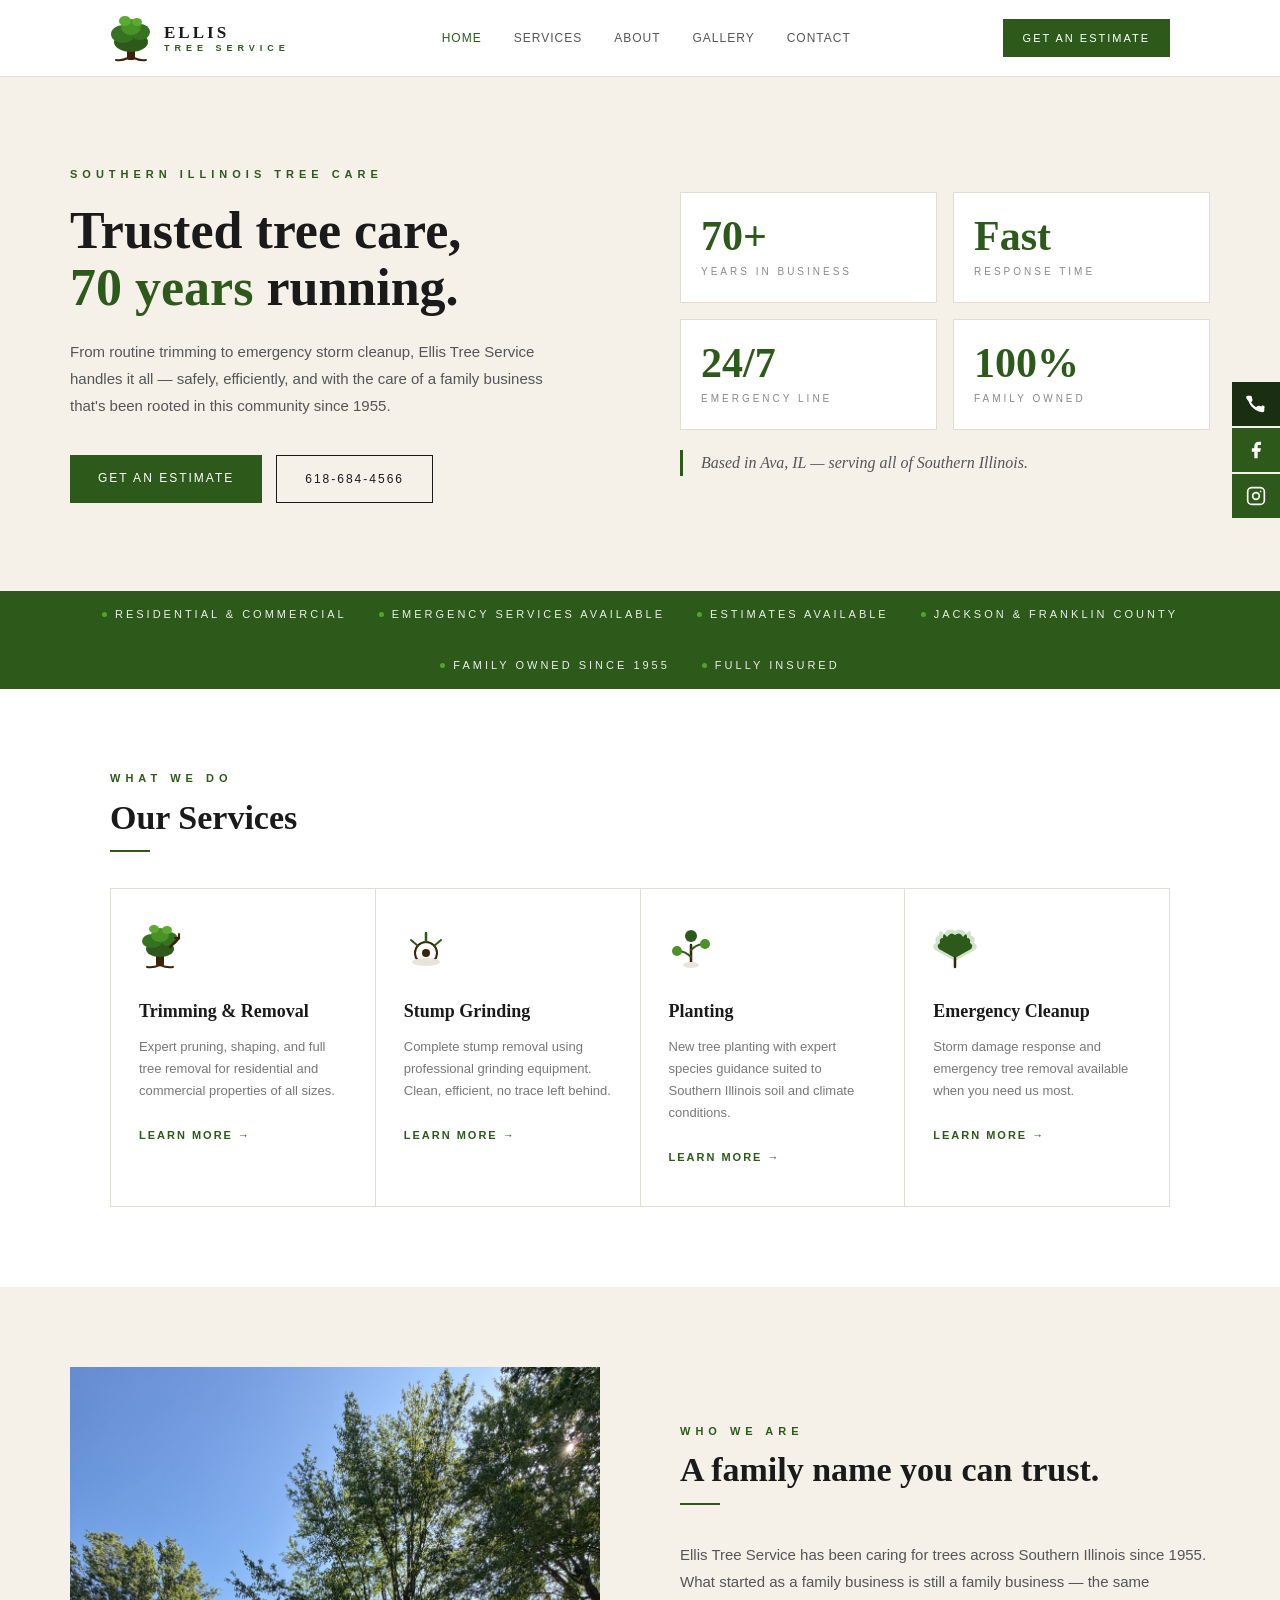
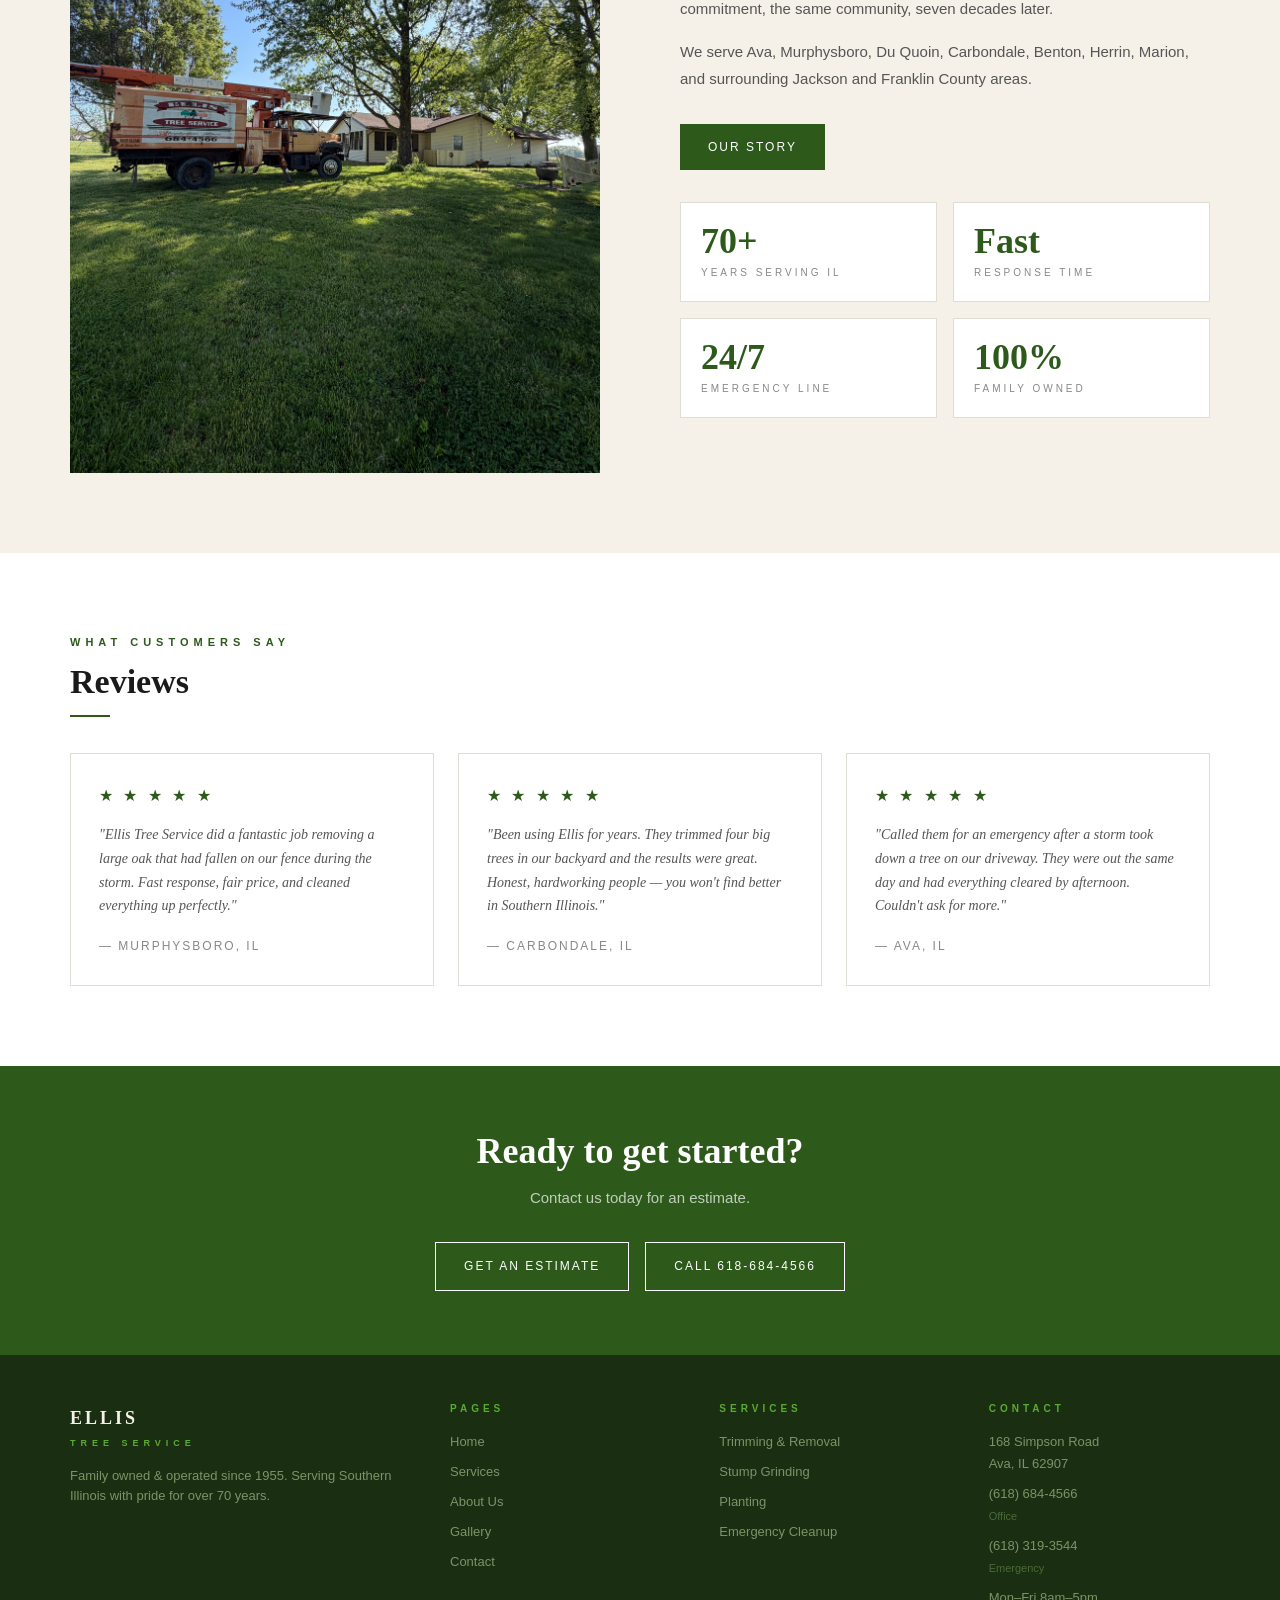
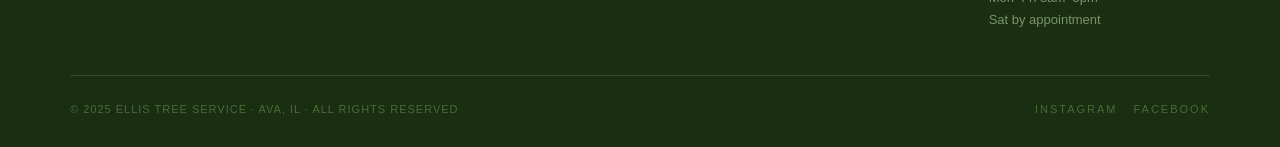
<file: index.html>
<!DOCTYPE html>
<html lang="en">
<head>
  <meta charset="UTF-8"/>
  <link rel="sitemap" type="application/xml" href="/sitemap.xml">
  <link rel="icon" type="image/x-icon" href="favicon.ico">
  <link rel="apple-touch-icon" href="favicon.ico">
  <meta name="viewport" content="width=device-width, initial-scale=1.0"/>
  <meta name="description" content="Ellis Tree Service has served Southern Illinois for over 70 years. Tree removal, trimming, stump grinding &amp; emergency cleanup. Call for an estimate — (618) 684-4566."/>
  <title>Ellis Tree Service | Tree Removal &amp; Trimming in Ava, IL</title>
  <link rel="stylesheet" href="css/style.css"/>
  <script type="application/ld+json">
  {
    "@context": "https://schema.org",
    "@type": "LocalBusiness",
    "name": "Ellis Tree Service",
    "image": "https://www.ellistreeservice.com/images/ellis-logo.svg",
    "description": "Ellis Tree Service has proudly served Southern Illinois for over 70 years. Expert tree removal, trimming, stump grinding, planting, and emergency cleanup for residential and commercial properties.",
    "url": "https://www.ellistreeservice.com",
    "telephone": "(618) 684-4566",
    "address": {
      "@type": "PostalAddress",
      "streetAddress": "168 Simpson Road",
      "addressLocality": "Ava",
      "addressRegion": "IL",
      "postalCode": "62907",
      "addressCountry": "US"
    },
    "geo": {
      "@type": "GeoCoordinates",
      "latitude": 37.8781488,
      "longitude": -89.4096024
    },
    "openingHours": ["Mo-Fr 08:00-17:00"],
    "areaServed": ["Ava, IL","Murphysboro, IL","Du Quoin, IL","Carbondale, IL","Benton, IL","Herrin, IL","Marion, IL"],
    "sameAs": ["http://instagram.com/ellistreeil","https://www.facebook.com/share/1ASiptUKjM/"]
  }
  </script>
  <style>
    /* ── HOME SPECIFIC ── */
    .hero {
      background: var(--cream);
      padding: 88px 40px;
    }
    .hero-inner {
      max-width: 1140px;
      margin: 0 auto;
      display: grid;
      grid-template-columns: 1fr 1fr;
      gap: 80px;
      align-items: center;
    }
    .hero-eyebrow {
      font-size: 11px;
      color: var(--green-dark);
      letter-spacing: 5px;
      font-weight: 700;
      text-transform: uppercase;
      margin-bottom: 18px;
    }
    .hero h1 {
      font-size: 52px;
      color: var(--black);
      line-height: 1.1;
      margin-bottom: 22px;
    }
    .hero h1 em { color: var(--green-dark); font-style: normal; }
    .hero-sub {
      font-size: 15px;
      color: var(--gray);
      line-height: 1.8;
      margin-bottom: 36px;
      max-width: 480px;
    }
    .hero-btns { display: flex; gap: 14px; flex-wrap: wrap; }
    .hero-right { display: flex; flex-direction: column; gap: 20px; }
    .hero-badges { display: grid; grid-template-columns: 1fr 1fr; gap: 16px; }
    .hero-badge {
      background: #fff;
      border: 1px solid var(--border);
      padding: 22px 20px;
    }
    .hero-badge-num {
      font-family: Georgia, serif;
      font-size: 42px;
      font-weight: 700;
      color: var(--green-dark);
      line-height: 1;
    }
    .hero-badge-label {
      font-size: 10px;
      color: var(--gray-light);
      letter-spacing: 3px;
      text-transform: uppercase;
      margin-top: 6px;
    }
    .hero-quote {
      font-family: Georgia, serif;
      font-size: 16px;
      color: var(--gray);
      font-style: italic;
      line-height: 1.6;
      border-left: 3px solid var(--green-dark);
      padding-left: 18px;
    }

    /* services */
    .services-section { padding: 80px 0; }
    .services-grid {
      display: grid;
      grid-template-columns: repeat(4, 1fr);
      gap: 1px;
      background: var(--border);
      border: 1px solid var(--border);
      margin-top: 0;
    }
    .svc-card {
      background: #fff;
      padding: 36px 28px;
      transition: background 0.2s;
    }
    .svc-card:hover { background: #faf8f4; }
    .svc-icon { width: 44px; height: 44px; margin-bottom: 18px; }
    .svc-title {
      font-family: Georgia, serif;
      font-size: 18px;
      font-weight: 700;
      margin-bottom: 10px;
    }
    .svc-desc { font-size: 13px; color: #777; line-height: 1.7; margin-bottom: 18px; }
    .svc-link {
      font-size: 11px;
      color: var(--green-dark);
      letter-spacing: 2px;
      text-transform: uppercase;
      font-weight: 700;
      display: inline-flex;
      align-items: center;
      gap: 6px;
    }
    .svc-link:hover { color: var(--green-mid); }

    /* about strip */
    .about-strip {
      background: var(--cream);
      padding: 80px 40px;
    }
    .about-strip-inner {
      max-width: 1140px;
      margin: 0 auto;
      display: grid;
      grid-template-columns: 1fr 1fr;
      gap: 80px;
      align-items: center;
    }
    .about-photo {
      width: 100%;
      aspect-ratio: 4/3;
    }
    .about-stats {
      display: grid;
      grid-template-columns: 1fr 1fr;
      gap: 16px;
      margin-top: 32px;
    }
    .stat {
      background: #fff;
      padding: 20px;
      border: 1px solid var(--border);
    }
    .stat-num {
      font-family: Georgia, serif;
      font-size: 36px;
      font-weight: 700;
      color: var(--green-dark);
      line-height: 1;
    }
    .stat-label {
      font-size: 10px;
      color: var(--gray-light);
      letter-spacing: 3px;
      text-transform: uppercase;
      margin-top: 5px;
    }

    /* cta banner */
    .cta-banner {
      background: var(--green-dark);
      padding: 64px 40px;
      text-align: center;
    }
    .cta-banner h2 {
      font-size: 36px;
      color: #fff;
      margin-bottom: 12px;
    }
    .cta-banner p {
      font-size: 15px;
      color: rgba(255,255,255,0.7);
      margin-bottom: 32px;
    }
    .cta-btns { display: flex; gap: 16px; justify-content: center; flex-wrap: wrap; }

    /* testimonials */
    .testimonials { padding: 80px 40px; background: #fff; }
    .testimonials-inner { max-width: 1140px; margin: 0 auto; }
    .testimonials-grid {
      display: grid;
      grid-template-columns: repeat(3, 1fr);
      gap: 24px;
      margin-top: 0;
    }
    .testimonial {
      border: 1px solid var(--border);
      padding: 28px;
    }
    .testimonial-stars { color: var(--green-dark); font-size: 16px; margin-bottom: 14px; letter-spacing: 3px; }
    .testimonial-text { font-family: Georgia, serif; font-size: 14px; color: var(--gray); font-style: italic; line-height: 1.7; margin-bottom: 18px; }
    .testimonial-author { font-size: 12px; color: var(--gray-light); letter-spacing: 2px; text-transform: uppercase; }

    @media (max-width: 900px) {
      .hero-inner { grid-template-columns: 1fr; gap: 40px; }
      .hero h1 { font-size: 36px; }
      .services-grid { grid-template-columns: 1fr 1fr; }
      .about-strip-inner { grid-template-columns: 1fr; }
      .testimonials-grid { grid-template-columns: 1fr; }
    }
    @media (max-width: 600px) {
      .hero { padding: 48px 20px; }
      .services-grid { grid-template-columns: 1fr; }
    }
  </style>
</head>
<body>

<!-- NAV -->
<nav class="nav">
  <div class="nav-inner">
    <a href="index.html" class="nav-logo">
      <svg viewBox="0 0 42 48" xmlns="http://www.w3.org/2000/svg">
        <path d="M18 44 Q12 47 6 46 M24 44 Q30 47 36 46" stroke="#3b2208" stroke-width="2" fill="none" stroke-linecap="round"/>
        <rect x="17" y="32" width="8" height="14" rx="2" fill="#3b2208"/>
        <ellipse cx="21" cy="28" rx="17" ry="10" fill="#2d5a1b"/>
        <ellipse cx="13" cy="20" rx="12" ry="9" fill="#357320"/>
        <ellipse cx="30" cy="18" rx="10" ry="8" fill="#357320"/>
        <ellipse cx="21" cy="13" rx="10" ry="8" fill="#4a9128"/>
        <ellipse cx="15" cy="7" rx="6" ry="5" fill="#5aab30"/>
        <ellipse cx="27" cy="8" rx="5" ry="4" fill="#5aab30"/>
      </svg>
      <div class="nav-brand">ELLIS<span>TREE SERVICE</span></div>
    </a>
    <div class="nav-links">
      <a href="index.html" class="active">Home</a>
      <a href="services.html">Services</a>
      <a href="about.html">About</a>
      <a href="gallery.html">Gallery</a>
      <a href="contact.html">Contact</a>
    </div>
    <a href="contact.html" class="nav-cta">Get an Estimate</a>
    <div class="nav-hamburger"><span></span><span></span><span></span></div>
  </div>
</nav>

<!-- HERO -->
<section class="hero">
  <div class="hero-inner">
    <div>
      <div class="hero-eyebrow">Southern Illinois Tree Care</div>
      <h1>Trusted tree care,<br><em>70 years</em> running.</h1>
      <p class="hero-sub">From routine trimming to emergency storm cleanup, Ellis Tree Service handles it all — safely, efficiently, and with the care of a family business that's been rooted in this community since 1955.</p>
      <div class="hero-btns">
        <a href="contact.html" class="btn btn-primary">Get an Estimate</a>
        <a href="tel:6186844566" class="btn btn-outline">618-684-4566</a>
      </div>
    </div>
    <div class="hero-right">
      <div class="hero-badges">
        <div class="hero-badge">
          <div class="hero-badge-num">70+</div>
          <div class="hero-badge-label">Years in Business</div>
        </div>
        <div class="hero-badge">
          <div class="hero-badge-num">Fast</div>
          <div class="hero-badge-label">Response Time</div>
        </div>
        <div class="hero-badge">
          <div class="hero-badge-num">24/7</div>
          <div class="hero-badge-label">Emergency Line</div>
        </div>
        <div class="hero-badge">
          <div class="hero-badge-num">100%</div>
          <div class="hero-badge-label">Family Owned</div>
        </div>
      </div>
      <p class="hero-quote">Based in Ava, IL — serving all of Southern Illinois.</p>
    </div>
  </div>
</section>

<!-- TRUST BAR -->
<div class="trust-bar">
  <div class="trust-bar-inner">
    <div class="trust-item"><div class="trust-dot"></div>Residential &amp; Commercial</div>
    <div class="trust-item"><div class="trust-dot"></div>Emergency Services Available</div>
    <div class="trust-item"><div class="trust-dot"></div>Estimates Available</div>
    <div class="trust-item"><div class="trust-dot"></div>Jackson &amp; Franklin County</div>
    <div class="trust-item"><div class="trust-dot"></div>Family Owned Since 1955</div>
    <div class="trust-item"><div class="trust-dot"></div>Fully Insured</div>
  </div>
</div>

<!-- SERVICES -->
<section class="services-section">
  <div class="container">
    <div class="section-label">What We Do</div>
    <h2 class="section-h2">Our Services</h2>
    <div class="section-rule"></div>
  </div>
  <div class="container">
    <div class="services-grid">
      <div class="svc-card">
        <svg class="svc-icon" viewBox="0 0 44 44" xmlns="http://www.w3.org/2000/svg">
          <path d="M21 40 Q14 43 8 42 M21 40 Q28 43 34 42" stroke="#3b2208" stroke-width="2" fill="none" stroke-linecap="round"/>
          <rect x="17" y="28" width="8" height="13" rx="2" fill="#3b2208"/>
          <ellipse cx="21" cy="24" rx="14" ry="8" fill="#2d5a1b"/>
          <ellipse cx="13" cy="16" rx="10" ry="7" fill="#357320"/>
          <ellipse cx="30" cy="14" rx="9" ry="7" fill="#357320"/>
          <ellipse cx="21" cy="10" rx="9" ry="7" fill="#4a9128"/>
          <ellipse cx="15" cy="4" rx="5" ry="4" fill="#5aab30"/>
          <ellipse cx="28" cy="5" rx="5" ry="4" fill="#5aab30"/>
          <line x1="31" y1="22" x2="40" y2="13" stroke="#3b2208" stroke-width="2.5" stroke-linecap="round"/>
          <line x1="36" y1="13" x2="40" y2="13" stroke="#3b2208" stroke-width="2" stroke-linecap="round"/>
          <line x1="40" y1="13" x2="40" y2="9" stroke="#3b2208" stroke-width="2" stroke-linecap="round"/>
        </svg>
        <div class="svc-title">Trimming &amp; Removal</div>
        <div class="svc-desc">Expert pruning, shaping, and full tree removal for residential and commercial properties of all sizes.</div>
        <a href="tree-trimming.html" class="svc-link">Learn More →</a>
      </div>
      <div class="svc-card">
        <svg class="svc-icon" viewBox="0 0 44 44" xmlns="http://www.w3.org/2000/svg">
          <circle cx="22" cy="28" r="11" fill="none" stroke="#3b2208" stroke-width="2"/>
          <circle cx="22" cy="28" r="4" fill="#3b2208"/>
          <line x1="22" y1="17" x2="22" y2="8" stroke="#2d5a1b" stroke-width="2.5" stroke-linecap="round"/>
          <line x1="14" y1="21" x2="7" y2="15" stroke="#2d5a1b" stroke-width="2" stroke-linecap="round"/>
          <line x1="30" y1="21" x2="37" y2="15" stroke="#2d5a1b" stroke-width="2" stroke-linecap="round"/>
          <ellipse cx="22" cy="37" rx="14" ry="4" fill="#e8e4dc"/>
        </svg>
        <div class="svc-title">Stump Grinding</div>
        <div class="svc-desc">Complete stump removal using professional grinding equipment. Clean, efficient, no trace left behind.</div>
        <a href="stump-grinding.html" class="svc-link">Learn More →</a>
      </div>
      <div class="svc-card">
        <svg class="svc-icon" viewBox="0 0 44 44" xmlns="http://www.w3.org/2000/svg">
          <line x1="22" y1="40" x2="22" y2="20" stroke="#3b2208" stroke-width="2.5" stroke-linecap="round"/>
          <path d="M22 32 Q15 25 8 27" stroke="#2d5a1b" stroke-width="2" fill="none" stroke-linecap="round"/>
          <path d="M22 25 Q29 18 36 20" stroke="#2d5a1b" stroke-width="2" fill="none" stroke-linecap="round"/>
          <ellipse cx="22" cy="40" rx="8" ry="3" fill="#e8e4dc"/>
          <circle cx="8" cy="26" r="5" fill="#4a9128"/>
          <circle cx="36" cy="19" r="5" fill="#4a9128"/>
          <circle cx="22" cy="11" r="6" fill="#2d5a1b"/>
        </svg>
        <div class="svc-title">Planting</div>
        <div class="svc-desc">New tree planting with expert species guidance suited to Southern Illinois soil and climate conditions.</div>
        <a href="contact.html" class="svc-link">Learn More →</a>
      </div>
      <div class="svc-card">
        <svg class="svc-icon" viewBox="0 0 44 44" xmlns="http://www.w3.org/2000/svg">
          <path d="M22 6 Q29 2 33 9 Q38 2 38 11 Q43 11 41 18 Q46 20 42 25 L22 36 L2 25 Q-2 20 3 18 Q1 11 6 11 Q6 2 11 9 Q15 2 22 6 Z" fill="#4a9128" opacity="0.25"/>
          <path d="M22 10 Q27 6 30 12 Q34 6 34 13 Q38 13 37 18 Q41 20 38 24 L22 33 L6 24 Q3 20 7 18 Q6 13 10 13 Q10 6 14 12 Q18 6 22 10 Z" fill="#2d5a1b"/>
          <line x1="22" y1="33" x2="22" y2="42" stroke="#3b2208" stroke-width="2.5" stroke-linecap="round"/>
        </svg>
        <div class="svc-title">Emergency Cleanup</div>
        <div class="svc-desc">Storm damage response and emergency tree removal available when you need us most.</div>
        <a href="emergency-cleanup.html" class="svc-link">Learn More →</a>
      </div>
    </div>
  </div>
</section>

<!-- ABOUT STRIP -->
<section class="about-strip">
  <div class="about-strip-inner">
    <img src="buckettruck.JPG" alt="Ellis Tree Service bucket truck at job site Ava IL Southern Illinois" style="width:100%;min-height:340px;object-fit:cover;display:block;">
    <div>
      <div class="section-label">Who We Are</div>
      <h2 class="section-h2">A family name you can trust.</h2>
      <div class="section-rule"></div>
      <p style="font-size:15px;color:var(--gray);line-height:1.8;margin-bottom:16px;">Ellis Tree Service has been caring for trees across Southern Illinois since 1955. What started as a family business is still a family business — the same commitment, the same community, seven decades later.</p>
      <p style="font-size:15px;color:var(--gray);line-height:1.8;margin-bottom:32px;">We serve Ava, Murphysboro, Du Quoin, Carbondale, Benton, Herrin, Marion, and surrounding Jackson and Franklin County areas.</p>
      <a href="about.html" class="btn btn-primary">Our Story</a>
      <div class="about-stats">
        <div class="stat"><div class="stat-num">70+</div><div class="stat-label">Years Serving IL</div></div>
        <div class="stat"><div class="stat-num">Fast</div><div class="stat-label">Response Time</div></div>
        <div class="stat"><div class="stat-num">24/7</div><div class="stat-label">Emergency Line</div></div>
        <div class="stat"><div class="stat-num">100%</div><div class="stat-label">Family Owned</div></div>
      </div>
    </div>
  </div>
</section>

<!-- TESTIMONIALS -->
<section class="testimonials">
  <div class="testimonials-inner">
    <div class="section-label">What Customers Say</div>
    <h2 class="section-h2">Reviews</h2>
    <div class="section-rule"></div>
    <div class="testimonials-grid">
      <div class="testimonial">
        <div class="testimonial-stars">★ ★ ★ ★ ★</div>
        <p class="testimonial-text">"Ellis Tree Service did a fantastic job removing a large oak that had fallen on our fence during the storm. Fast response, fair price, and cleaned everything up perfectly."</p>
        <div class="testimonial-author">— Murphysboro, IL</div>
      </div>
      <div class="testimonial">
        <div class="testimonial-stars">★ ★ ★ ★ ★</div>
        <p class="testimonial-text">"Been using Ellis for years. They trimmed four big trees in our backyard and the results were great. Honest, hardworking people — you won't find better in Southern Illinois."</p>
        <div class="testimonial-author">— Carbondale, IL</div>
      </div>
      <div class="testimonial">
        <div class="testimonial-stars">★ ★ ★ ★ ★</div>
        <p class="testimonial-text">"Called them for an emergency after a storm took down a tree on our driveway. They were out the same day and had everything cleared by afternoon. Couldn't ask for more."</p>
        <div class="testimonial-author">— Ava, IL</div>
      </div>
    </div>
  </div>
</section>

<!-- CTA BANNER -->
<section class="cta-banner">
  <h2>Ready to get started?</h2>
  <p>Contact us today for an estimate.</p>
  <div class="cta-btns">
    <a href="contact.html" class="btn btn-outline-white">Get an Estimate</a>
    <a href="tel:6186844566" class="btn btn-outline-white">Call 618-684-4566</a>
  </div>
</section>

<!-- FOOTER -->
<footer>
  <div class="footer-inner">
    <div class="footer-top">
      <div>
        <div class="footer-brand">ELLIS<span>TREE SERVICE</span></div>
        <p class="footer-tagline">Family owned &amp; operated since 1955. Serving Southern Illinois with pride for over 70 years.</p>
      </div>
      <div class="footer-col">
        <h4>Pages</h4>
        <a href="index.html">Home</a>
        <a href="services.html">Services</a>
        <a href="about.html">About Us</a>
        <a href="gallery.html">Gallery</a>
        <a href="contact.html">Contact</a>
      </div>
      <div class="footer-col">
        <h4>Services</h4>
        <a href="tree-trimming.html">Trimming &amp; Removal</a>
        <a href="stump-grinding.html">Stump Grinding</a>
        <a href="contact.html">Planting</a>
        <a href="emergency-cleanup.html">Emergency Cleanup</a>
      </div>
      <div class="footer-col">
        <h4>Contact</h4>
        <p>168 Simpson Road<br>Ava, IL 62907</p>
        <p style="margin-top:8px;">(618) 684-4566<br><span style="font-size:11px;color:#4a6a38;">Office</span></p>
        <p style="margin-top:4px;">(618) 319-3544<br><span style="font-size:11px;color:#4a6a38;">Emergency</span></p>
        <p style="margin-top:8px;">Mon–Fri 8am–5pm<br>Sat by appointment</p>
      </div>
    </div>
    <div class="footer-bottom">
      <p class="footer-copy">© 2025 ELLIS TREE SERVICE · AVA, IL · ALL RIGHTS RESERVED</p>
      <div class="footer-social">
        <a href="http://instagram.com/ellistreeil" target="_blank">Instagram</a>
        <a href="https://www.facebook.com/share/1ASiptUKjM/" target="_blank">Facebook</a>
      </div>
    </div>
  </div>
</footer>

<script src="js/site.js"></script>

<div style="position:fixed;right:0;top:50%;transform:translateY(-50%);z-index:999;display:flex;flex-direction:column;gap:2px;">
  <a href="tel:6186844566" style="background:#1a2e12;color:#fff;padding:12px 14px;display:flex;align-items:center;justify-content:center;text-decoration:none;" onmouseover="this.style.background='#2d5a1b'" onmouseout="this.style.background='#1a2e12'" title="Call Us">
    <svg width="20" height="20" viewBox="0 0 24 24" fill="white" xmlns="http://www.w3.org/2000/svg"><path d="M22 16.92v3a2 2 0 01-2.18 2 19.79 19.79 0 01-8.63-3.07A19.5 19.5 0 013.07 8.63 19.79 19.79 0 01.08 4.12 2 2 0 012 2h3a2 2 0 012 1.72c.127.96.361 1.903.7 2.81a2 2 0 01-.45 2.11L6.09 9.91a16 16 0 006 6l1.27-1.27a2 2 0 012.11-.45c.907.339 1.85.573 2.81.7A2 2 0 0122 16.92z"/></svg>
  </a>
  <a href="https://www.facebook.com/share/1ASiptUKjM/" target="_blank" style="background:#2d5a1b;color:#fff;padding:12px 14px;display:flex;align-items:center;justify-content:center;text-decoration:none;" onmouseover="this.style.background='#357320'" onmouseout="this.style.background='#2d5a1b'" title="Facebook">
    <svg width="20" height="20" viewBox="0 0 24 24" fill="white"><path d="M18 2h-3a5 5 0 00-5 5v3H7v4h3v8h4v-8h3l1-4h-4V7a1 1 0 011-1h3z"/></svg>
  </a>
  <a href="http://instagram.com/ellistreeil" target="_blank" style="background:#2d5a1b;color:#fff;padding:12px 14px;display:flex;align-items:center;justify-content:center;text-decoration:none;" onmouseover="this.style.background='#357320'" onmouseout="this.style.background='#2d5a1b'" title="Instagram">
    <svg width="20" height="20" viewBox="0 0 24 24" fill="none" stroke="white" stroke-width="2"><rect x="2" y="2" width="20" height="20" rx="5" ry="5"/><circle cx="12" cy="12" r="4"/><circle cx="17.5" cy="6.5" r="1" fill="white" stroke="none"/></svg>
  </a>
</div>

<!-- Mobile Sticky Call Button -->
<style>
  .mobile-call-btn {
    display: none;
    position: fixed;
    bottom: 0;
    left: 0;
    right: 0;
    z-index: 1000;
    background: #2d5a1b;
    color: #fff;
    text-align: center;
    padding: 16px;
    font-family: Arial, sans-serif;
    font-size: 15px;
    font-weight: 700;
    letter-spacing: 2px;
    text-transform: uppercase;
    text-decoration: none;
  }
  .mobile-call-btn:hover { background: #357320; }
  @media (max-width: 768px) {
    .mobile-call-btn { display: block; }
    body { padding-bottom: 56px; }
  }
</style>
<a href="tel:6186844566" class="mobile-call-btn">📞 Call Now — (618) 684-4566</a>
</body>
</html>
</file>
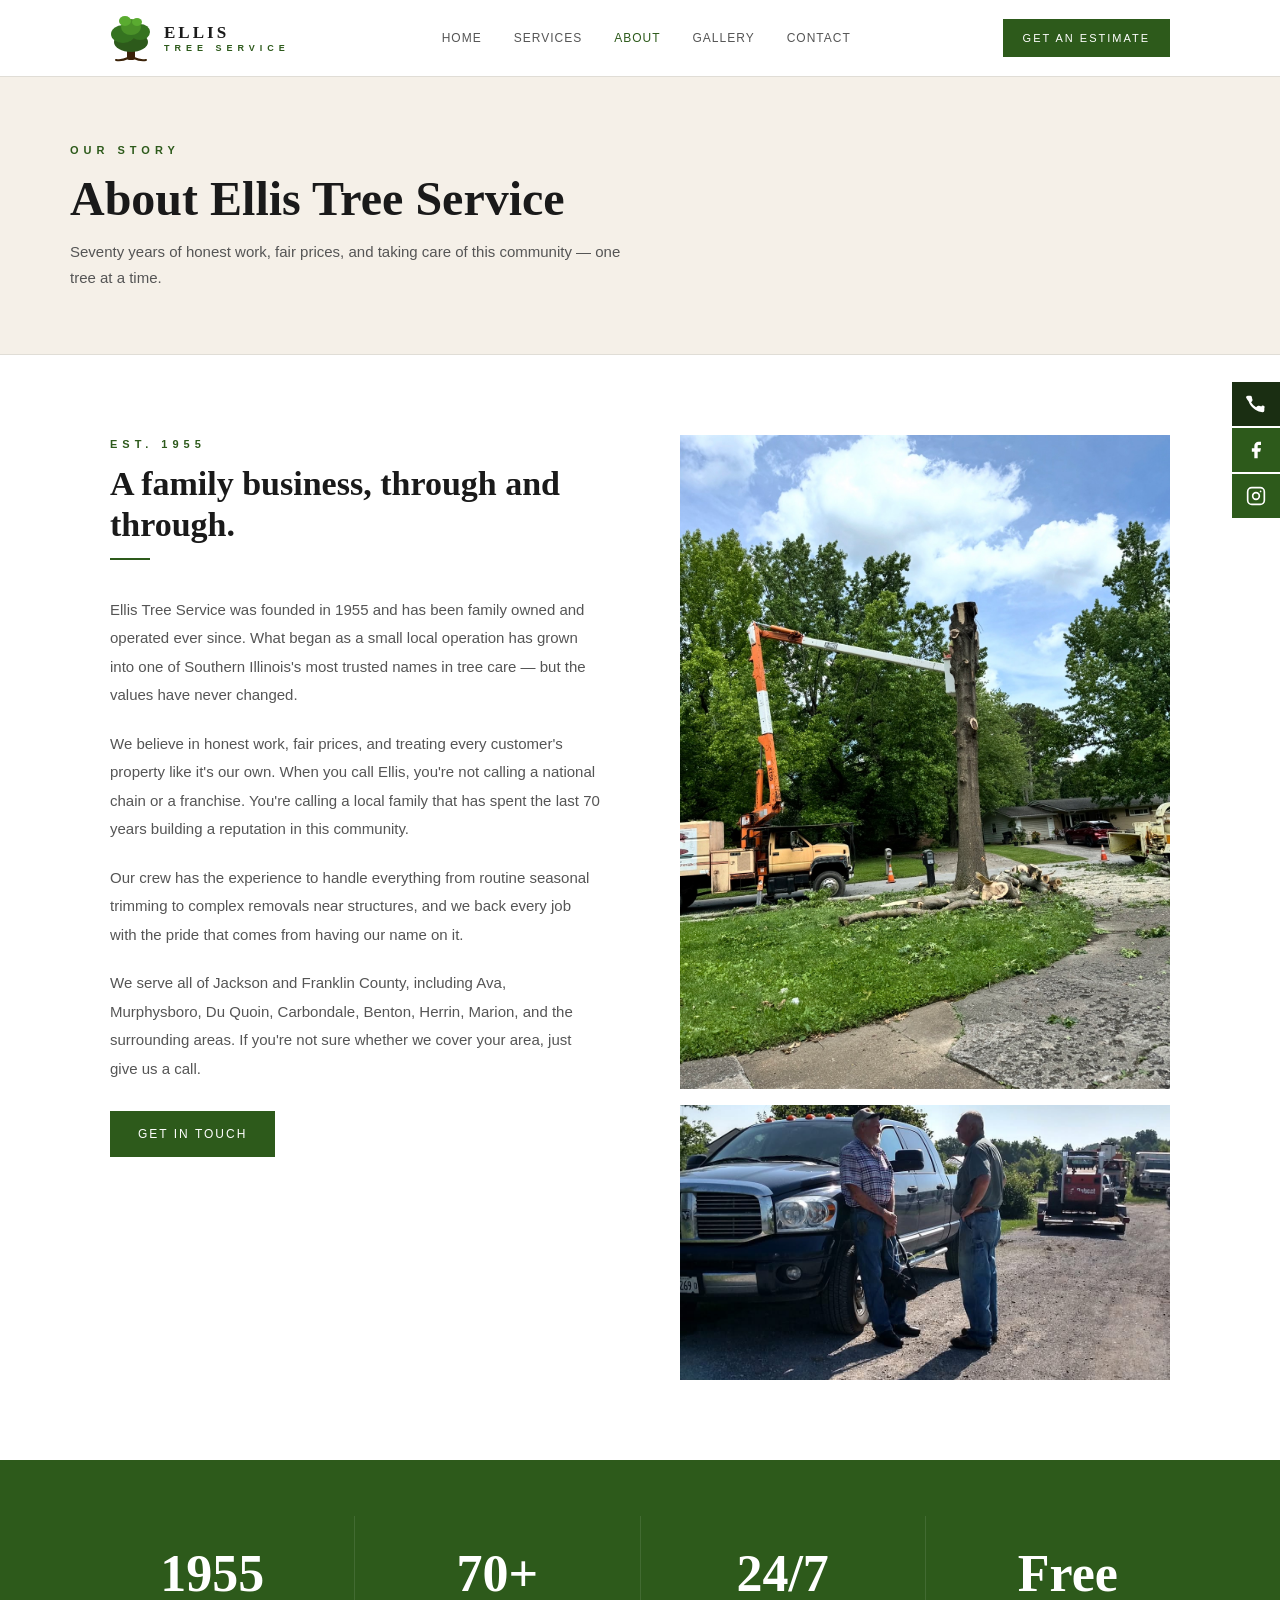
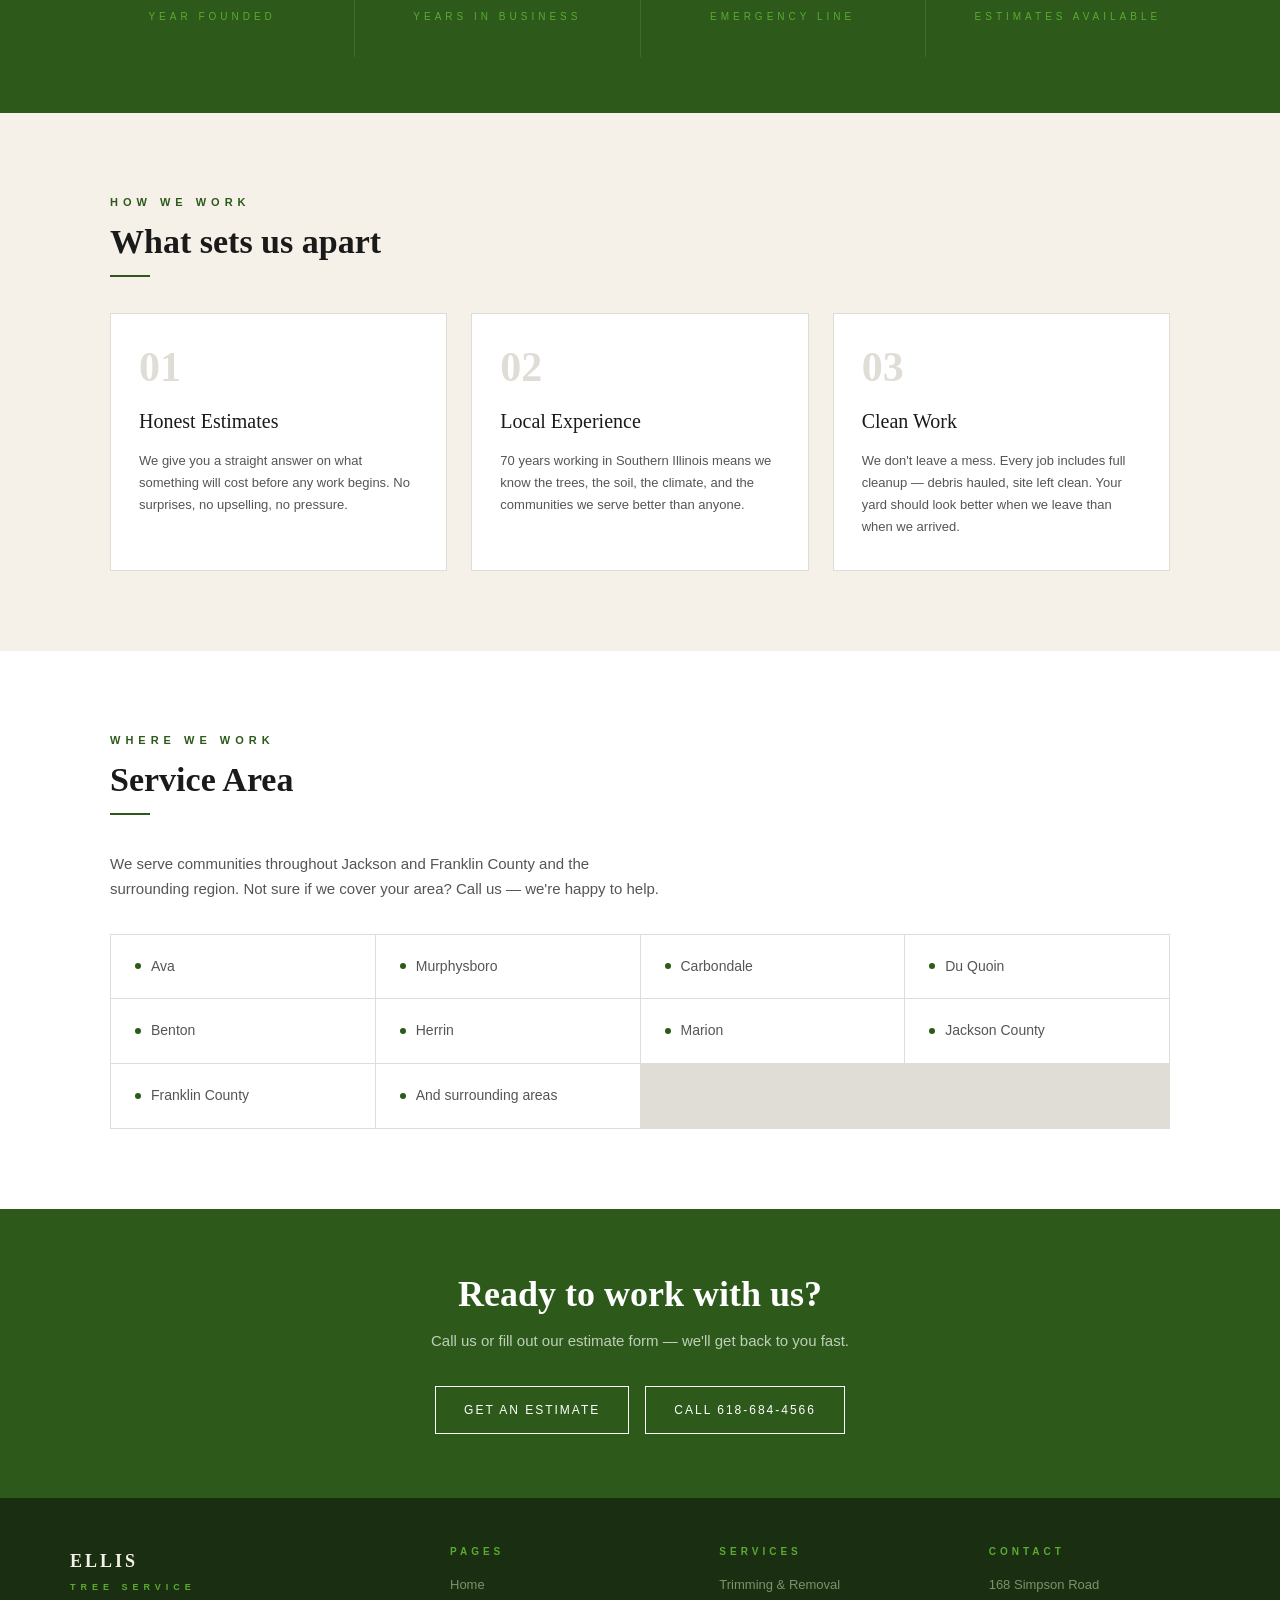
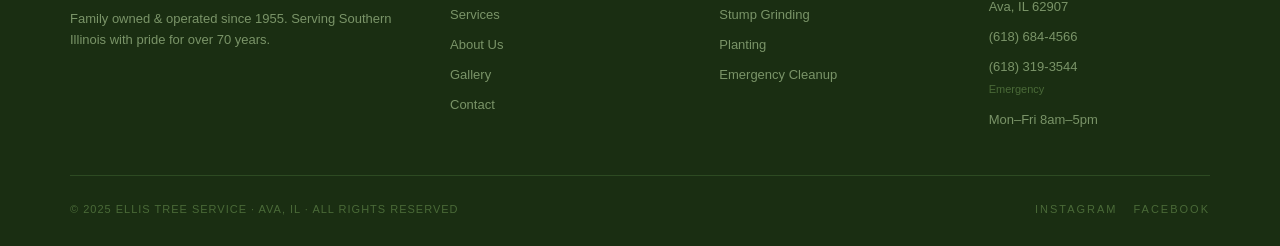
<file: about.html>
<!DOCTYPE html>
<html lang="en">
<head>
  <meta charset="UTF-8"/>
  <link rel="sitemap" type="application/xml" href="/sitemap.xml">
  <link rel="icon" type="image/x-icon" href="favicon.ico">
  <link rel="apple-touch-icon" href="favicon.ico">
  <meta name="viewport" content="width=device-width, initial-scale=1.0"/>
  <meta name="description" content="Discover Ellis Tree Service — 70 years of family-owned tree care in Southern Illinois. Serving Ava, Murphysboro, Carbondale and beyond since 1955."/>
  <title>About Us | Ellis Tree Service</title>
  <link rel="stylesheet" href="css/style.css"/>
  <style>
    .about-story {
      padding: 80px 0;
    }
    .about-story-inner {
      max-width: 1140px;
      margin: 0 auto;
      padding: 0 40px;
      display: grid;
      grid-template-columns: 1fr 1fr;
      gap: 80px;
      align-items: start;
    }
    .about-story p { font-size: 15px; color: var(--gray); line-height: 1.9; margin-bottom: 20px; }
    .about-photo-main { width: 100%; aspect-ratio: 3/4; }
    .about-photo-secondary { width: 100%; aspect-ratio: 16/9; margin-top: 16px; }

    .stats-bar {
      background: var(--green-dark);
      padding: 56px 40px;
    }
    .stats-bar-inner {
      max-width: 1140px;
      margin: 0 auto;
      display: grid;
      grid-template-columns: repeat(4, 1fr);
      gap: 1px;
      background: rgba(255,255,255,0.1);
    }
    .stat-block {
      background: var(--green-dark);
      padding: 32px 24px;
      text-align: center;
    }
    .stat-block-num {
      font-family: Georgia, serif;
      font-size: 52px;
      font-weight: 700;
      color: #fff;
      line-height: 1;
    }
    .stat-block-label {
      font-size: 10px;
      color: var(--green-light);
      letter-spacing: 4px;
      text-transform: uppercase;
      margin-top: 8px;
    }

    .values { padding: 80px 0; background: var(--cream); }
    .values-inner { max-width: 1140px; margin: 0 auto; padding: 0 40px; }
    .values-grid {
      display: grid;
      grid-template-columns: repeat(3, 1fr);
      gap: 24px;
    }
    .value-card {
      background: #fff;
      border: 1px solid var(--border);
      padding: 32px 28px;
    }
    .value-num {
      font-family: Georgia, serif;
      font-size: 42px;
      font-weight: 700;
      color: var(--border);
      line-height: 1;
      margin-bottom: 16px;
    }
    .value-title { font-family: Georgia, serif; font-size: 20px; margin-bottom: 12px; }
    .value-desc { font-size: 13px; color: var(--gray); line-height: 1.7; }

    .service-area { padding: 80px 0; }
    .service-area-inner { max-width: 1140px; margin: 0 auto; padding: 0 40px; }
    .area-grid {
      display: grid;
      grid-template-columns: repeat(4, 1fr);
      gap: 1px;
      background: var(--border);
      border: 1px solid var(--border);
    }
    .area-cell {
      background: #fff;
      padding: 20px 24px;
      font-size: 14px;
      color: var(--gray);
      display: flex;
      align-items: center;
      gap: 10px;
    }
    .area-dot { width: 6px; height: 6px; background: var(--green-dark); border-radius: 50%; flex-shrink: 0; }

    @media (max-width: 900px) {
      .about-story-inner { grid-template-columns: 1fr; gap: 40px; }
      .stats-bar-inner { grid-template-columns: 1fr 1fr; }
      .values-grid { grid-template-columns: 1fr; }
      .area-grid { grid-template-columns: 1fr 1fr; }
    }
  </style>
  <!-- Google tag (gtag.js) -->
  <script async src="https://www.googletagmanager.com/gtag/js?id=AW-17616495699"></script>
  <script>
    window.dataLayer = window.dataLayer || [];
    function gtag(){dataLayer.push(arguments);}
    gtag('js', new Date());
    gtag('config', 'AW-17616495699');
  </script>
</head>
<body>

<nav class="nav">
  <div class="nav-inner">
    <a href="index.html" class="nav-logo">
      <svg viewBox="0 0 42 48" xmlns="http://www.w3.org/2000/svg">
        <path d="M18 44 Q12 47 6 46 M24 44 Q30 47 36 46" stroke="#3b2208" stroke-width="2" fill="none" stroke-linecap="round"/>
        <rect x="17" y="32" width="8" height="14" rx="2" fill="#3b2208"/>
        <ellipse cx="21" cy="28" rx="17" ry="10" fill="#2d5a1b"/>
        <ellipse cx="13" cy="20" rx="12" ry="9" fill="#357320"/>
        <ellipse cx="30" cy="18" rx="10" ry="8" fill="#357320"/>
        <ellipse cx="21" cy="13" rx="10" ry="8" fill="#4a9128"/>
        <ellipse cx="15" cy="7" rx="6" ry="5" fill="#5aab30"/>
        <ellipse cx="27" cy="8" rx="5" ry="4" fill="#5aab30"/>
      </svg>
      <div class="nav-brand">ELLIS<span>TREE SERVICE</span></div>
    </a>
    <div class="nav-links">
      <a href="index.html">Home</a>
      <a href="services.html">Services</a>
      <a href="about.html" class="active">About</a>
      <a href="gallery.html">Gallery</a>
      <a href="contact.html">Contact</a>
    </div>
    <a href="contact.html" class="nav-cta">Get an Estimate</a>
    <div class="nav-hamburger"><span></span><span></span><span></span></div>
  </div>
</nav>

<div class="page-hero">
  <div class="page-hero-inner">
    <div class="section-label">Our Story</div>
    <h1>About Ellis Tree Service</h1>
    <p>Seventy years of honest work, fair prices, and taking care of this community — one tree at a time.</p>
  </div>
</div>

<!-- STORY -->
<section class="about-story">
  <div class="about-story-inner">
    <div>
      <div class="section-label">Est. 1955</div>
      <h2 class="section-h2">A family business, through and through.</h2>
      <div class="section-rule"></div>
      <p>Ellis Tree Service was founded in 1955 and has been family owned and operated ever since. What began as a small local operation has grown into one of Southern Illinois's most trusted names in tree care — but the values have never changed.</p>
      <p>We believe in honest work, fair prices, and treating every customer's property like it's our own. When you call Ellis, you're not calling a national chain or a franchise. You're calling a local family that has spent the last 70 years building a reputation in this community.</p>
      <p>Our crew has the experience to handle everything from routine seasonal trimming to complex removals near structures, and we back every job with the pride that comes from having our name on it.</p>
      <p>We serve all of Jackson and Franklin County, including Ava, Murphysboro, Du Quoin, Carbondale, Benton, Herrin, Marion, and the surrounding areas. If you're not sure whether we cover your area, just give us a call.</p>
      <a href="contact.html" class="btn btn-primary" style="margin-top:8px;">Get in Touch</a>
    </div>
    <div>
      <img src="IMG_1282.jpeg" alt="Ellis Tree Service family owned tree company Ava IL Southern Illinois" style="width:100%;aspect-ratio:3/4;object-fit:cover;display:block;">
      <img src="IMG_1275.jpeg" alt="Ellis Tree Service crew and equipment Southern Illinois tree removal" style="width:100%;aspect-ratio:16/9;object-fit:cover;display:block;margin-top:16px;">
    </div>
  </div>
</section>

<!-- STATS BAR -->
<section class="stats-bar">
  <div class="stats-bar-inner">
    <div class="stat-block"><div class="stat-block-num">1955</div><div class="stat-block-label">Year Founded</div></div>
    <div class="stat-block"><div class="stat-block-num">70+</div><div class="stat-block-label">Years in Business</div></div>
    <div class="stat-block"><div class="stat-block-num">24/7</div><div class="stat-block-label">Emergency Line</div></div>
    <div class="stat-block"><div class="stat-block-num">Free</div><div class="stat-block-label">Estimates Available</div></div>
  </div>
</section>

<!-- VALUES -->
<section class="values">
  <div class="values-inner">
    <div class="section-label">How We Work</div>
    <h2 class="section-h2">What sets us apart</h2>
    <div class="section-rule"></div>
    <div class="values-grid">
      <div class="value-card">
        <div class="value-num">01</div>
        <div class="value-title">Honest Estimates</div>
        <p class="value-desc">We give you a straight answer on what something will cost before any work begins. No surprises, no upselling, no pressure.</p>
      </div>
      <div class="value-card">
        <div class="value-num">02</div>
        <div class="value-title">Local Experience</div>
        <p class="value-desc">70 years working in Southern Illinois means we know the trees, the soil, the climate, and the communities we serve better than anyone.</p>
      </div>
      <div class="value-card">
        <div class="value-num">03</div>
        <div class="value-title">Clean Work</div>
        <p class="value-desc">We don't leave a mess. Every job includes full cleanup — debris hauled, site left clean. Your yard should look better when we leave than when we arrived.</p>
      </div>
    </div>
  </div>
</section>

<!-- SERVICE AREA -->
<section class="service-area">
  <div class="service-area-inner">
    <div class="section-label">Where We Work</div>
    <h2 class="section-h2">Service Area</h2>
    <div class="section-rule"></div>
    <p style="font-size:15px;color:var(--gray);margin-bottom:32px;max-width:560px;">We serve communities throughout Jackson and Franklin County and the surrounding region. Not sure if we cover your area? Call us — we're happy to help.</p>
    <div class="area-grid">
      <div class="area-cell"><div class="area-dot"></div>Ava</div>
      <div class="area-cell"><div class="area-dot"></div>Murphysboro</div>
      <div class="area-cell"><div class="area-dot"></div>Carbondale</div>
      <div class="area-cell"><div class="area-dot"></div>Du Quoin</div>
      <div class="area-cell"><div class="area-dot"></div>Benton</div>
      <div class="area-cell"><div class="area-dot"></div>Herrin</div>
      <div class="area-cell"><div class="area-dot"></div>Marion</div>
      <div class="area-cell"><div class="area-dot"></div>Jackson County</div>
      <div class="area-cell"><div class="area-dot"></div>Franklin County</div>
      <div class="area-cell"><div class="area-dot"></div>And surrounding areas</div>
    </div>
  </div>
</section>

<!-- CTA -->
<section style="background:var(--green-dark);padding:64px 40px;text-align:center;">
  <h2 style="font-size:36px;color:#fff;margin-bottom:12px;">Ready to work with us?</h2>
  <p style="font-size:15px;color:rgba(255,255,255,0.7);margin-bottom:32px;">Call us or fill out our estimate form — we'll get back to you fast.</p>
  <div style="display:flex;gap:16px;justify-content:center;flex-wrap:wrap;">
    <a href="contact.html" class="btn btn-outline-white">Get an Estimate</a>
    <a href="tel:6186844566" class="btn btn-outline-white">Call 618-684-4566</a>
  </div>
</section>

<footer>
  <div class="footer-inner">
    <div class="footer-top">
      <div><div class="footer-brand">ELLIS<span>TREE SERVICE</span></div><p class="footer-tagline">Family owned &amp; operated since 1955. Serving Southern Illinois with pride for over 70 years.</p></div>
      <div class="footer-col"><h4>Pages</h4><a href="index.html">Home</a><a href="services.html">Services</a><a href="about.html">About Us</a><a href="gallery.html">Gallery</a><a href="contact.html">Contact</a></div>
      <div class="footer-col"><h4>Services</h4><a href="tree-trimming.html">Trimming &amp; Removal</a><a href="stump-grinding.html">Stump Grinding</a><a href="services.html#planting">Planting</a><a href="emergency-cleanup.html">Emergency Cleanup</a></div>
      <div class="footer-col"><h4>Contact</h4><p>168 Simpson Road<br>Ava, IL 62907</p><p style="margin-top:8px;">(618) 684-4566</p><p style="margin-top:4px;">(618) 319-3544<br><span style="font-size:11px;color:#4a6a38;">Emergency</span></p><p style="margin-top:8px;">Mon–Fri 8am–5pm</p></div>
    </div>
    <div class="footer-bottom">
      <p class="footer-copy">© 2025 ELLIS TREE SERVICE · AVA, IL · ALL RIGHTS RESERVED</p>
      <div class="footer-social"><a href="http://instagram.com/ellistreeil" target="_blank">Instagram</a><a href="https://www.facebook.com/share/1ASiptUKjM/" target="_blank">Facebook</a></div>
    </div>
  </div>
</footer>
<script src="js/site.js"></script>

<div style="position:fixed;right:0;top:50%;transform:translateY(-50%);z-index:999;display:flex;flex-direction:column;gap:2px;">
  <a href="tel:6186844566" style="background:#1a2e12;color:#fff;padding:12px 14px;display:flex;align-items:center;justify-content:center;text-decoration:none;" onmouseover="this.style.background='#2d5a1b'" onmouseout="this.style.background='#1a2e12'" title="Call Us">
    <svg width="20" height="20" viewBox="0 0 24 24" fill="white" xmlns="http://www.w3.org/2000/svg"><path d="M22 16.92v3a2 2 0 01-2.18 2 19.79 19.79 0 01-8.63-3.07A19.5 19.5 0 013.07 8.63 19.79 19.79 0 01.08 4.12 2 2 0 012 2h3a2 2 0 012 1.72c.127.96.361 1.903.7 2.81a2 2 0 01-.45 2.11L6.09 9.91a16 16 0 006 6l1.27-1.27a2 2 0 012.11-.45c.907.339 1.85.573 2.81.7A2 2 0 0122 16.92z"/></svg>
  </a>
  <a href="https://www.facebook.com/share/1ASiptUKjM/" target="_blank" style="background:#2d5a1b;color:#fff;padding:12px 14px;display:flex;align-items:center;justify-content:center;text-decoration:none;" onmouseover="this.style.background='#357320'" onmouseout="this.style.background='#2d5a1b'" title="Facebook">
    <svg width="20" height="20" viewBox="0 0 24 24" fill="white"><path d="M18 2h-3a5 5 0 00-5 5v3H7v4h3v8h4v-8h3l1-4h-4V7a1 1 0 011-1h3z"/></svg>
  </a>
  <a href="http://instagram.com/ellistreeil" target="_blank" style="background:#2d5a1b;color:#fff;padding:12px 14px;display:flex;align-items:center;justify-content:center;text-decoration:none;" onmouseover="this.style.background='#357320'" onmouseout="this.style.background='#2d5a1b'" title="Instagram">
    <svg width="20" height="20" viewBox="0 0 24 24" fill="none" stroke="white" stroke-width="2"><rect x="2" y="2" width="20" height="20" rx="5" ry="5"/><circle cx="12" cy="12" r="4"/><circle cx="17.5" cy="6.5" r="1" fill="white" stroke="none"/></svg>
  </a>
</div>

<!-- Mobile Sticky Call Button -->
<style>
  .mobile-call-btn {
    display: none;
    position: fixed;
    bottom: 0;
    left: 0;
    right: 0;
    z-index: 1000;
    background: #2d5a1b;
    color: #fff;
    text-align: center;
    padding: 16px;
    font-family: Arial, sans-serif;
    font-size: 15px;
    font-weight: 700;
    letter-spacing: 2px;
    text-transform: uppercase;
    text-decoration: none;
  }
  .mobile-call-btn:hover { background: #357320; }
  @media (max-width: 768px) {
    .mobile-call-btn { display: block; }
    body { padding-bottom: 56px; }
  }
</style>
<a href="tel:6186844566" class="mobile-call-btn">📞 Call Now — (618) 684-4566</a>
</body>
</html>
</file>
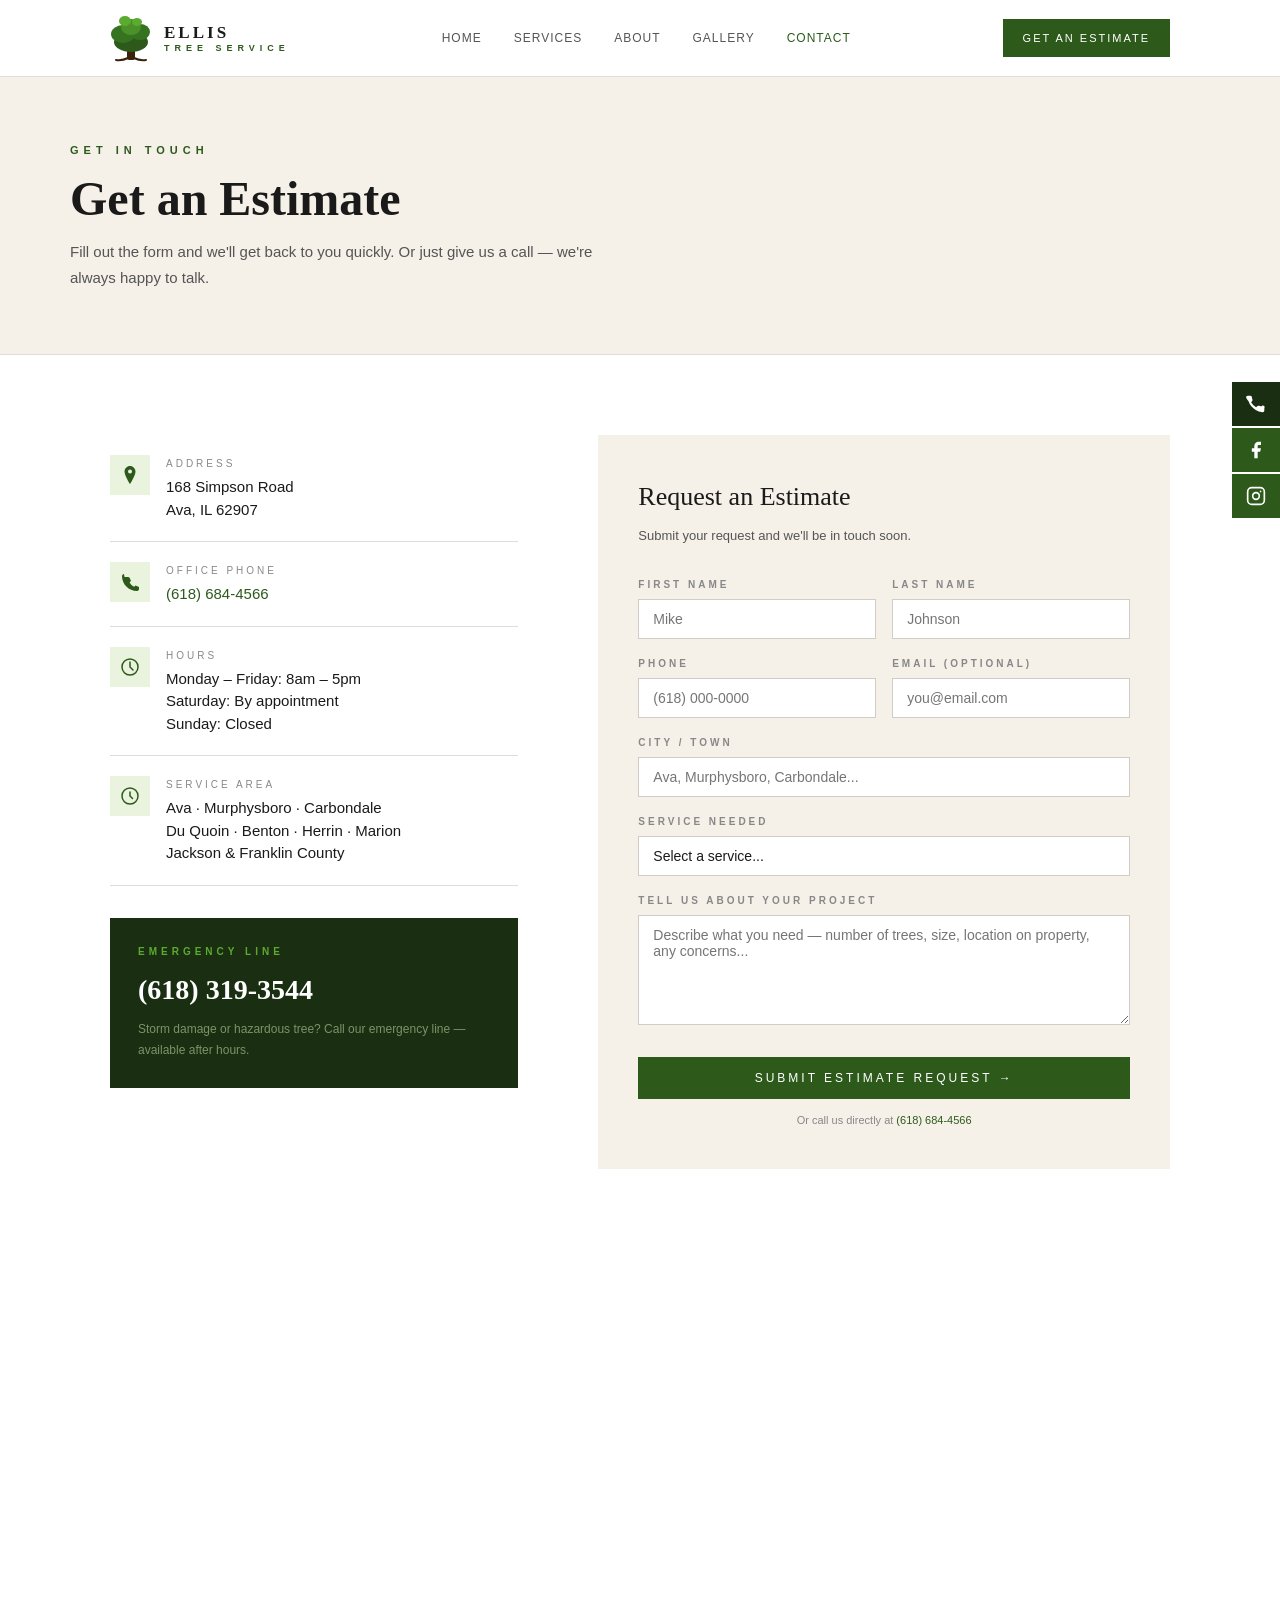
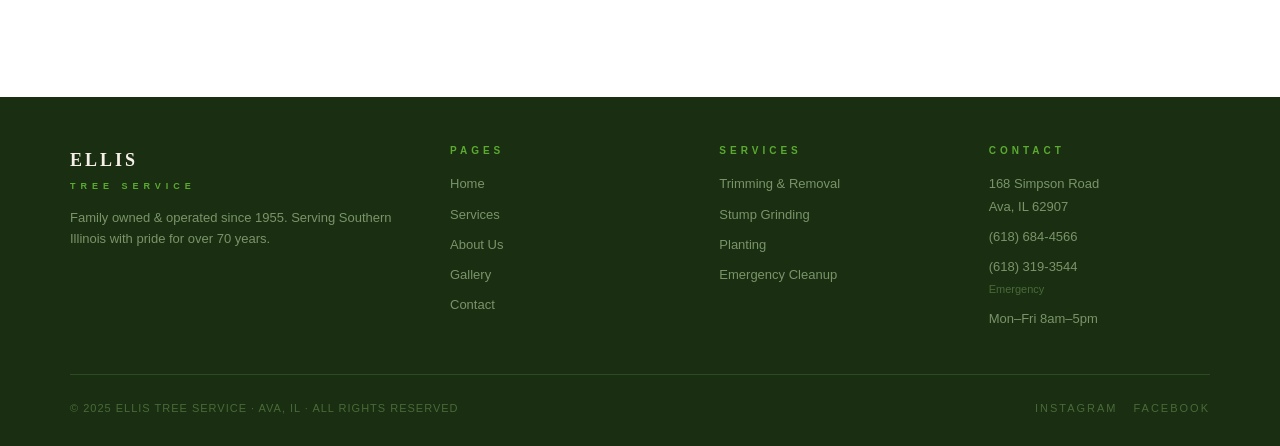
<file: contact.html>
<!DOCTYPE html>
<html lang="en">
<head>
  <meta charset="UTF-8"/>
  <link rel="sitemap" type="application/xml" href="/sitemap.xml">
  <link rel="icon" type="image/x-icon" href="favicon.ico">
  <link rel="apple-touch-icon" href="favicon.ico">
  <meta name="viewport" content="width=device-width, initial-scale=1.0"/>
  <meta name="description" content="Contact Ellis Tree Service for an estimate. Call (618) 684-4566 or fill out our form. Serving Ava, Murphysboro, Carbondale and Southern Illinois since 1955."/>
  <title>Contact &amp; Get an Estimate | Ellis Tree Service</title>
  <link rel="stylesheet" href="css/style.css"/>
  <style>
    .contact-section { padding: 80px 0; }
    .contact-inner {
      max-width: 1140px;
      margin: 0 auto;
      padding: 0 40px;
      display: grid;
      grid-template-columns: 1fr 1.4fr;
      gap: 80px;
      align-items: start;
    }
    .contact-info h3 {
      font-size: 22px;
      margin-bottom: 8px;
      margin-top: 36px;
    }
    .contact-info h3:first-of-type { margin-top: 0; }
    .contact-info p { font-size: 14px; color: var(--gray); line-height: 1.7; }
    .contact-info a { color: var(--green-dark); }

    .contact-item {
      display: flex;
      gap: 16px;
      align-items: flex-start;
      padding: 20px 0;
      border-bottom: 1px solid var(--border);
    }
    .contact-item:last-of-type { border-bottom: none; }
    .contact-icon {
      width: 40px;
      height: 40px;
      background: #eaf3de;
      display: flex;
      align-items: center;
      justify-content: center;
      flex-shrink: 0;
    }
    .contact-item-label {
      font-size: 10px;
      color: var(--gray-light);
      letter-spacing: 3px;
      text-transform: uppercase;
      margin-bottom: 4px;
    }
    .contact-item-val { font-size: 15px; color: var(--black); line-height: 1.5; }
    .contact-item-val a { color: var(--green-dark); }

    /* FORM */
    .estimate-form {
      background: var(--cream);
      padding: 40px;
    }
    .form-title {
      font-family: Georgia, serif;
      font-size: 26px;
      margin-bottom: 6px;
    }
    .form-sub { font-size: 13px; color: var(--gray); margin-bottom: 28px; }
    .form-row { display: grid; grid-template-columns: 1fr 1fr; gap: 16px; }
    .form-group { margin-bottom: 16px; }
    .form-group label {
      display: block;
      font-size: 10px;
      color: var(--gray-light);
      letter-spacing: 3px;
      text-transform: uppercase;
      margin-bottom: 6px;
      font-weight: 700;
    }
    .form-group input,
    .form-group select,
    .form-group textarea {
      width: 100%;
      border: 1px solid #d0cdc6;
      padding: 11px 14px;
      font-family: Arial, sans-serif;
      font-size: 14px;
      color: var(--black);
      background: #fff;
      outline: none;
      transition: border-color 0.2s;
      border-radius: 0;
      -webkit-appearance: none;
    }
    .form-group input:focus,
    .form-group select:focus,
    .form-group textarea:focus { border-color: var(--green-dark); }
    .form-group textarea { height: 110px; resize: vertical; }
    .form-submit {
      width: 100%;
      padding: 14px;
      background: var(--green-dark);
      color: #fff;
      border: none;
      font-family: Arial, sans-serif;
      font-size: 12px;
      letter-spacing: 3px;
      text-transform: uppercase;
      cursor: pointer;
      transition: background 0.2s;
      margin-top: 8px;
    }
    .form-submit:hover { background: var(--green-mid); }
    .form-note { font-size: 11px; color: var(--gray-light); text-align: center; margin-top: 12px; }

    /* emergency block */
    .emergency-block {
      background: #1a2e12;
      padding: 28px;
      margin-top: 32px;
    }
    .emergency-block h4 {
      font-family: Arial, sans-serif;
      font-size: 10px;
      color: var(--green-light);
      letter-spacing: 4px;
      text-transform: uppercase;
      margin-bottom: 8px;
    }
    .emergency-block .emergency-num {
      font-family: Georgia, serif;
      font-size: 28px;
      color: #fff;
      font-weight: 700;
    }
    .emergency-block p { font-size: 12px; color: #7a9468; margin-top: 6px; }

    /* map placeholder */
    .map-placeholder {
      width: 100%;
      aspect-ratio: 16/7;
      background: #e8e4dc;
      display: flex;
      align-items: center;
      justify-content: center;
      flex-direction: column;
      gap: 8px;
      color: #a09890;
      font-size: 12px;
      letter-spacing: 2px;
      text-transform: uppercase;
      margin-top: 48px;
    }

    @media (max-width: 900px) {
      .contact-inner { grid-template-columns: 1fr; gap: 40px; }
    }
    @media (max-width: 600px) {
      .form-row { grid-template-columns: 1fr; }
      .estimate-form { padding: 24px 20px; }
    }
  </style>
</head>
<body>

<nav class="nav">
  <div class="nav-inner">
    <a href="index.html" class="nav-logo">
      <svg viewBox="0 0 42 48" xmlns="http://www.w3.org/2000/svg">
        <path d="M18 44 Q12 47 6 46 M24 44 Q30 47 36 46" stroke="#3b2208" stroke-width="2" fill="none" stroke-linecap="round"/>
        <rect x="17" y="32" width="8" height="14" rx="2" fill="#3b2208"/>
        <ellipse cx="21" cy="28" rx="17" ry="10" fill="#2d5a1b"/>
        <ellipse cx="13" cy="20" rx="12" ry="9" fill="#357320"/>
        <ellipse cx="30" cy="18" rx="10" ry="8" fill="#357320"/>
        <ellipse cx="21" cy="13" rx="10" ry="8" fill="#4a9128"/>
        <ellipse cx="15" cy="7" rx="6" ry="5" fill="#5aab30"/>
        <ellipse cx="27" cy="8" rx="5" ry="4" fill="#5aab30"/>
      </svg>
      <div class="nav-brand">ELLIS<span>TREE SERVICE</span></div>
    </a>
    <div class="nav-links">
      <a href="index.html">Home</a>
      <a href="services.html">Services</a>
      <a href="about.html">About</a>
      <a href="gallery.html">Gallery</a>
      <a href="contact.html" class="active">Contact</a>
    </div>
    <a href="contact.html" class="nav-cta">Get an Estimate</a>
    <div class="nav-hamburger"><span></span><span></span><span></span></div>
  </div>
</nav>

<div class="page-hero">
  <div class="page-hero-inner">
    <div class="section-label">Get in Touch</div>
    <h1>Get an Estimate</h1>
    <p>Fill out the form and we'll get back to you quickly. Or just give us a call — we're always happy to talk.</p>
  </div>
</div>

<section class="contact-section">
  <div class="contact-inner">

    <!-- LEFT: INFO -->
    <div class="contact-info">

      <div class="contact-item">
        <div class="contact-icon">
          <svg width="20" height="20" viewBox="0 0 20 20" fill="none"><path d="M10 1C7 1 4.5 3.5 4.5 6.5c0 4.2 5.5 12.5 5.5 12.5S15.5 10.7 15.5 6.5C15.5 3.5 13 1 10 1zm0 7.5a2 2 0 110-4 2 2 0 010 4z" fill="#2d5a1b"/></svg>
        </div>
        <div>
          <div class="contact-item-label">Address</div>
          <div class="contact-item-val">168 Simpson Road<br>Ava, IL 62907</div>
        </div>
      </div>

      <div class="contact-item">
        <div class="contact-icon">
          <svg width="20" height="20" viewBox="0 0 20 20" fill="none"><path d="M4 2C3 2 2 3 2 4c0 8.3 6.7 15 15 15 1 0 2-1 2-2v-2l-3.5-1.5-1.3 1.3c-2-.9-3.7-2.5-4.6-4.5L11 9 9.5 5.5 8 5H4.5L4 2z" fill="#2d5a1b"/></svg>
        </div>
        <div>
          <div class="contact-item-label">Office Phone</div>
          <div class="contact-item-val"><a href="tel:6186844566">(618) 684-4566</a></div>
        </div>
      </div>

      <div class="contact-item">
        <div class="contact-icon">
          <svg width="20" height="20" viewBox="0 0 20 20" fill="none"><circle cx="10" cy="10" r="8" stroke="#2d5a1b" stroke-width="1.5"/><path d="M10 5v5l3 3" stroke="#2d5a1b" stroke-width="1.5" stroke-linecap="round"/></svg>
        </div>
        <div>
          <div class="contact-item-label">Hours</div>
          <div class="contact-item-val">Monday – Friday: 8am – 5pm<br>Saturday: By appointment<br>Sunday: Closed</div>
        </div>
      </div>

      <div class="contact-item">
        <div class="contact-icon">
          <svg width="20" height="20" viewBox="0 0 20 20" fill="none"><circle cx="10" cy="10" r="8" stroke="#2d5a1b" stroke-width="1.5"/><path d="M10 6v4l2.5 2.5" stroke="#2d5a1b" stroke-width="1.5" stroke-linecap="round"/></svg>
        </div>
        <div>
          <div class="contact-item-label">Service Area</div>
          <div class="contact-item-val">Ava · Murphysboro · Carbondale<br>Du Quoin · Benton · Herrin · Marion<br>Jackson &amp; Franklin County</div>
        </div>
      </div>

      <!-- EMERGENCY BLOCK -->
      <div class="emergency-block">
        <h4>Emergency Line</h4>
        <div class="emergency-num"><a href="tel:6183193544" style="color:#fff;">(618) 319-3544</a></div>
        <p>Storm damage or hazardous tree? Call our emergency line — available after hours.</p>
      </div>

    </div>

    <!-- RIGHT: FORM -->
    <div>
      <div class="estimate-form">
        <div id="form-success" style="display:none;background:#eaf3de;border:1px solid #2d5a1b;padding:16px 20px;margin-bottom:20px;"><p style="color:#2d5a1b;font-size:14px;font-weight:700;margin-bottom:4px;">Request sent!</p><p style="color:#357320;font-size:13px;">Thank you — we'll be in touch. For emergencies call (618) 319-3544.</p></div>
        <form id="estimate-form" action="https://formspree.io/f/xaqkjlev" method="POST">
        <div class="form-title">Request an Estimate</div>
        <div class="form-sub">Submit your request and we'll be in touch soon.</div>

        <div class="form-row">
          <div class="form-group">
            <label for="fname">First Name</label>
            <input type="text" id="fname" name="fname" placeholder="Mike"/>
          </div>
          <div class="form-group">
            <label for="lname">Last Name</label>
            <input type="text" id="lname" name="lname" placeholder="Johnson"/>
          </div>
        </div>

        <div class="form-row">
          <div class="form-group">
            <label for="phone">Phone</label>
            <input type="tel" id="phone" name="phone" placeholder="(618) 000-0000"/>
          </div>
          <div class="form-group">
            <label for="email">Email (optional)</label>
            <input type="email" id="email" name="email" placeholder="you@email.com"/>
          </div>
        </div>

        <div class="form-group">
          <label for="city">City / Town</label>
          <input type="text" id="city" name="city" placeholder="Ava, Murphysboro, Carbondale..."/>
        </div>

        <div class="form-group">
          <label for="service">Service Needed</label>
          <select id="service" name="service">
            <option value="">Select a service...</option>
            <option>Trimming &amp; Removal</option>
            <option>Stump Grinding</option>
            <option>Planting</option>
            <option>Emergency Cleanup</option>
            <option>Not sure — need an assessment</option>
          </select>
        </div>

        <div class="form-group">
          <label for="message">Tell Us About Your Project</label>
          <textarea id="message" name="message" placeholder="Describe what you need — number of trees, size, location on property, any concerns..."></textarea>
        </div>

        <button type="submit" class="form-submit">Submit Estimate Request →</button>
        <p class="form-note">Or call us directly at <a href="tel:6186844566" style="color:var(--green-dark);">(618) 684-4566</a></p>
        </form>
      </div>
    </div>
    <script>
      const form = document.getElementById("estimate-form");
      const success = document.getElementById("form-success");
      form.addEventListener("submit", async function(e) {
        e.preventDefault();
        const data = new FormData(form);
        const res = await fetch(form.action, { method: "POST", body: data, headers: { "Accept": "application/json" } });
        if (res.ok) {
          form.style.display = "none";
          success.style.display = "block";
        } else {
          alert("Something went wrong. Please call us at (618) 684-4566.");
        }
      });
    </script>

  </div>

  <!-- MAP PLACEHOLDER -->
  <div class="container">
    <div style="margin-top:48px;">
      <iframe src="https://www.google.com/maps/embed?pb=!1m18!1m12!1m3!1d3149.23643687462!2d-89.4121773238022!3d37.87815300619779!2m3!1f0!2f0!3f0!3m2!1i1024!2i768!4f13.1!3m3!1m2!1s0x8877a9ef11adfe3b%3A0x66fa0474def63a67!2s168%20Simpson%20Rd%2C%20Ava%2C%20IL%2062907!5e0!3m2!1sen!2sus!4v1779510787310!5m2!1sen!2sus" width="100%" height="400" style="border:0;display:block;" allowfullscreen="" loading="lazy" referrerpolicy="no-referrer-when-downgrade"></iframe>
    </div>
  </div>

</section>

<footer>
  <div class="footer-inner">
    <div class="footer-top">
      <div><div class="footer-brand">ELLIS<span>TREE SERVICE</span></div><p class="footer-tagline">Family owned &amp; operated since 1955. Serving Southern Illinois with pride for over 70 years.</p></div>
      <div class="footer-col"><h4>Pages</h4><a href="index.html">Home</a><a href="services.html">Services</a><a href="about.html">About Us</a><a href="gallery.html">Gallery</a><a href="contact.html">Contact</a></div>
      <div class="footer-col"><h4>Services</h4><a href="tree-trimming.html">Trimming &amp; Removal</a><a href="stump-grinding.html">Stump Grinding</a><a href="services.html#planting">Planting</a><a href="emergency-cleanup.html">Emergency Cleanup</a></div>
      <div class="footer-col"><h4>Contact</h4><p>168 Simpson Road<br>Ava, IL 62907</p><p style="margin-top:8px;">(618) 684-4566</p><p style="margin-top:4px;">(618) 319-3544<br><span style="font-size:11px;color:#4a6a38;">Emergency</span></p><p style="margin-top:8px;">Mon–Fri 8am–5pm</p></div>
    </div>
    <div class="footer-bottom">
      <p class="footer-copy">© 2025 ELLIS TREE SERVICE · AVA, IL · ALL RIGHTS RESERVED</p>
      <div class="footer-social"><a href="http://instagram.com/ellistreeil" target="_blank">Instagram</a><a href="https://www.facebook.com/share/1ASiptUKjM/" target="_blank">Facebook</a></div>
    </div>
  </div>
</footer>
<script src="js/site.js"></script>

<div style="position:fixed;right:0;top:50%;transform:translateY(-50%);z-index:999;display:flex;flex-direction:column;gap:2px;">
  <a href="tel:6186844566" style="background:#1a2e12;color:#fff;padding:12px 14px;display:flex;align-items:center;justify-content:center;text-decoration:none;" onmouseover="this.style.background='#2d5a1b'" onmouseout="this.style.background='#1a2e12'" title="Call Us">
    <svg width="20" height="20" viewBox="0 0 24 24" fill="white" xmlns="http://www.w3.org/2000/svg"><path d="M22 16.92v3a2 2 0 01-2.18 2 19.79 19.79 0 01-8.63-3.07A19.5 19.5 0 013.07 8.63 19.79 19.79 0 01.08 4.12 2 2 0 012 2h3a2 2 0 012 1.72c.127.96.361 1.903.7 2.81a2 2 0 01-.45 2.11L6.09 9.91a16 16 0 006 6l1.27-1.27a2 2 0 012.11-.45c.907.339 1.85.573 2.81.7A2 2 0 0122 16.92z"/></svg>
  </a>
  <a href="https://www.facebook.com/share/1ASiptUKjM/" target="_blank" style="background:#2d5a1b;color:#fff;padding:12px 14px;display:flex;align-items:center;justify-content:center;text-decoration:none;" onmouseover="this.style.background='#357320'" onmouseout="this.style.background='#2d5a1b'" title="Facebook">
    <svg width="20" height="20" viewBox="0 0 24 24" fill="white"><path d="M18 2h-3a5 5 0 00-5 5v3H7v4h3v8h4v-8h3l1-4h-4V7a1 1 0 011-1h3z"/></svg>
  </a>
  <a href="http://instagram.com/ellistreeil" target="_blank" style="background:#2d5a1b;color:#fff;padding:12px 14px;display:flex;align-items:center;justify-content:center;text-decoration:none;" onmouseover="this.style.background='#357320'" onmouseout="this.style.background='#2d5a1b'" title="Instagram">
    <svg width="20" height="20" viewBox="0 0 24 24" fill="none" stroke="white" stroke-width="2"><rect x="2" y="2" width="20" height="20" rx="5" ry="5"/><circle cx="12" cy="12" r="4"/><circle cx="17.5" cy="6.5" r="1" fill="white" stroke="none"/></svg>
  </a>
</div>

<!-- Mobile Sticky Call Button -->
<style>
  .mobile-call-btn {
    display: none;
    position: fixed;
    bottom: 0;
    left: 0;
    right: 0;
    z-index: 1000;
    background: #2d5a1b;
    color: #fff;
    text-align: center;
    padding: 16px;
    font-family: Arial, sans-serif;
    font-size: 15px;
    font-weight: 700;
    letter-spacing: 2px;
    text-transform: uppercase;
    text-decoration: none;
  }
  .mobile-call-btn:hover { background: #357320; }
  @media (max-width: 768px) {
    .mobile-call-btn { display: block; }
    body { padding-bottom: 56px; }
  }
</style>
<a href="tel:6186844566" class="mobile-call-btn">📞 Call Now — (618) 684-4566</a>
</body>
</html>
</file>
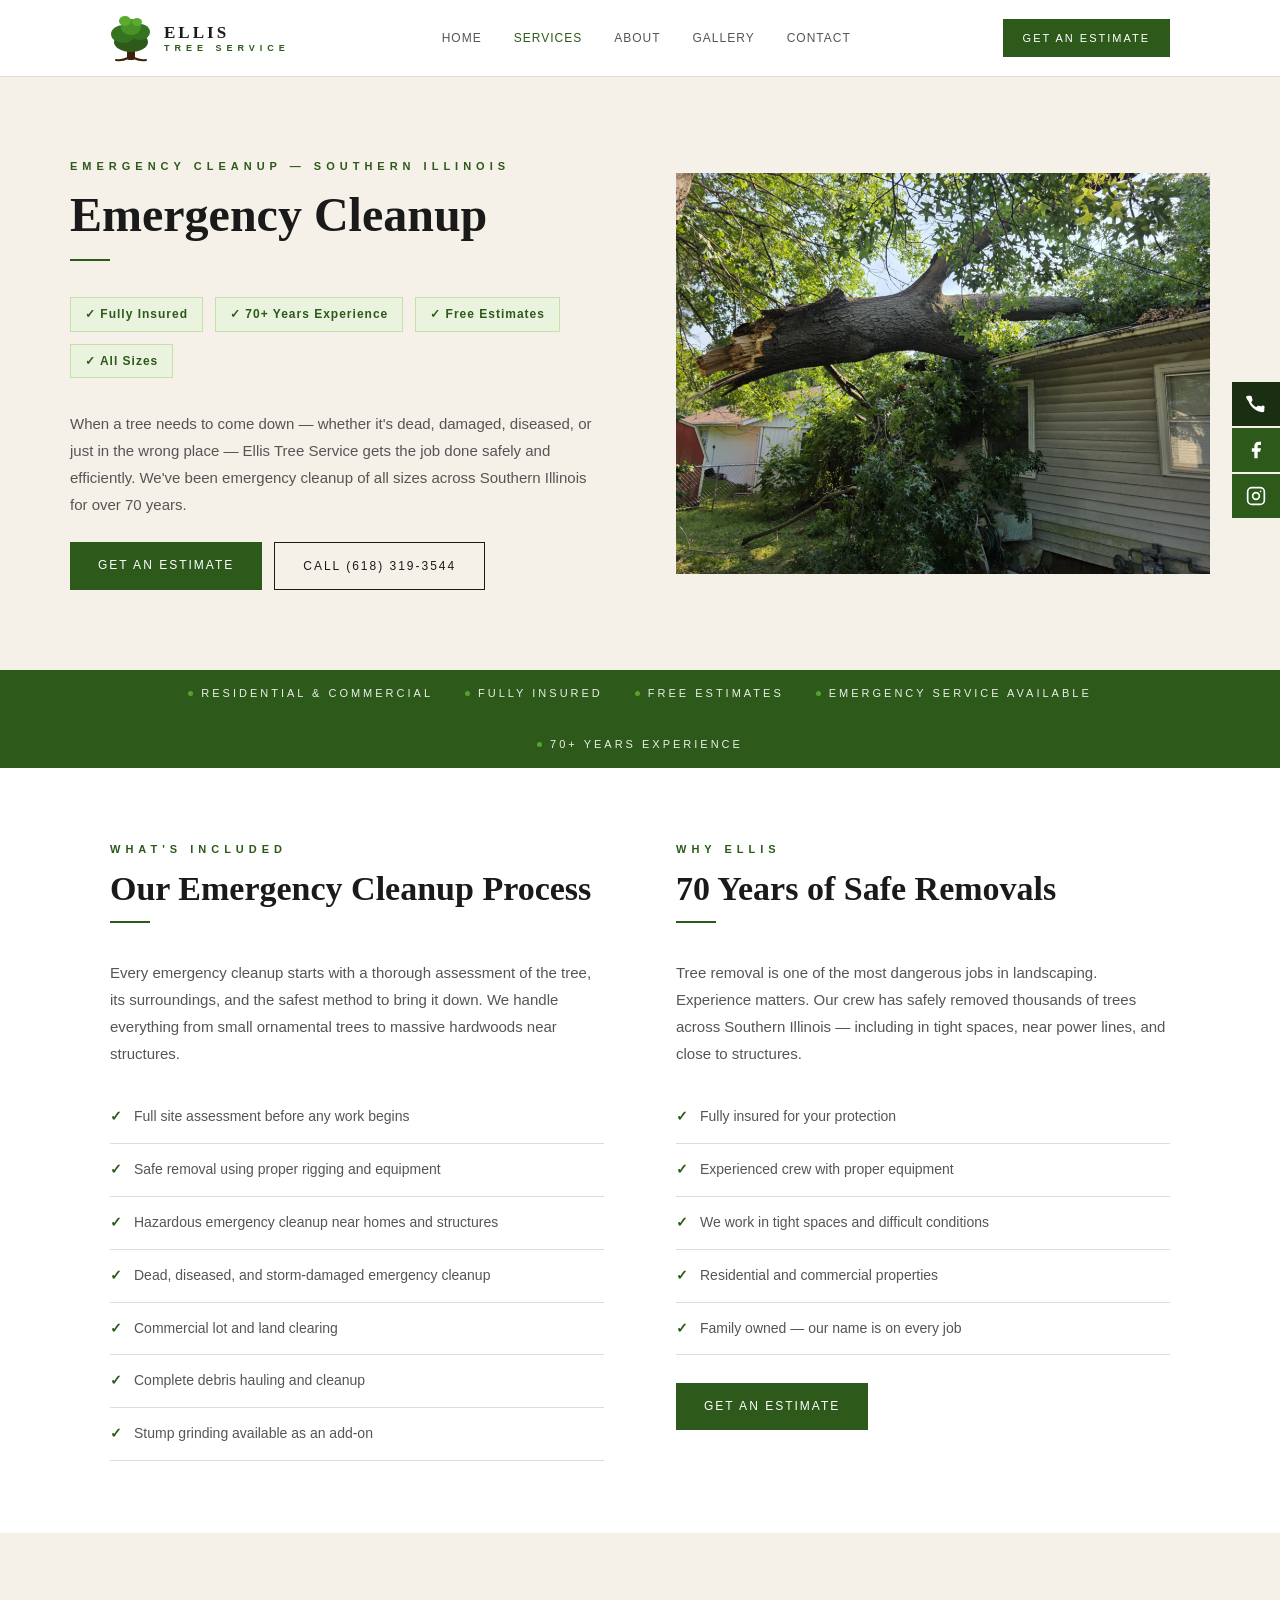
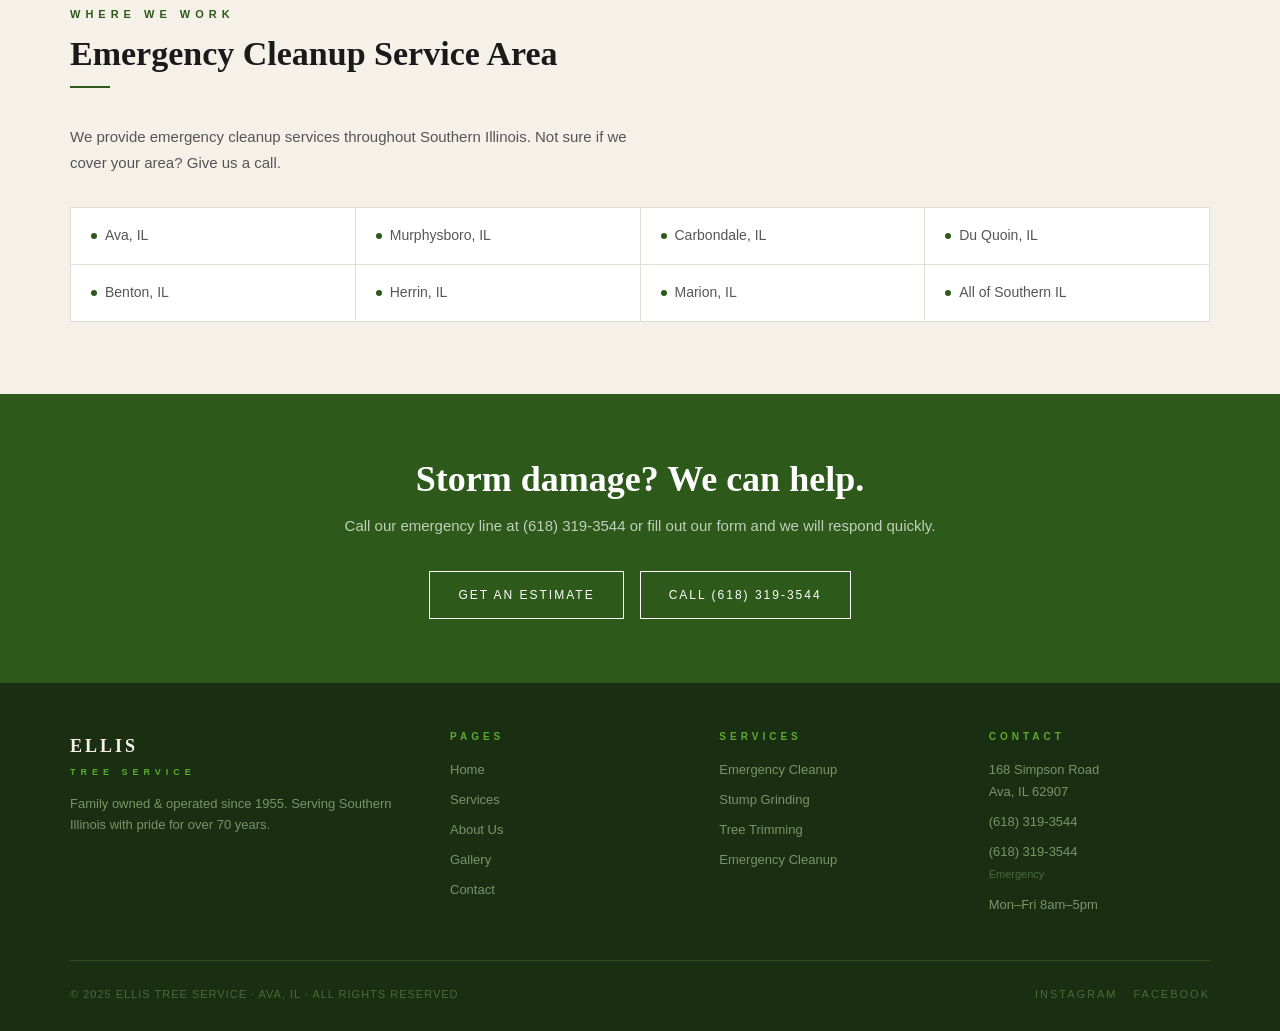
<file: emergency-cleanup.html>
<!DOCTYPE html>
<html lang="en">
<head>
  <meta charset="UTF-8"/>
  <link rel="sitemap" type="application/xml" href="/sitemap.xml">
  <link rel="icon" type="image/x-icon" href="favicon.ico">
  <meta name="viewport" content="width=device-width, initial-scale=1.0"/>
  <meta name="description" content="Professional emergency cleanup in Southern Illinois. Ellis Tree Service responds to storm damage of all sizes safely and efficiently. Fully insured. Call (618) 319-3544 for a free estimate."/>
  <title>Emergency Cleanup Southern Illinois | Ellis Tree Service | Ava, IL</title>
  <link rel="stylesheet" href="css/style.css"/>
  <script type="application/ld+json">
  {
    "@context": "https://schema.org",
    "@type": "Service",
    "name": "Emergency Cleanup",
    "provider": {
      "@type": "LocalBusiness",
      "name": "Ellis Tree Service",
      "telephone": "(618) 319-3544",
      "address": {
        "@type": "PostalAddress",
        "streetAddress": "168 Simpson Road",
        "addressLocality": "Ava",
        "addressRegion": "IL",
        "postalCode": "62907"
      }
    },
    "areaServed": "Southern Illinois",
    "description": "Professional emergency cleanup services for residential and commercial properties across Southern Illinois."
  }
  </script>
  <style>
    .service-hero { background: var(--cream); padding: 80px 40px; }
    .service-hero-inner { max-width: 1140px; margin: 0 auto; display: grid; grid-template-columns: 1fr 1fr; gap: 72px; align-items: center; }
    .service-hero h1 { font-size: 48px; margin-bottom: 16px; }
    .service-hero p { font-size: 15px; color: var(--gray); line-height: 1.8; margin-bottom: 24px; }
    .service-hero img { width: 100%; aspect-ratio: 4/3; object-fit: cover; }
    .badges { display: flex; gap: 12px; flex-wrap: wrap; margin-bottom: 32px; }
    .badge { background: #eaf3de; border: 1px solid #c5e0a8; padding: 6px 14px; font-size: 12px; color: var(--green-dark); letter-spacing: 1px; font-weight: 700; }
    .content-section { padding: 72px 0; }
    .content-inner { max-width: 1140px; margin: 0 auto; padding: 0 40px; display: grid; grid-template-columns: 1fr 1fr; gap: 72px; }
    .why-list { list-style: none; }
    .why-list li { padding: 14px 0; border-bottom: 1px solid var(--border); font-size: 14px; color: var(--gray); display: flex; gap: 12px; align-items: flex-start; }
    .why-list li::before { content: '✓'; color: var(--green-dark); font-weight: 700; flex-shrink: 0; }
    .area-section { background: var(--cream); padding: 72px 40px; }
    .area-inner { max-width: 1140px; margin: 0 auto; }
    .area-grid { display: grid; grid-template-columns: repeat(4,1fr); gap: 1px; background: var(--border); border: 1px solid var(--border); margin-top: 32px; }
    .area-cell { background: #fff; padding: 16px 20px; font-size: 14px; color: var(--gray); display: flex; align-items: center; gap: 8px; }
    .area-dot { width: 6px; height: 6px; background: var(--green-dark); border-radius: 50%; flex-shrink: 0; }
    @media (max-width: 900px) {
      .service-hero-inner, .content-inner { grid-template-columns: 1fr; gap: 36px; }
      .area-grid { grid-template-columns: 1fr 1fr; }
    }
  </style>
</head>
<body>

<nav class="nav">
  <div class="nav-inner">
    <a href="index.html" class="nav-logo">
      <svg viewBox="0 0 42 48" xmlns="http://www.w3.org/2000/svg">
        <path d="M18 44 Q12 47 6 46 M24 44 Q30 47 36 46" stroke="#3b2208" stroke-width="2" fill="none" stroke-linecap="round"/>
        <rect x="17" y="32" width="8" height="14" rx="2" fill="#3b2208"/>
        <ellipse cx="21" cy="28" rx="17" ry="10" fill="#2d5a1b"/>
        <ellipse cx="13" cy="20" rx="12" ry="9" fill="#357320"/>
        <ellipse cx="30" cy="18" rx="10" ry="8" fill="#357320"/>
        <ellipse cx="21" cy="13" rx="10" ry="8" fill="#4a9128"/>
        <ellipse cx="15" cy="7" rx="6" ry="5" fill="#5aab30"/>
        <ellipse cx="27" cy="8" rx="5" ry="4" fill="#5aab30"/>
      </svg>
      <div class="nav-brand">ELLIS<span>TREE SERVICE</span></div>
    </a>
    <div class="nav-links">
      <a href="index.html">Home</a>
      <a href="services.html" class="active">Services</a>
      <a href="about.html">About</a>
      <a href="gallery.html">Gallery</a>
      <a href="contact.html">Contact</a>
    </div>
    <a href="contact.html" class="nav-cta">Get an Estimate</a>
    <div class="nav-hamburger"><span></span><span></span><span></span></div>
  </div>
</nav>

<section class="service-hero">
  <div class="service-hero-inner">
    <div>
      <div class="section-label">Emergency Cleanup — Southern Illinois</div>
      <h1>Emergency Cleanup</h1>
      <div class="section-rule"></div>
      <div class="badges">
        <div class="badge">✓ Fully Insured</div>
        <div class="badge">✓ 70+ Years Experience</div>
        <div class="badge">✓ Free Estimates</div>
        <div class="badge">✓ All Sizes</div>
      </div>
      <p>When a tree needs to come down — whether it's dead, damaged, diseased, or just in the wrong place — Ellis Tree Service gets the job done safely and efficiently. We've been emergency cleanup of all sizes across Southern Illinois for over 70 years.</p>
      <div style="display:flex;gap:12px;flex-wrap:wrap;">
        <a href="contact.html" class="btn btn-primary">Get an Estimate</a>
        <a href="tel:6183193544" class="btn btn-outline">Call (618) 319-3544</a>
      </div>
    </div>
    <img src="storm.jpg" alt="Ellis Tree Service emergency cleanup Southern Illinois"/>
  </div>
</section>

<div class="trust-bar">
  <div class="trust-bar-inner">
    <div class="trust-item"><div class="trust-dot"></div>Residential &amp; Commercial</div>
    <div class="trust-item"><div class="trust-dot"></div>Fully Insured</div>
    <div class="trust-item"><div class="trust-dot"></div>Free Estimates</div>
    <div class="trust-item"><div class="trust-dot"></div>Emergency Service Available</div>
    <div class="trust-item"><div class="trust-dot"></div>70+ Years Experience</div>
  </div>
</div>

<section class="content-section">
  <div class="content-inner">
    <div>
      <div class="section-label">What's Included</div>
      <h2 class="section-h2">Our Emergency Cleanup Process</h2>
      <div class="section-rule"></div>
      <p style="font-size:15px;color:var(--gray);line-height:1.8;margin-bottom:24px;">Every emergency cleanup starts with a thorough assessment of the tree, its surroundings, and the safest method to bring it down. We handle everything from small ornamental trees to massive hardwoods near structures.</p>
      <ul class="why-list">
        <li>Full site assessment before any work begins</li>
        <li>Safe removal using proper rigging and equipment</li>
        <li>Hazardous emergency cleanup near homes and structures</li>
        <li>Dead, diseased, and storm-damaged emergency cleanup</li>
        <li>Commercial lot and land clearing</li>
        <li>Complete debris hauling and cleanup</li>
        <li>Stump grinding available as an add-on</li>
      </ul>
    </div>
    <div>
      <div class="section-label">Why Ellis</div>
      <h2 class="section-h2">70 Years of Safe Removals</h2>
      <div class="section-rule"></div>
      <p style="font-size:15px;color:var(--gray);line-height:1.8;margin-bottom:24px;">Tree removal is one of the most dangerous jobs in landscaping. Experience matters. Our crew has safely removed thousands of trees across Southern Illinois — including in tight spaces, near power lines, and close to structures.</p>
      <ul class="why-list">
        <li>Fully insured for your protection</li>
        <li>Experienced crew with proper equipment</li>
        <li>We work in tight spaces and difficult conditions</li>
        <li>Residential and commercial properties</li>
        <li>Family owned — our name is on every job</li>
      </ul>
      <a href="contact.html" class="btn btn-primary" style="margin-top:28px;">Get an Estimate</a>
    </div>
  </div>
</section>

<section class="area-section">
  <div class="area-inner">
    <div class="section-label">Where We Work</div>
    <h2 class="section-h2">Emergency Cleanup Service Area</h2>
    <div class="section-rule"></div>
    <p style="font-size:15px;color:var(--gray);max-width:560px;">We provide emergency cleanup services throughout Southern Illinois. Not sure if we cover your area? Give us a call.</p>
    <div class="area-grid">
      <div class="area-cell"><div class="area-dot"></div>Ava, IL</div>
      <div class="area-cell"><div class="area-dot"></div>Murphysboro, IL</div>
      <div class="area-cell"><div class="area-dot"></div>Carbondale, IL</div>
      <div class="area-cell"><div class="area-dot"></div>Du Quoin, IL</div>
      <div class="area-cell"><div class="area-dot"></div>Benton, IL</div>
      <div class="area-cell"><div class="area-dot"></div>Herrin, IL</div>
      <div class="area-cell"><div class="area-dot"></div>Marion, IL</div>
      <div class="area-cell"><div class="area-dot"></div>All of Southern IL</div>
    </div>
  </div>
</section>

<section style="background:var(--green-dark);padding:64px 40px;text-align:center;">
  <h2 style="font-size:36px;color:#fff;margin-bottom:12px;">Storm damage? We can help.</h2>
  <p style="font-size:15px;color:rgba(255,255,255,0.7);margin-bottom:32px;">Call our emergency line at (618) 319-3544 or fill out our form and we will respond quickly.</p>
  <div style="display:flex;gap:16px;justify-content:center;flex-wrap:wrap;">
    <a href="contact.html" class="btn btn-outline-white">Get an Estimate</a>
    <a href="tel:6183193544" class="btn btn-outline-white">Call (618) 319-3544</a>
  </div>
</section>

<footer>
  <div class="footer-inner">
    <div class="footer-top">
      <div><div class="footer-brand">ELLIS<span>TREE SERVICE</span></div><p class="footer-tagline">Family owned &amp; operated since 1955. Serving Southern Illinois with pride for over 70 years.</p></div>
      <div class="footer-col"><h4>Pages</h4><a href="index.html">Home</a><a href="services.html">Services</a><a href="about.html">About Us</a><a href="gallery.html">Gallery</a><a href="contact.html">Contact</a></div>
      <div class="footer-col"><h4>Services</h4><a href="emergency-cleanup.html">Emergency Cleanup</a><a href="stump-grinding.html">Stump Grinding</a><a href="tree-trimming.html">Tree Trimming</a><a href="emergency-cleanup.html">Emergency Cleanup</a></div>
      <div class="footer-col"><h4>Contact</h4><p>168 Simpson Road<br>Ava, IL 62907</p><p style="margin-top:8px;">(618) 319-3544</p><p style="margin-top:4px;">(618) 319-3544<br><span style="font-size:11px;color:#4a6a38;">Emergency</span></p><p style="margin-top:8px;">Mon–Fri 8am–5pm</p></div>
    </div>
    <div class="footer-bottom">
      <p class="footer-copy">© 2025 ELLIS TREE SERVICE · AVA, IL · ALL RIGHTS RESERVED</p>
      <div class="footer-social"><a href="http://instagram.com/ellistreeil" target="_blank">Instagram</a><a href="https://www.facebook.com/share/1ASiptUKjM/" target="_blank">Facebook</a></div>
    </div>
  </div>
</footer>

<div style="position:fixed;right:0;top:50%;transform:translateY(-50%);z-index:999;display:flex;flex-direction:column;gap:2px;">
  <a href="tel:6183193544" style="background:#1a2e12;color:#fff;padding:12px 14px;display:flex;align-items:center;justify-content:center;text-decoration:none;" title="Call Us">
    <svg width="20" height="20" viewBox="0 0 24 24" fill="white"><path d="M22 16.92v3a2 2 0 01-2.18 2 19.79 19.79 0 01-8.63-3.07A19.5 19.5 0 013.07 8.63 19.79 19.79 0 01.08 4.12 2 2 0 012 2h3a2 2 0 012 1.72c.127.96.361 1.903.7 2.81a2 2 0 01-.45 2.11L6.09 9.91a16 16 0 006 6l1.27-1.27a2 2 0 012.11-.45c.907.339 1.85.573 2.81.7A2 2 0 0122 16.92z"/></svg>
  </a>
  <a href="https://www.facebook.com/share/1ASiptUKjM/" target="_blank" style="background:#2d5a1b;color:#fff;padding:12px 14px;display:flex;align-items:center;justify-content:center;text-decoration:none;" title="Facebook">
    <svg width="20" height="20" viewBox="0 0 24 24" fill="white"><path d="M18 2h-3a5 5 0 00-5 5v3H7v4h3v8h4v-8h3l1-4h-4V7a1 1 0 011-1h3z"/></svg>
  </a>
  <a href="http://instagram.com/ellistreeil" target="_blank" style="background:#2d5a1b;color:#fff;padding:12px 14px;display:flex;align-items:center;justify-content:center;text-decoration:none;" title="Instagram">
    <svg width="20" height="20" viewBox="0 0 24 24" fill="none" stroke="white" stroke-width="2"><rect x="2" y="2" width="20" height="20" rx="5" ry="5"/><circle cx="12" cy="12" r="4"/><circle cx="17.5" cy="6.5" r="1" fill="white" stroke="none"/></svg>
  </a>
</div>

<style>.mobile-call-btn{display:none;position:fixed;bottom:0;left:0;right:0;z-index:1000;background:#2d5a1b;color:#fff;text-align:center;padding:16px;font-family:Arial,sans-serif;font-size:15px;font-weight:700;letter-spacing:2px;text-transform:uppercase;text-decoration:none;}@media(max-width:768px){.mobile-call-btn{display:block;}body{padding-bottom:56px;}}</style>
<a href="tel:6183193544" class="mobile-call-btn">📞 Call Now — (618) 319-3544</a>

<script src="js/site.js"></script>
</body>
</html>
</file>
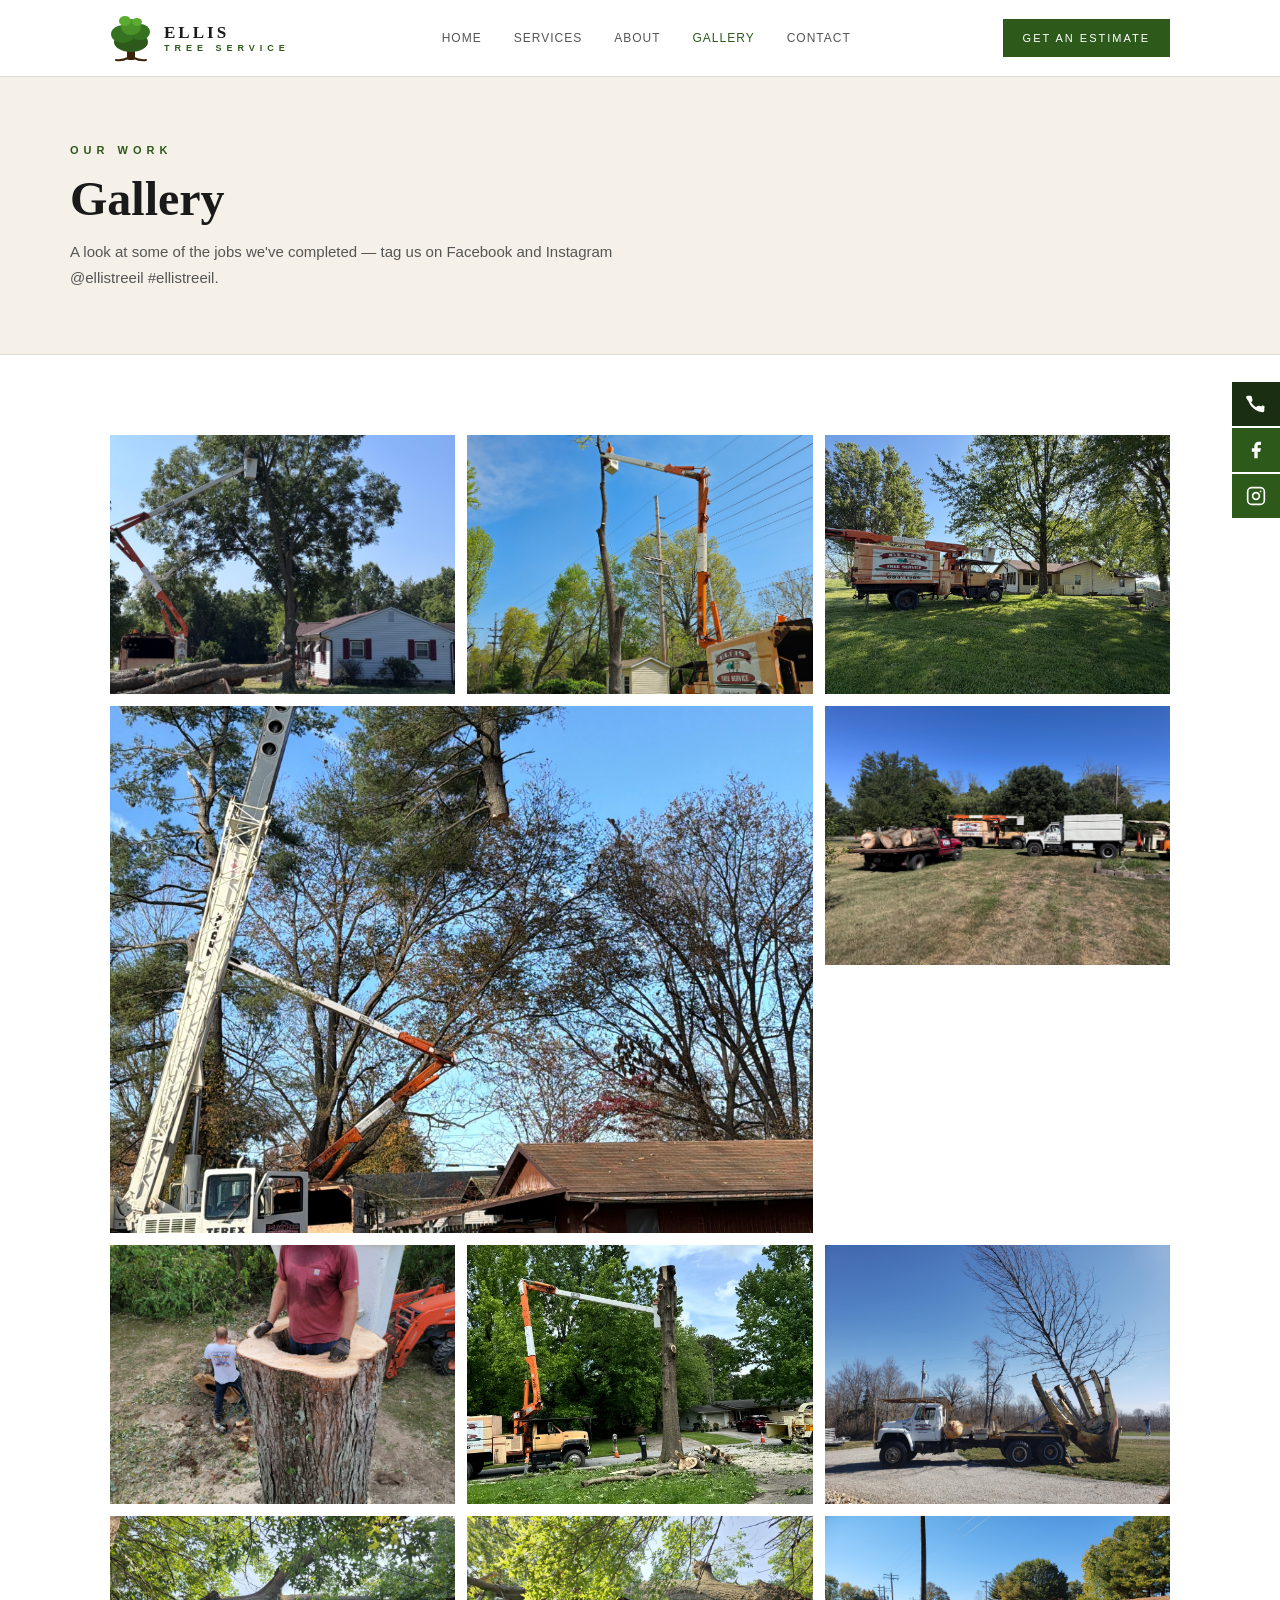
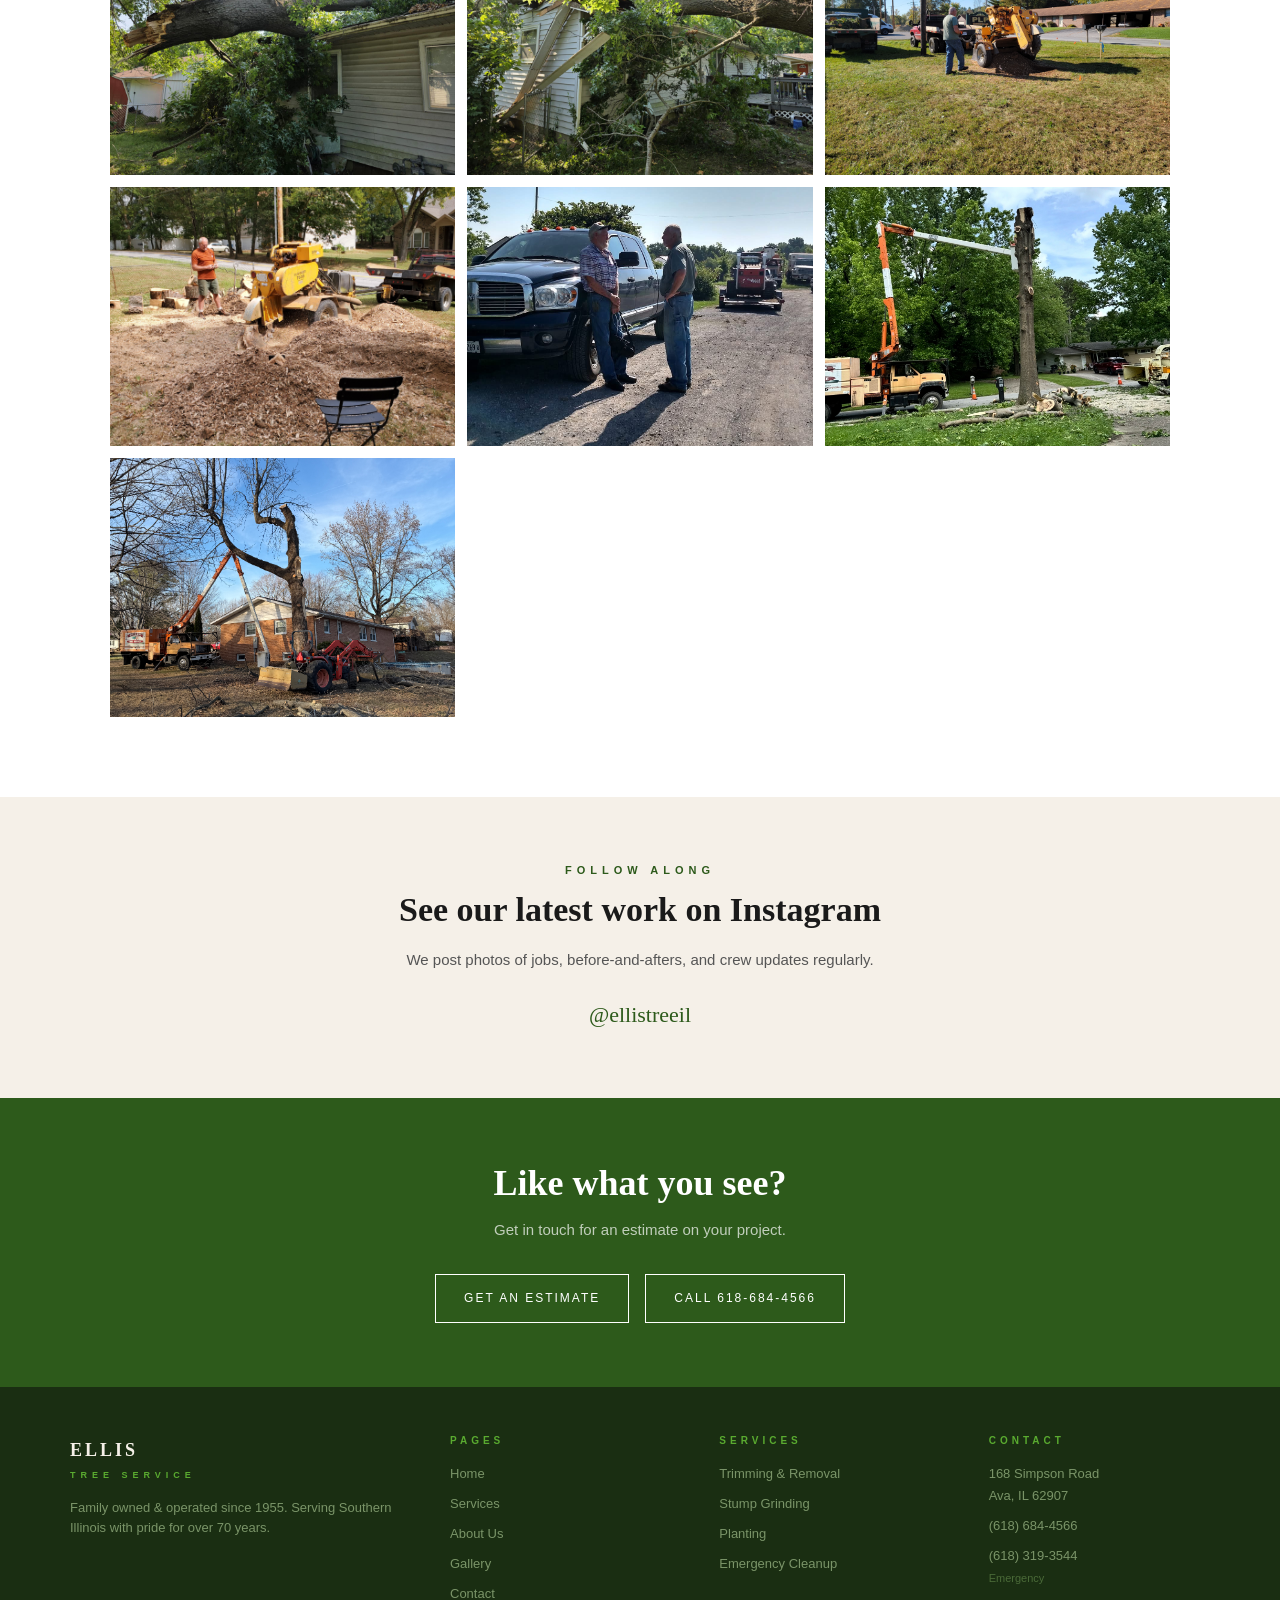
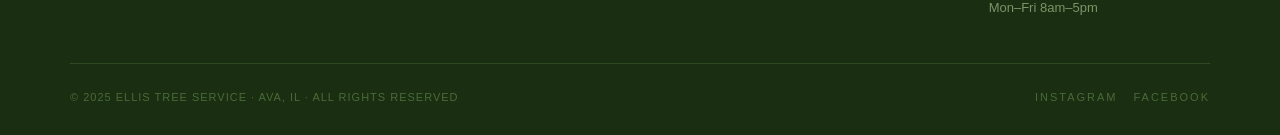
<file: gallery.html>
<!DOCTYPE html>
<html lang="en">
<head>
  <meta charset="UTF-8"/>
  <link rel="sitemap" type="application/xml" href="/sitemap.xml">
  <link rel="icon" type="image/x-icon" href="favicon.ico">
  <link rel="apple-touch-icon" href="favicon.ico">
  <meta name="viewport" content="width=device-width, initial-scale=1.0"/>
  <meta name="description" content="View photos of Ellis Tree Service's work across Southern Illinois — tree removal, trimming, stump grinding, and emergency cleanup projects."/>
  <title>Gallery | Ellis Tree Service</title>
  <link rel="stylesheet" href="css/style.css"/>
  <style>
    .gallery-section { padding: 80px 0; }
    .gallery-inner { max-width: 1140px; margin: 0 auto; padding: 0 40px; }
    .gallery-grid {
      display: grid;
      grid-template-columns: repeat(3, 1fr);
      gap: 12px;
    }
    .gallery-item {
      position: relative;
      overflow: hidden;
      cursor: pointer;
    }
    .gallery-item .photo-placeholder {
      width: 100%;
      aspect-ratio: 4/3;
      transition: opacity 0.2s;
      font-size: 11px;
    }
    .gallery-item:nth-child(4) { grid-column: span 2; }
    .gallery-item:nth-child(4) .photo-placeholder { aspect-ratio: 2/1; }
    .gallery-label {
      position: absolute;
      bottom: 0; left: 0; right: 0;
      background: rgba(26,46,18,0.85);
      color: #fff;
      font-family: Arial, sans-serif;
      font-size: 11px;
      letter-spacing: 2px;
      text-transform: uppercase;
      padding: 10px 14px;
      opacity: 0;
      transition: opacity 0.2s;
    }
    .gallery-item:hover .gallery-label { opacity: 1; }
    .gallery-item:hover .photo-placeholder { opacity: 0.9; }

    .gallery-filter {
      display: flex;
      gap: 8px;
      flex-wrap: wrap;
      margin-bottom: 36px;
    }
    .filter-btn {
      font-family: Arial, sans-serif;
      font-size: 11px;
      letter-spacing: 2px;
      text-transform: uppercase;
      padding: 8px 18px;
      border: 1px solid var(--border);
      background: #fff;
      cursor: pointer;
      color: var(--gray);
      transition: all 0.2s;
    }
    .filter-btn.active, .filter-btn:hover {
      background: var(--green-dark);
      color: #fff;
      border-color: var(--green-dark);
    }

    .instagram-strip {
      background: var(--cream);
      padding: 64px 40px;
      text-align: center;
    }
    .instagram-strip p { font-size: 15px; color: var(--gray); margin-bottom: 24px; }
    .instagram-handle {
      font-family: Georgia, serif;
      font-size: 22px;
      color: var(--green-dark);
    }

    @media (max-width: 768px) {
      .gallery-grid { grid-template-columns: 1fr 1fr; }
      .gallery-item:nth-child(4) { grid-column: span 1; }
      .gallery-item:nth-child(4) .photo-placeholder { aspect-ratio: 4/3; }
    }
    @media (max-width: 500px) {
      .gallery-grid { grid-template-columns: 1fr; }
      .gallery-item:nth-child(4) { grid-column: span 1; }
    }
  </style>
</head>
<body>

<nav class="nav">
  <div class="nav-inner">
    <a href="index.html" class="nav-logo">
      <svg viewBox="0 0 42 48" xmlns="http://www.w3.org/2000/svg">
        <path d="M18 44 Q12 47 6 46 M24 44 Q30 47 36 46" stroke="#3b2208" stroke-width="2" fill="none" stroke-linecap="round"/>
        <rect x="17" y="32" width="8" height="14" rx="2" fill="#3b2208"/>
        <ellipse cx="21" cy="28" rx="17" ry="10" fill="#2d5a1b"/>
        <ellipse cx="13" cy="20" rx="12" ry="9" fill="#357320"/>
        <ellipse cx="30" cy="18" rx="10" ry="8" fill="#357320"/>
        <ellipse cx="21" cy="13" rx="10" ry="8" fill="#4a9128"/>
        <ellipse cx="15" cy="7" rx="6" ry="5" fill="#5aab30"/>
        <ellipse cx="27" cy="8" rx="5" ry="4" fill="#5aab30"/>
      </svg>
      <div class="nav-brand">ELLIS<span>TREE SERVICE</span></div>
    </a>
    <div class="nav-links">
      <a href="index.html">Home</a>
      <a href="services.html">Services</a>
      <a href="about.html">About</a>
      <a href="gallery.html" class="active">Gallery</a>
      <a href="contact.html">Contact</a>
    </div>
    <a href="contact.html" class="nav-cta">Get an Estimate</a>
    <div class="nav-hamburger"><span></span><span></span><span></span></div>
  </div>
</nav>

<div class="page-hero">
  <div class="page-hero-inner">
    <div class="section-label">Our Work</div>
    <h1>Gallery</h1>
    <p>A look at some of the jobs we've completed — tag us on Facebook and Instagram @ellistreeil #ellistreeil.</p>
  </div>
</div>

<section class="gallery-section">
  <div class="gallery-inner">

    <div class="gallery-grid">


      <div class="gallery-item">
        <img src="Job1.JPG" alt="Ellis Tree Service tree removal Southern Illinois" style="width:100%;aspect-ratio:4/3;object-fit:cover;display:block;">
        <div class="gallery-label">Tree Removal</div>
      </div>

      <div class="gallery-item">
        <img src="Treecutting.jpg" alt="Ellis Tree Service tree cutting Carbondale IL Southern Illinois" style="width:100%;aspect-ratio:4/3;object-fit:cover;display:block;">
        <div class="gallery-label">Tree Cutting</div>
      </div>

      <div class="gallery-item">
        <img src="buckettruck.JPG" alt="Ellis Tree Service bucket truck job site Ava IL" style="width:100%;aspect-ratio:4/3;object-fit:cover;display:block;">
        <div class="gallery-label">Bucket Truck at Job Site</div>
      </div>

      <div class="gallery-item">
        <img src="cranelarge.JPG" alt="Ellis Tree Service large crane tree removal Southern Illinois" style="width:100%;aspect-ratio:4/3;object-fit:cover;display:block;">
        <div class="gallery-label">Large Crane Removal</div>
      </div>

      <div class="gallery-item">
        <img src="equip.JPG" alt="Ellis Tree Service tree care equipment Southern Illinois" style="width:100%;aspect-ratio:4/3;object-fit:cover;display:block;">
        <div class="gallery-label">Equipment</div>
      </div>

      <div class="gallery-item">
        <img src="keithinstump.jpg" alt="Ellis Tree Service stump grinding Murphysboro Carbondale IL" style="width:100%;aspect-ratio:4/3;object-fit:cover;display:block;">
        <div class="gallery-label">Stump Grinding</div>
      </div>

      <div class="gallery-item">
        <img src="largetrunk.jpg" alt="Ellis Tree Service large tree trunk removal Southern Illinois" style="width:100%;aspect-ratio:4/3;object-fit:cover;display:block;">
        <div class="gallery-label">Large Trunk Removal</div>
      </div>

      <div class="gallery-item">
        <img src="spade.JPG" alt="Ellis Tree Service tree planting Southern Illinois" style="width:100%;aspect-ratio:4/3;object-fit:cover;display:block;">
        <div class="gallery-label">Tree Planting</div>
      </div>

      <div class="gallery-item">
        <img src="storm.jpg" alt="Ellis Tree Service storm cleanup Southern Illinois emergency" style="width:100%;aspect-ratio:4/3;object-fit:cover;display:block;">
        <div class="gallery-label">Storm Cleanup</div>
      </div>

      <div class="gallery-item">
        <img src="stormdamge.jpg" alt="Ellis Tree Service storm damage cleanup Southern Illinois" style="width:100%;aspect-ratio:4/3;object-fit:cover;display:block;">
        <div class="gallery-label">Storm Damage Cleanup</div>
      </div>

      <div class="gallery-item">
        <img src="stumpgrind1.jpg" alt="Ellis Tree Service stump grinding Murphysboro Carbondale IL" style="width:100%;aspect-ratio:4/3;object-fit:cover;display:block;">
        <div class="gallery-label">Stump Grinding</div>
      </div>

      <div class="gallery-item">
        <img src="stumpgrind2.jpg" alt="Ellis Tree Service stump grinding Murphysboro Carbondale IL" style="width:100%;aspect-ratio:4/3;object-fit:cover;display:block;">
        <div class="gallery-label">Stump Grinding</div>
      </div>

      <div class="gallery-item">
        <img src="IMG_1275.jpeg" alt="Ellis Tree Service crew Southern Illinois family owned" style="width:100%;aspect-ratio:4/3;object-fit:cover;display:block;">
        <div class="gallery-label">Ellis Tree Service Crew</div>
      </div>

      <div class="gallery-item">
        <img src="IMG_1282.jpeg" alt="Ellis Tree Service at work Southern Illinois tree care" style="width:100%;aspect-ratio:4/3;object-fit:cover;display:block;">
        <div class="gallery-label">Ellis Tree Service at Work</div>
      </div>

      <div class="gallery-item">
        <img src="tractorlargetree.JPG" alt="Ellis Tree Service large tree removal tractor Southern Illinois" style="width:100%;aspect-ratio:4/3;object-fit:cover;display:block;">
        <div class="gallery-label">Large Tree Removal</div>
      </div>


    </div>
  </div>
</section>

<!-- INSTAGRAM STRIP -->
<section class="instagram-strip">
  <div class="section-label" style="text-align:center;">Follow Along</div>
  <h2 class="section-h2" style="text-align:center;margin-bottom:16px;">See our latest work on Instagram</h2>
  <p>We post photos of jobs, before-and-afters, and crew updates regularly.</p>
  <a href="http://instagram.com/ellistreeil" target="_blank" class="instagram-handle">@ellistreeil</a>
</section>

<!-- CTA -->
<section style="background:var(--green-dark);padding:64px 40px;text-align:center;">
  <h2 style="font-size:36px;color:#fff;margin-bottom:12px;">Like what you see?</h2>
  <p style="font-size:15px;color:rgba(255,255,255,0.7);margin-bottom:32px;">Get in touch for an estimate on your project.</p>
  <div style="display:flex;gap:16px;justify-content:center;flex-wrap:wrap;">
    <a href="contact.html" class="btn btn-outline-white">Get an Estimate</a>
    <a href="tel:6186844566" class="btn btn-outline-white">Call 618-684-4566</a>
  </div>
</section>

<footer>
  <div class="footer-inner">
    <div class="footer-top">
      <div><div class="footer-brand">ELLIS<span>TREE SERVICE</span></div><p class="footer-tagline">Family owned &amp; operated since 1955. Serving Southern Illinois with pride for over 70 years.</p></div>
      <div class="footer-col"><h4>Pages</h4><a href="index.html">Home</a><a href="services.html">Services</a><a href="about.html">About Us</a><a href="gallery.html">Gallery</a><a href="contact.html">Contact</a></div>
      <div class="footer-col"><h4>Services</h4><a href="tree-trimming.html">Trimming &amp; Removal</a><a href="stump-grinding.html">Stump Grinding</a><a href="tree-planting.html">Planting</a><a href="emergency-cleanup.html">Emergency Cleanup</a></div>
      <div class="footer-col"><h4>Contact</h4><p>168 Simpson Road<br>Ava, IL 62907</p><p style="margin-top:8px;">(618) 684-4566</p><p style="margin-top:4px;">(618) 319-3544<br><span style="font-size:11px;color:#4a6a38;">Emergency</span></p><p style="margin-top:8px;">Mon–Fri 8am–5pm</p></div>
    </div>
    <div class="footer-bottom">
      <p class="footer-copy">© 2025 ELLIS TREE SERVICE · AVA, IL · ALL RIGHTS RESERVED</p>
      <div class="footer-social"><a href="http://instagram.com/ellistreeil" target="_blank">Instagram</a><a href="https://www.facebook.com/share/1ASiptUKjM/" target="_blank">Facebook</a></div>
    </div>
  </div>
</footer>
<script src="js/site.js"></script>

<!-- Floating Social Bar -->
<div style="position:fixed;right:0;top:50%;transform:translateY(-50%);z-index:999;display:flex;flex-direction:column;gap:2px;">
  <a href="tel:6186844566" style="background:#1a2e12;color:#fff;padding:12px 14px;display:flex;align-items:center;justify-content:center;text-decoration:none;" onmouseover="this.style.background='#357320'" onmouseout="this.style.background='#1a2e12'" title="Call Us">
    <svg width="20" height="20" viewBox="0 0 24 24" fill="white"><path d="M22 16.92v3a2 2 0 01-2.18 2 19.79 19.79 0 01-8.63-3.07A19.5 19.5 0 013.07 8.63 19.79 19.79 0 01.08 4.12 2 2 0 012 2h3a2 2 0 012 1.72c.127.96.361 1.903.7 2.81a2 2 0 01-.45 2.11L6.09 9.91a16 16 0 006 6l1.27-1.27a2 2 0 012.11-.45c.907.339 1.85.573 2.81.7A2 2 0 0122 16.92z"/></svg>
  </a>
  <a href="https://www.facebook.com/share/1ASiptUKjM/" target="_blank" style="background:#2d5a1b;color:#fff;padding:12px 14px;display:flex;align-items:center;justify-content:center;text-decoration:none;" onmouseover="this.style.background='#357320'" onmouseout="this.style.background='#2d5a1b'" title="Facebook">
    <svg width="20" height="20" viewBox="0 0 24 24" fill="white"><path d="M18 2h-3a5 5 0 00-5 5v3H7v4h3v8h4v-8h3l1-4h-4V7a1 1 0 011-1h3z"/></svg>
  </a>
  <a href="http://instagram.com/ellistreeil" target="_blank" style="background:#2d5a1b;color:#fff;padding:12px 14px;display:flex;align-items:center;justify-content:center;text-decoration:none;" onmouseover="this.style.background='#357320'" onmouseout="this.style.background='#2d5a1b'" title="Instagram">
    <svg width="20" height="20" viewBox="0 0 24 24" fill="none" stroke="white" stroke-width="2"><rect x="2" y="2" width="20" height="20" rx="5" ry="5"/><circle cx="12" cy="12" r="4"/><circle cx="17.5" cy="6.5" r="1" fill="white" stroke="none"/></svg>
  </a>
</div>

<!-- Mobile Sticky Call Button -->
<style>
  .mobile-call-btn {
    display: none;
    position: fixed;
    bottom: 0;
    left: 0;
    right: 0;
    z-index: 1000;
    background: #2d5a1b;
    color: #fff;
    text-align: center;
    padding: 16px;
    font-family: Arial, sans-serif;
    font-size: 15px;
    font-weight: 700;
    letter-spacing: 2px;
    text-transform: uppercase;
    text-decoration: none;
  }
  .mobile-call-btn:hover { background: #357320; }
  @media (max-width: 768px) {
    .mobile-call-btn { display: block; }
    body { padding-bottom: 56px; }
  }
</style>
<a href="tel:6186844566" class="mobile-call-btn">📞 Call Now — (618) 684-4566</a>
</body>
</html>
</file>
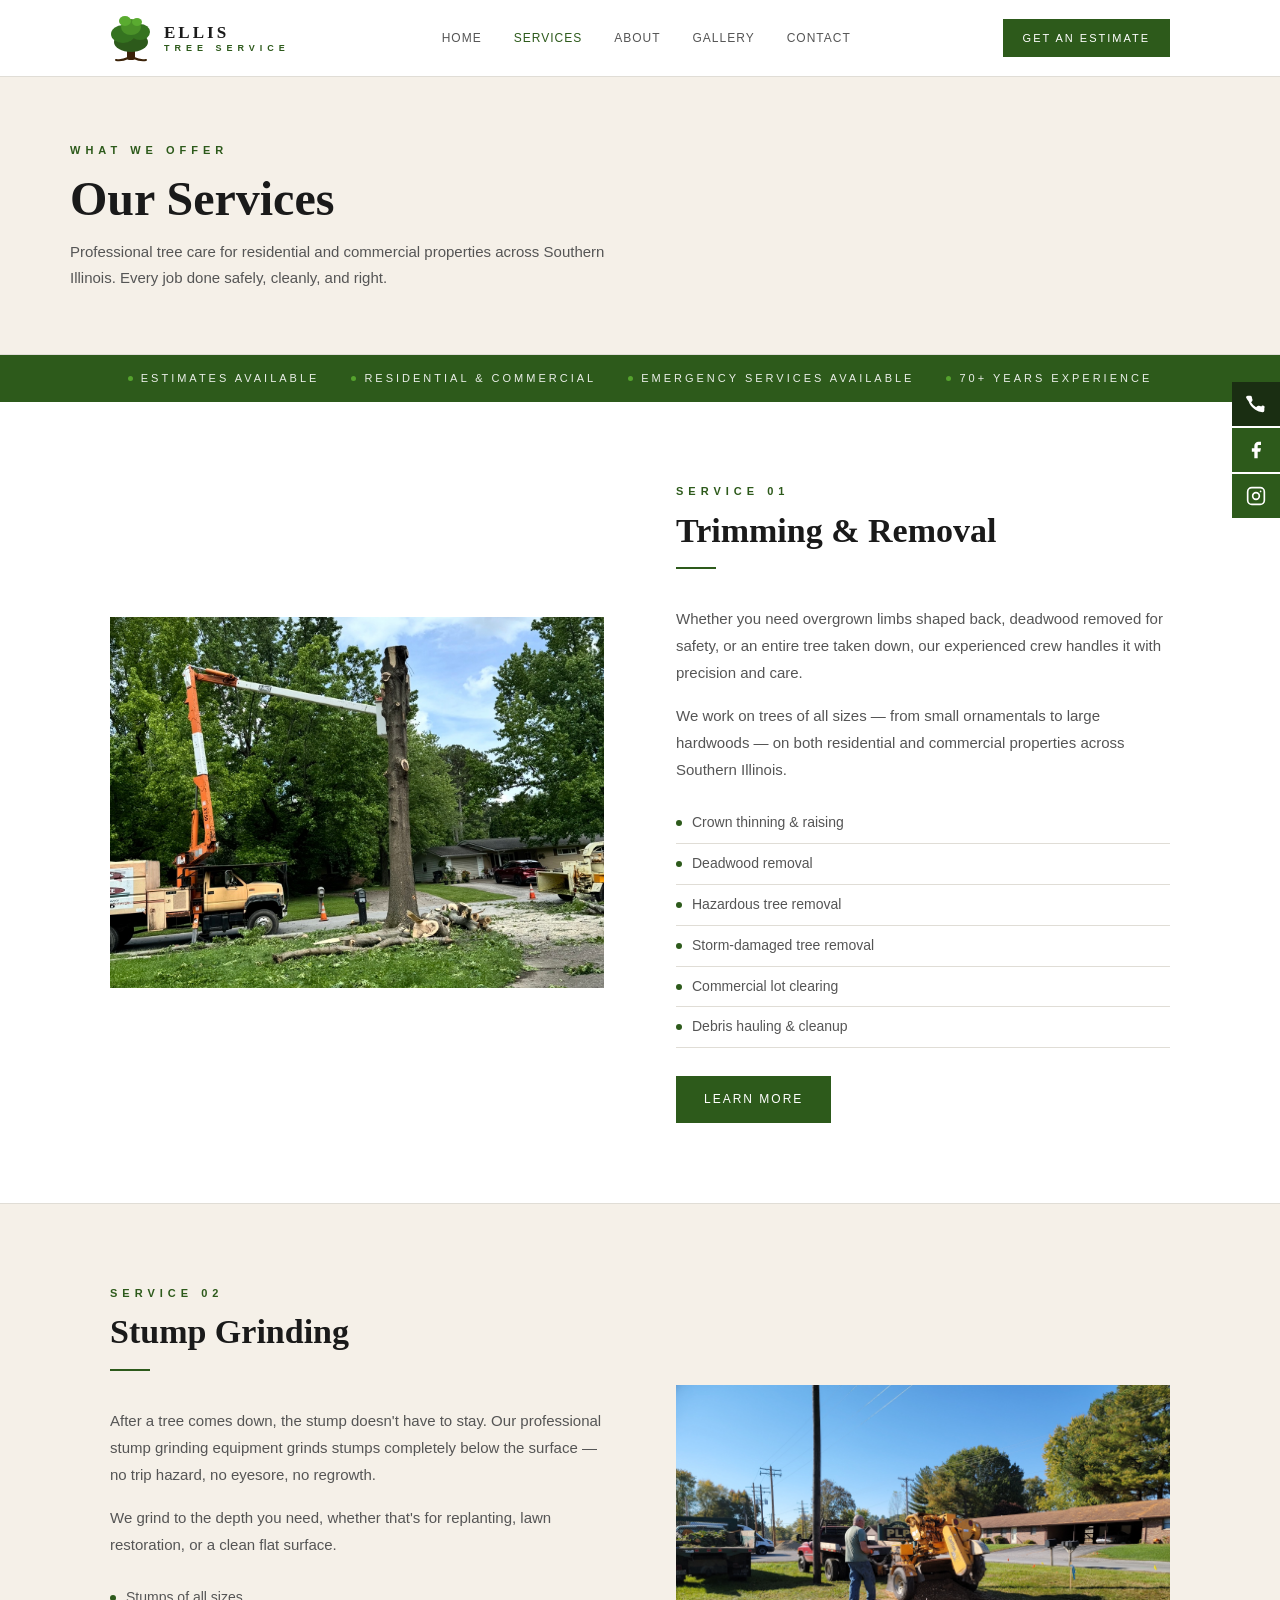
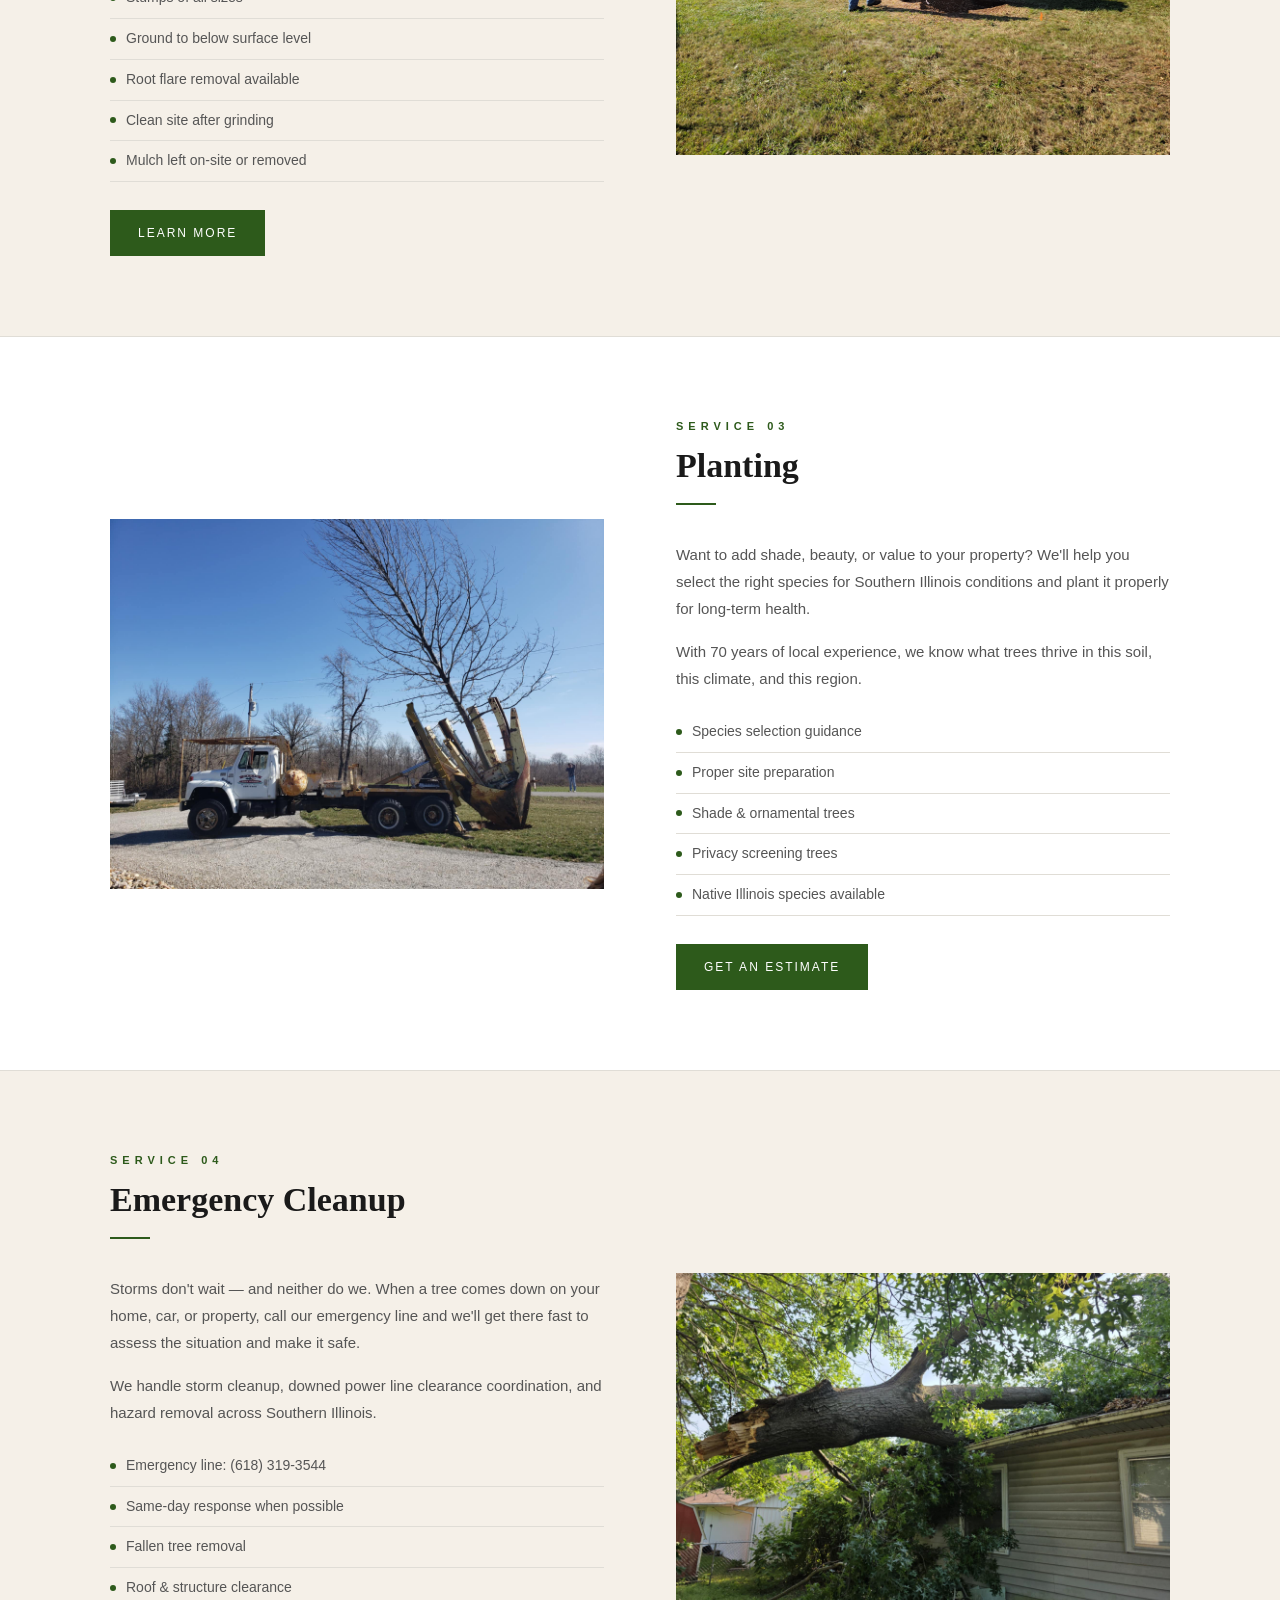
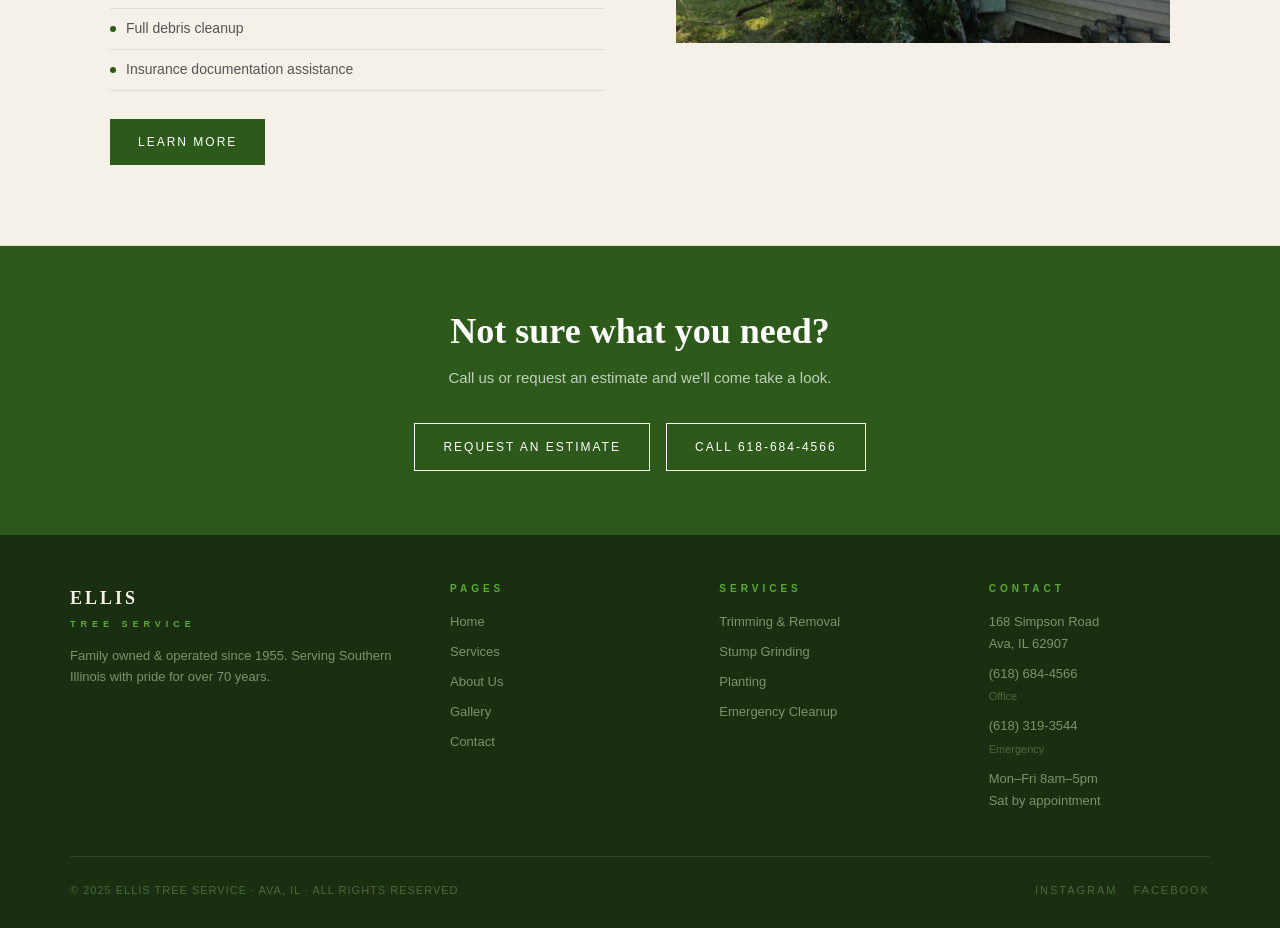
<file: services.html>
<!DOCTYPE html>
<html lang="en">
<head>
  <meta charset="UTF-8"/>
  <link rel="sitemap" type="application/xml" href="/sitemap.xml">
  <link rel="icon" type="image/x-icon" href="favicon.ico">
  <link rel="apple-touch-icon" href="favicon.ico">
  <meta name="viewport" content="width=device-width, initial-scale=1.0"/>
  <meta name="description" content="Ellis Tree Service offers tree trimming, removal, stump grinding, planting, and emergency cleanup in Southern Illinois. Call for an estimate — (618) 684-4566."/>
  <title>Services | Ellis Tree Service</title>
  <link rel="stylesheet" href="css/style.css"/>
  <script type="application/ld+json">
  {
    "@context": "https://schema.org",
    "@type": "LocalBusiness",
    "name": "Ellis Tree Service",
    "url": "https://www.ellistreeservice.com",
    "telephone": "(618) 684-4566",
    "hasOfferCatalog": {
      "@type": "OfferCatalog",
      "name": "Tree Services",
      "itemListElement": [
        {
          "@type": "Offer",
          "itemOffered": {
            "@type": "Service",
            "name": "Tree Trimming and Removal",
            "description": "Expert pruning, shaping, and full tree removal for residential and commercial properties of all sizes in Southern Illinois."
          }
        },
        {
          "@type": "Offer",
          "itemOffered": {
            "@type": "Service",
            "name": "Stump Grinding",
            "description": "Complete stump removal using professional grinding equipment. Clean, efficient, no trace left behind."
          }
        },
        {
          "@type": "Offer",
          "itemOffered": {
            "@type": "Service",
            "name": "Tree Planting",
            "description": "New tree planting with expert species guidance suited to Southern Illinois soil and climate conditions."
          }
        },
        {
          "@type": "Offer",
          "itemOffered": {
            "@type": "Service",
            "name": "Emergency Tree Cleanup",
            "description": "Storm damage response and emergency tree removal available when you need us most. Call (618) 319-3544."
          }
        }
      ]
    }
  }
  </script>
  <style>
    .svc-section { padding: 80px 0; border-bottom: 1px solid var(--border); }
    .svc-section:last-of-type { border-bottom: none; }
    .svc-section-inner {
      max-width: 1140px;
      margin: 0 auto;
      padding: 0 40px;
      display: grid;
      grid-template-columns: 1fr 1fr;
      gap: 72px;
      align-items: center;
    }
    .svc-section-inner.reverse { direction: rtl; }
    .svc-section-inner.reverse > * { direction: ltr; }
    .svc-photo { width: 100%; aspect-ratio: 4/3; }
    .svc-content {}
    .svc-content h2 { font-size: 34px; margin-bottom: 16px; }
    .svc-content p { font-size: 15px; color: var(--gray); line-height: 1.8; margin-bottom: 16px; }
    .svc-list { list-style: none; margin: 20px 0 28px; }
    .svc-list li {
      font-size: 14px;
      color: var(--gray);
      padding: 8px 0;
      border-bottom: 1px solid var(--border);
      display: flex;
      align-items: center;
      gap: 10px;
    }
    .svc-list li::before {
      content: '';
      width: 6px; height: 6px;
      background: var(--green-dark);
      border-radius: 50%;
      flex-shrink: 0;
    }
    @media (max-width: 900px) {
      .svc-section-inner { grid-template-columns: 1fr; gap: 32px; }
      .svc-section-inner.reverse { direction: ltr; }
    }
  </style>
</head>
<body>

<nav class="nav">
  <div class="nav-inner">
    <a href="index.html" class="nav-logo">
      <svg viewBox="0 0 42 48" xmlns="http://www.w3.org/2000/svg">
        <path d="M18 44 Q12 47 6 46 M24 44 Q30 47 36 46" stroke="#3b2208" stroke-width="2" fill="none" stroke-linecap="round"/>
        <rect x="17" y="32" width="8" height="14" rx="2" fill="#3b2208"/>
        <ellipse cx="21" cy="28" rx="17" ry="10" fill="#2d5a1b"/>
        <ellipse cx="13" cy="20" rx="12" ry="9" fill="#357320"/>
        <ellipse cx="30" cy="18" rx="10" ry="8" fill="#357320"/>
        <ellipse cx="21" cy="13" rx="10" ry="8" fill="#4a9128"/>
        <ellipse cx="15" cy="7" rx="6" ry="5" fill="#5aab30"/>
        <ellipse cx="27" cy="8" rx="5" ry="4" fill="#5aab30"/>
      </svg>
      <div class="nav-brand">ELLIS<span>TREE SERVICE</span></div>
    </a>
    <div class="nav-links">
      <a href="index.html">Home</a>
      <a href="services.html" class="active">Services</a>
      <a href="about.html">About</a>
      <a href="gallery.html">Gallery</a>
      <a href="contact.html">Contact</a>
    </div>
    <a href="contact.html" class="nav-cta">Get an Estimate</a>
    <div class="nav-hamburger"><span></span><span></span><span></span></div>
  </div>
</nav>

<div class="page-hero">
  <div class="page-hero-inner">
    <div class="section-label">What We Offer</div>
    <h1>Our Services</h1>
    <p>Professional tree care for residential and commercial properties across Southern Illinois. Every job done safely, cleanly, and right.</p>
  </div>
</div>

<div class="trust-bar">
  <div class="trust-bar-inner">
    <div class="trust-item"><div class="trust-dot"></div>Estimates Available</div>
    <div class="trust-item"><div class="trust-dot"></div>Residential &amp; Commercial</div>
    <div class="trust-item"><div class="trust-dot"></div>Emergency Services Available</div>
    <div class="trust-item"><div class="trust-dot"></div>70+ Years Experience</div>
  </div>
</div>

<!-- TRIMMING & REMOVAL -->
<!-- TRIMMING & REMOVAL -->
<section class="svc-section" id="trimming">
  <div class="svc-section-inner">
    <img src="largetrunk.jpg" alt="Ellis Tree Service tree trimming and removal Carbondale IL Southern Illinois" style="width:100%;aspect-ratio:4/3;object-fit:cover;display:block;">
    <div class="svc-content">
      <div class="section-label">Service 01</div>
      <h2>Trimming &amp; Removal</h2>
      <div class="section-rule"></div>
      <p>Whether you need overgrown limbs shaped back, deadwood removed for safety, or an entire tree taken down, our experienced crew handles it with precision and care.</p>
      <p>We work on trees of all sizes — from small ornamentals to large hardwoods — on both residential and commercial properties across Southern Illinois.</p>
      <ul class="svc-list">
        <li>Crown thinning &amp; raising</li>
        <li>Deadwood removal</li>
        <li>Hazardous tree removal</li>
        <li>Storm-damaged tree removal</li>
        <li>Commercial lot clearing</li>
        <li>Debris hauling &amp; cleanup</li>
      </ul>
      <a href="tree-trimming.html" class="btn btn-primary">Learn More</a>
    </div>
  </div>
</section>

<!-- STUMP GRINDING -->
<section class="svc-section" id="stump" style="background:var(--cream);">
  <div class="svc-section-inner reverse">
    <img src="stumpgrind1.jpg" alt="Ellis Tree Service stump grinding Murphysboro IL Southern Illinois" style="width:100%;aspect-ratio:4/3;object-fit:cover;display:block;">
    <div class="svc-content">
      <div class="section-label">Service 02</div>
      <h2>Stump Grinding</h2>
      <div class="section-rule"></div>
      <p>After a tree comes down, the stump doesn't have to stay. Our professional stump grinding equipment grinds stumps completely below the surface — no trip hazard, no eyesore, no regrowth.</p>
      <p>We grind to the depth you need, whether that's for replanting, lawn restoration, or a clean flat surface.</p>
      <ul class="svc-list">
        <li>Stumps of all sizes</li>
        <li>Ground to below surface level</li>
        <li>Root flare removal available</li>
        <li>Clean site after grinding</li>
        <li>Mulch left on-site or removed</li>
      </ul>
      <a href="stump-grinding.html" class="btn btn-primary">Learn More</a>
    </div>
  </div>
</section>

<!-- PLANTING -->
<section class="svc-section" id="planting">
  <div class="svc-section-inner">
    <img src="spade.JPG" alt="Ellis Tree Service tree planting Southern Illinois Ava IL" style="width:100%;aspect-ratio:4/3;object-fit:cover;display:block;">
    <div class="svc-content">
      <div class="section-label">Service 03</div>
      <h2>Planting</h2>
      <div class="section-rule"></div>
      <p>Want to add shade, beauty, or value to your property? We'll help you select the right species for Southern Illinois conditions and plant it properly for long-term health.</p>
      <p>With 70 years of local experience, we know what trees thrive in this soil, this climate, and this region.</p>
      <ul class="svc-list">
        <li>Species selection guidance</li>
        <li>Proper site preparation</li>
        <li>Shade &amp; ornamental trees</li>
        <li>Privacy screening trees</li>
        <li>Native Illinois species available</li>
      </ul>
      <a href="contact.html" class="btn btn-primary">Get an Estimate</a>
    </div>
  </div>
</section>

<!-- EMERGENCY -->
<section class="svc-section" id="emergency" style="background:var(--cream);">
  <div class="svc-section-inner reverse">
    <img src="storm.jpg" alt="Ellis Tree Service emergency storm cleanup Southern Illinois" style="width:100%;aspect-ratio:4/3;object-fit:cover;display:block;">
    <div class="svc-content">
      <div class="section-label">Service 04</div>
      <h2>Emergency Cleanup</h2>
      <div class="section-rule"></div>
      <p>Storms don't wait — and neither do we. When a tree comes down on your home, car, or property, call our emergency line and we'll get there fast to assess the situation and make it safe.</p>
      <p>We handle storm cleanup, downed power line clearance coordination, and hazard removal across Southern Illinois.</p>
      <ul class="svc-list">
        <li>Emergency line: (618) 319-3544</li>
        <li>Same-day response when possible</li>
        <li>Fallen tree removal</li>
        <li>Roof &amp; structure clearance</li>
        <li>Full debris cleanup</li>
        <li>Insurance documentation assistance</li>
      </ul>
      <a href="emergency-cleanup.html" class="btn btn-primary">Learn More</a>
    </div>
  </div>
</section>

<!-- CTA -->
<section style="background:var(--green-dark);padding:64px 40px;text-align:center;">
  <h2 style="font-size:36px;color:#fff;margin-bottom:12px;">Not sure what you need?</h2>
  <p style="font-size:15px;color:rgba(255,255,255,0.7);margin-bottom:32px;">Call us or request an estimate and we'll come take a look.</p>
  <div style="display:flex;gap:16px;justify-content:center;flex-wrap:wrap;">
    <a href="contact.html" class="btn btn-outline-white">Request an Estimate</a>
    <a href="tel:6186844566" class="btn btn-outline-white">Call 618-684-4566</a>
  </div>
</section>

<footer>
  <div class="footer-inner">
    <div class="footer-top">
      <div>
        <div class="footer-brand">ELLIS<span>TREE SERVICE</span></div>
        <p class="footer-tagline">Family owned &amp; operated since 1955. Serving Southern Illinois with pride for over 70 years.</p>
      </div>
      <div class="footer-col"><h4>Pages</h4><a href="index.html">Home</a><a href="services.html">Services</a><a href="about.html">About Us</a><a href="gallery.html">Gallery</a><a href="contact.html">Contact</a></div>
      <div class="footer-col"><h4>Services</h4><a href="tree-trimming.html">Trimming &amp; Removal</a><a href="stump-grinding.html">Stump Grinding</a><a href="contact.html">Planting</a><a href="emergency-cleanup.html">Emergency Cleanup</a></div>
      <div class="footer-col"><h4>Contact</h4><p>168 Simpson Road<br>Ava, IL 62907</p><p style="margin-top:8px;">(618) 684-4566<br><span style="font-size:11px;color:#4a6a38;">Office</span></p><p style="margin-top:4px;">(618) 319-3544<br><span style="font-size:11px;color:#4a6a38;">Emergency</span></p><p style="margin-top:8px;">Mon–Fri 8am–5pm<br>Sat by appointment</p></div>
    </div>
    <div class="footer-bottom">
      <p class="footer-copy">© 2025 ELLIS TREE SERVICE · AVA, IL · ALL RIGHTS RESERVED</p>
      <div class="footer-social"><a href="http://instagram.com/ellistreeil" target="_blank">Instagram</a><a href="https://www.facebook.com/share/1ASiptUKjM/" target="_blank">Facebook</a></div>
    </div>
  </div>
</footer>
<script src="js/site.js"></script>

<div style="position:fixed;right:0;top:50%;transform:translateY(-50%);z-index:999;display:flex;flex-direction:column;gap:2px;">
  <a href="tel:6186844566" style="background:#1a2e12;color:#fff;padding:12px 14px;display:flex;align-items:center;justify-content:center;text-decoration:none;" onmouseover="this.style.background='#2d5a1b'" onmouseout="this.style.background='#1a2e12'" title="Call Us">
    <svg width="20" height="20" viewBox="0 0 24 24" fill="white" xmlns="http://www.w3.org/2000/svg"><path d="M22 16.92v3a2 2 0 01-2.18 2 19.79 19.79 0 01-8.63-3.07A19.5 19.5 0 013.07 8.63 19.79 19.79 0 01.08 4.12 2 2 0 012 2h3a2 2 0 012 1.72c.127.96.361 1.903.7 2.81a2 2 0 01-.45 2.11L6.09 9.91a16 16 0 006 6l1.27-1.27a2 2 0 012.11-.45c.907.339 1.85.573 2.81.7A2 2 0 0122 16.92z"/></svg>
  </a>
  <a href="https://www.facebook.com/share/1ASiptUKjM/" target="_blank" style="background:#2d5a1b;color:#fff;padding:12px 14px;display:flex;align-items:center;justify-content:center;text-decoration:none;" onmouseover="this.style.background='#357320'" onmouseout="this.style.background='#2d5a1b'" title="Facebook">
    <svg width="20" height="20" viewBox="0 0 24 24" fill="white"><path d="M18 2h-3a5 5 0 00-5 5v3H7v4h3v8h4v-8h3l1-4h-4V7a1 1 0 011-1h3z"/></svg>
  </a>
  <a href="http://instagram.com/ellistreeil" target="_blank" style="background:#2d5a1b;color:#fff;padding:12px 14px;display:flex;align-items:center;justify-content:center;text-decoration:none;" onmouseover="this.style.background='#357320'" onmouseout="this.style.background='#2d5a1b'" title="Instagram">
    <svg width="20" height="20" viewBox="0 0 24 24" fill="none" stroke="white" stroke-width="2"><rect x="2" y="2" width="20" height="20" rx="5" ry="5"/><circle cx="12" cy="12" r="4"/><circle cx="17.5" cy="6.5" r="1" fill="white" stroke="none"/></svg>
  </a>
</div>

<!-- Mobile Sticky Call Button -->
<style>
  .mobile-call-btn {
    display: none;
    position: fixed;
    bottom: 0;
    left: 0;
    right: 0;
    z-index: 1000;
    background: #2d5a1b;
    color: #fff;
    text-align: center;
    padding: 16px;
    font-family: Arial, sans-serif;
    font-size: 15px;
    font-weight: 700;
    letter-spacing: 2px;
    text-transform: uppercase;
    text-decoration: none;
  }
  .mobile-call-btn:hover { background: #357320; }
  @media (max-width: 768px) {
    .mobile-call-btn { display: block; }
    body { padding-bottom: 56px; }
  }
</style>
<a href="tel:6186844566" class="mobile-call-btn">📞 Call Now — (618) 684-4566</a>
</body>
</html>
</file>
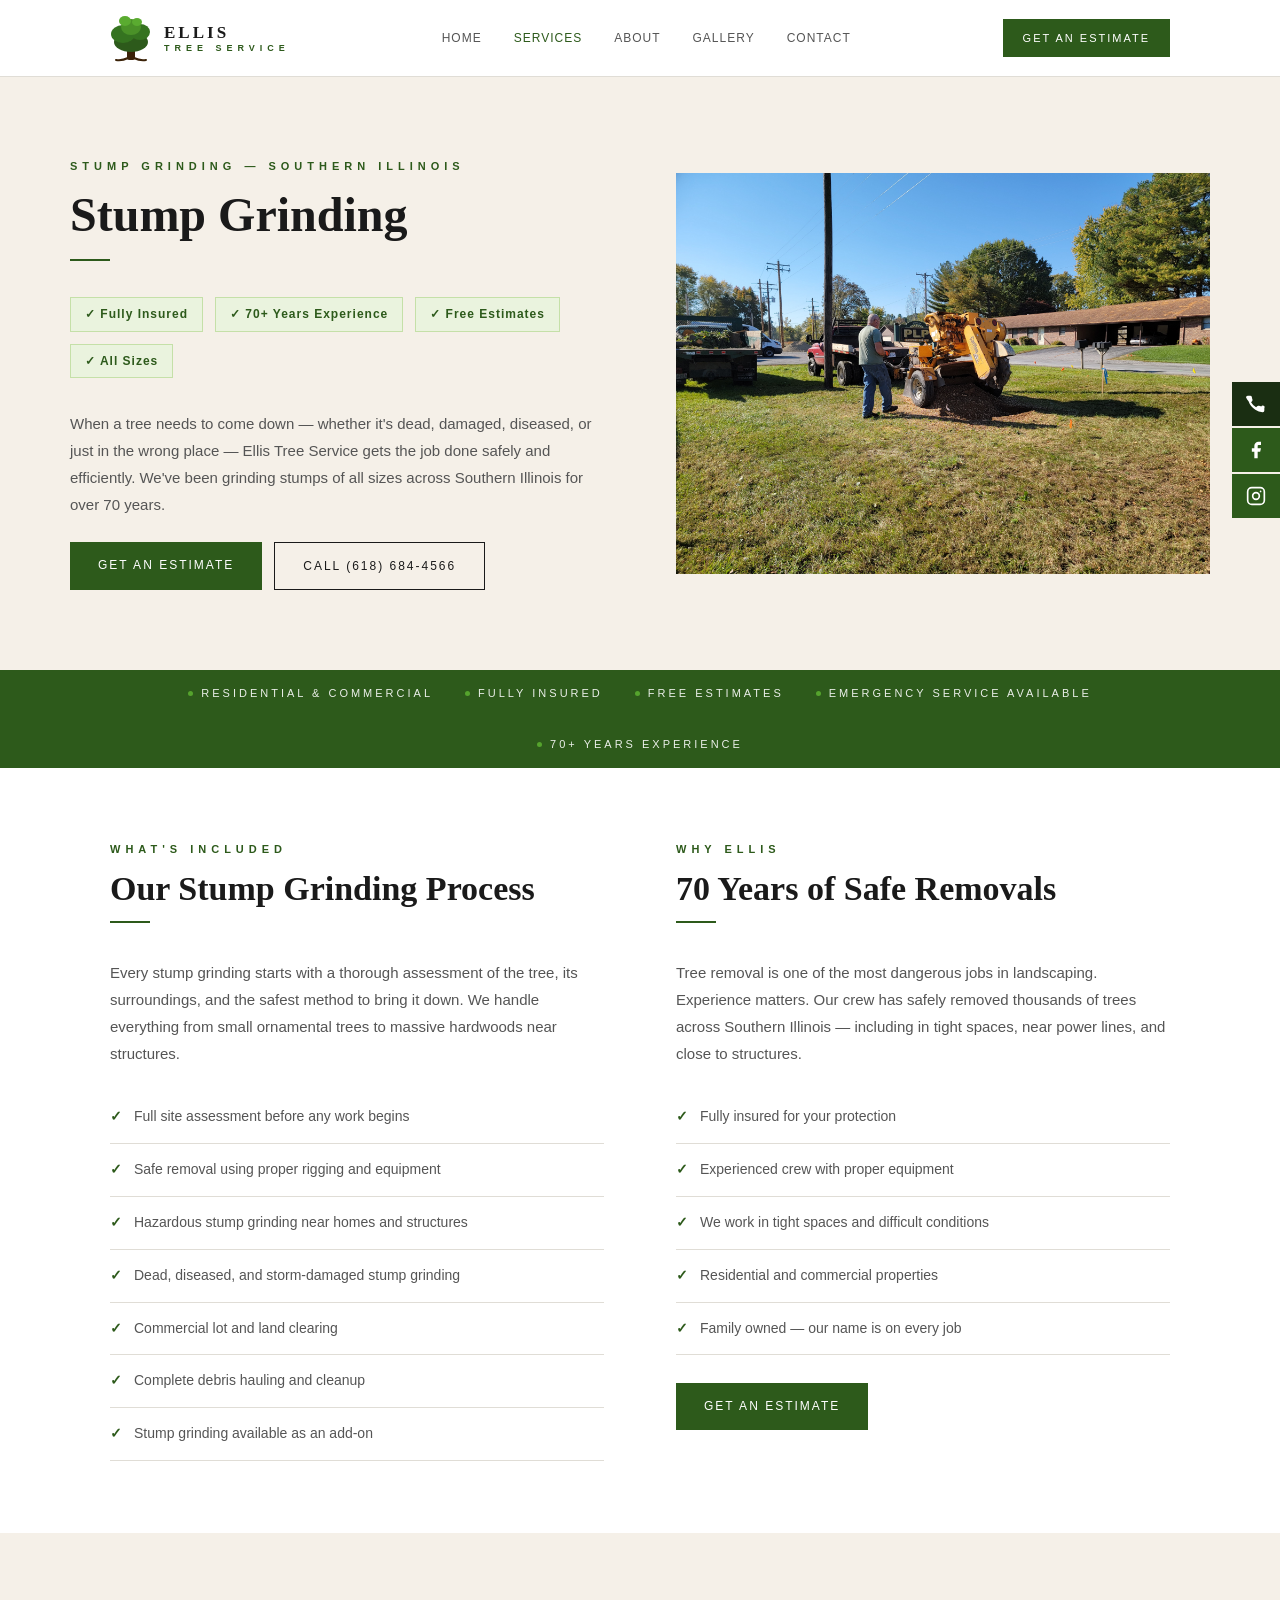
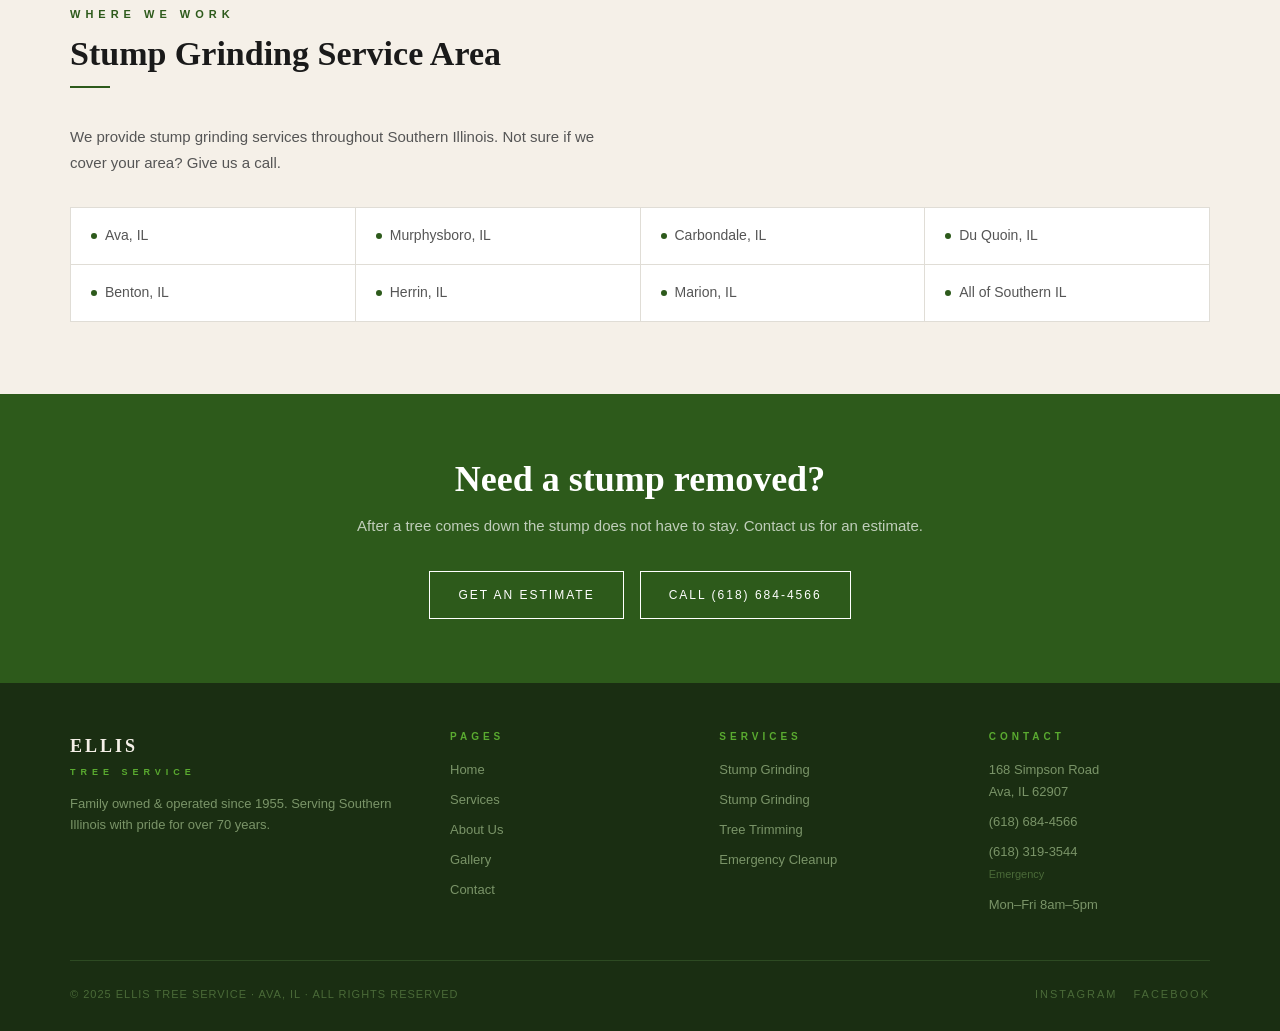
<file: stump-grinding.html>
<!DOCTYPE html>
<html lang="en">
<head>
  <meta charset="UTF-8"/>
  <link rel="sitemap" type="application/xml" href="/sitemap.xml">
  <link rel="icon" type="image/x-icon" href="favicon.ico">
  <meta name="viewport" content="width=device-width, initial-scale=1.0"/>
  <meta name="description" content="Professional stump grinding in Southern Illinois. Ellis Tree Service grinds stumps of all sizes safely and efficiently. Fully insured. Call (618) 684-4566 for a free estimate."/>
  <title>Stump Grinding Southern Illinois | Ellis Tree Service | Ava, IL</title>
  <link rel="stylesheet" href="css/style.css"/>
  <script type="application/ld+json">
  {
    "@context": "https://schema.org",
    "@type": "Service",
    "name": "Stump Grinding",
    "provider": {
      "@type": "LocalBusiness",
      "name": "Ellis Tree Service",
      "telephone": "(618) 684-4566",
      "address": {
        "@type": "PostalAddress",
        "streetAddress": "168 Simpson Road",
        "addressLocality": "Ava",
        "addressRegion": "IL",
        "postalCode": "62907"
      }
    },
    "areaServed": "Southern Illinois",
    "description": "Professional stump grinding services for residential and commercial properties across Southern Illinois."
  }
  </script>
  <style>
    .service-hero { background: var(--cream); padding: 80px 40px; }
    .service-hero-inner { max-width: 1140px; margin: 0 auto; display: grid; grid-template-columns: 1fr 1fr; gap: 72px; align-items: center; }
    .service-hero h1 { font-size: 48px; margin-bottom: 16px; }
    .service-hero p { font-size: 15px; color: var(--gray); line-height: 1.8; margin-bottom: 24px; }
    .service-hero img { width: 100%; aspect-ratio: 4/3; object-fit: cover; }
    .badges { display: flex; gap: 12px; flex-wrap: wrap; margin-bottom: 32px; }
    .badge { background: #eaf3de; border: 1px solid #c5e0a8; padding: 6px 14px; font-size: 12px; color: var(--green-dark); letter-spacing: 1px; font-weight: 700; }
    .content-section { padding: 72px 0; }
    .content-inner { max-width: 1140px; margin: 0 auto; padding: 0 40px; display: grid; grid-template-columns: 1fr 1fr; gap: 72px; }
    .why-list { list-style: none; }
    .why-list li { padding: 14px 0; border-bottom: 1px solid var(--border); font-size: 14px; color: var(--gray); display: flex; gap: 12px; align-items: flex-start; }
    .why-list li::before { content: '✓'; color: var(--green-dark); font-weight: 700; flex-shrink: 0; }
    .area-section { background: var(--cream); padding: 72px 40px; }
    .area-inner { max-width: 1140px; margin: 0 auto; }
    .area-grid { display: grid; grid-template-columns: repeat(4,1fr); gap: 1px; background: var(--border); border: 1px solid var(--border); margin-top: 32px; }
    .area-cell { background: #fff; padding: 16px 20px; font-size: 14px; color: var(--gray); display: flex; align-items: center; gap: 8px; }
    .area-dot { width: 6px; height: 6px; background: var(--green-dark); border-radius: 50%; flex-shrink: 0; }
    @media (max-width: 900px) {
      .service-hero-inner, .content-inner { grid-template-columns: 1fr; gap: 36px; }
      .area-grid { grid-template-columns: 1fr 1fr; }
    }
  </style>
</head>
<body>

<nav class="nav">
  <div class="nav-inner">
    <a href="index.html" class="nav-logo">
      <svg viewBox="0 0 42 48" xmlns="http://www.w3.org/2000/svg">
        <path d="M18 44 Q12 47 6 46 M24 44 Q30 47 36 46" stroke="#3b2208" stroke-width="2" fill="none" stroke-linecap="round"/>
        <rect x="17" y="32" width="8" height="14" rx="2" fill="#3b2208"/>
        <ellipse cx="21" cy="28" rx="17" ry="10" fill="#2d5a1b"/>
        <ellipse cx="13" cy="20" rx="12" ry="9" fill="#357320"/>
        <ellipse cx="30" cy="18" rx="10" ry="8" fill="#357320"/>
        <ellipse cx="21" cy="13" rx="10" ry="8" fill="#4a9128"/>
        <ellipse cx="15" cy="7" rx="6" ry="5" fill="#5aab30"/>
        <ellipse cx="27" cy="8" rx="5" ry="4" fill="#5aab30"/>
      </svg>
      <div class="nav-brand">ELLIS<span>TREE SERVICE</span></div>
    </a>
    <div class="nav-links">
      <a href="index.html">Home</a>
      <a href="services.html" class="active">Services</a>
      <a href="about.html">About</a>
      <a href="gallery.html">Gallery</a>
      <a href="contact.html">Contact</a>
    </div>
    <a href="contact.html" class="nav-cta">Get an Estimate</a>
    <div class="nav-hamburger"><span></span><span></span><span></span></div>
  </div>
</nav>

<section class="service-hero">
  <div class="service-hero-inner">
    <div>
      <div class="section-label">Stump Grinding — Southern Illinois</div>
      <h1>Stump Grinding</h1>
      <div class="section-rule"></div>
      <div class="badges">
        <div class="badge">✓ Fully Insured</div>
        <div class="badge">✓ 70+ Years Experience</div>
        <div class="badge">✓ Free Estimates</div>
        <div class="badge">✓ All Sizes</div>
      </div>
      <p>When a tree needs to come down — whether it's dead, damaged, diseased, or just in the wrong place — Ellis Tree Service gets the job done safely and efficiently. We've been grinding stumps of all sizes across Southern Illinois for over 70 years.</p>
      <div style="display:flex;gap:12px;flex-wrap:wrap;">
        <a href="contact.html" class="btn btn-primary">Get an Estimate</a>
        <a href="tel:6186844566" class="btn btn-outline">Call (618) 684-4566</a>
      </div>
    </div>
    <img src="stumpgrind1.jpg" alt="Ellis Tree Service stump grinding Southern Illinois"/>
  </div>
</section>

<div class="trust-bar">
  <div class="trust-bar-inner">
    <div class="trust-item"><div class="trust-dot"></div>Residential &amp; Commercial</div>
    <div class="trust-item"><div class="trust-dot"></div>Fully Insured</div>
    <div class="trust-item"><div class="trust-dot"></div>Free Estimates</div>
    <div class="trust-item"><div class="trust-dot"></div>Emergency Service Available</div>
    <div class="trust-item"><div class="trust-dot"></div>70+ Years Experience</div>
  </div>
</div>

<section class="content-section">
  <div class="content-inner">
    <div>
      <div class="section-label">What's Included</div>
      <h2 class="section-h2">Our Stump Grinding Process</h2>
      <div class="section-rule"></div>
      <p style="font-size:15px;color:var(--gray);line-height:1.8;margin-bottom:24px;">Every stump grinding starts with a thorough assessment of the tree, its surroundings, and the safest method to bring it down. We handle everything from small ornamental trees to massive hardwoods near structures.</p>
      <ul class="why-list">
        <li>Full site assessment before any work begins</li>
        <li>Safe removal using proper rigging and equipment</li>
        <li>Hazardous stump grinding near homes and structures</li>
        <li>Dead, diseased, and storm-damaged stump grinding</li>
        <li>Commercial lot and land clearing</li>
        <li>Complete debris hauling and cleanup</li>
        <li>Stump grinding available as an add-on</li>
      </ul>
    </div>
    <div>
      <div class="section-label">Why Ellis</div>
      <h2 class="section-h2">70 Years of Safe Removals</h2>
      <div class="section-rule"></div>
      <p style="font-size:15px;color:var(--gray);line-height:1.8;margin-bottom:24px;">Tree removal is one of the most dangerous jobs in landscaping. Experience matters. Our crew has safely removed thousands of trees across Southern Illinois — including in tight spaces, near power lines, and close to structures.</p>
      <ul class="why-list">
        <li>Fully insured for your protection</li>
        <li>Experienced crew with proper equipment</li>
        <li>We work in tight spaces and difficult conditions</li>
        <li>Residential and commercial properties</li>
        <li>Family owned — our name is on every job</li>
      </ul>
      <a href="contact.html" class="btn btn-primary" style="margin-top:28px;">Get an Estimate</a>
    </div>
  </div>
</section>

<section class="area-section">
  <div class="area-inner">
    <div class="section-label">Where We Work</div>
    <h2 class="section-h2">Stump Grinding Service Area</h2>
    <div class="section-rule"></div>
    <p style="font-size:15px;color:var(--gray);max-width:560px;">We provide stump grinding services throughout Southern Illinois. Not sure if we cover your area? Give us a call.</p>
    <div class="area-grid">
      <div class="area-cell"><div class="area-dot"></div>Ava, IL</div>
      <div class="area-cell"><div class="area-dot"></div>Murphysboro, IL</div>
      <div class="area-cell"><div class="area-dot"></div>Carbondale, IL</div>
      <div class="area-cell"><div class="area-dot"></div>Du Quoin, IL</div>
      <div class="area-cell"><div class="area-dot"></div>Benton, IL</div>
      <div class="area-cell"><div class="area-dot"></div>Herrin, IL</div>
      <div class="area-cell"><div class="area-dot"></div>Marion, IL</div>
      <div class="area-cell"><div class="area-dot"></div>All of Southern IL</div>
    </div>
  </div>
</section>

<section style="background:var(--green-dark);padding:64px 40px;text-align:center;">
  <h2 style="font-size:36px;color:#fff;margin-bottom:12px;">Need a stump removed?</h2>
  <p style="font-size:15px;color:rgba(255,255,255,0.7);margin-bottom:32px;">After a tree comes down the stump does not have to stay. Contact us for an estimate.</p>
  <div style="display:flex;gap:16px;justify-content:center;flex-wrap:wrap;">
    <a href="contact.html" class="btn btn-outline-white">Get an Estimate</a>
    <a href="tel:6186844566" class="btn btn-outline-white">Call (618) 684-4566</a>
  </div>
</section>

<footer>
  <div class="footer-inner">
    <div class="footer-top">
      <div><div class="footer-brand">ELLIS<span>TREE SERVICE</span></div><p class="footer-tagline">Family owned &amp; operated since 1955. Serving Southern Illinois with pride for over 70 years.</p></div>
      <div class="footer-col"><h4>Pages</h4><a href="index.html">Home</a><a href="services.html">Services</a><a href="about.html">About Us</a><a href="gallery.html">Gallery</a><a href="contact.html">Contact</a></div>
      <div class="footer-col"><h4>Services</h4><a href="stump-grinding.html">Stump Grinding</a><a href="stump-grinding.html">Stump Grinding</a><a href="tree-trimming.html">Tree Trimming</a><a href="emergency-cleanup.html">Emergency Cleanup</a></div>
      <div class="footer-col"><h4>Contact</h4><p>168 Simpson Road<br>Ava, IL 62907</p><p style="margin-top:8px;">(618) 684-4566</p><p style="margin-top:4px;">(618) 319-3544<br><span style="font-size:11px;color:#4a6a38;">Emergency</span></p><p style="margin-top:8px;">Mon–Fri 8am–5pm</p></div>
    </div>
    <div class="footer-bottom">
      <p class="footer-copy">© 2025 ELLIS TREE SERVICE · AVA, IL · ALL RIGHTS RESERVED</p>
      <div class="footer-social"><a href="http://instagram.com/ellistreeil" target="_blank">Instagram</a><a href="https://www.facebook.com/share/1ASiptUKjM/" target="_blank">Facebook</a></div>
    </div>
  </div>
</footer>

<div style="position:fixed;right:0;top:50%;transform:translateY(-50%);z-index:999;display:flex;flex-direction:column;gap:2px;">
  <a href="tel:6186844566" style="background:#1a2e12;color:#fff;padding:12px 14px;display:flex;align-items:center;justify-content:center;text-decoration:none;" title="Call Us">
    <svg width="20" height="20" viewBox="0 0 24 24" fill="white"><path d="M22 16.92v3a2 2 0 01-2.18 2 19.79 19.79 0 01-8.63-3.07A19.5 19.5 0 013.07 8.63 19.79 19.79 0 01.08 4.12 2 2 0 012 2h3a2 2 0 012 1.72c.127.96.361 1.903.7 2.81a2 2 0 01-.45 2.11L6.09 9.91a16 16 0 006 6l1.27-1.27a2 2 0 012.11-.45c.907.339 1.85.573 2.81.7A2 2 0 0122 16.92z"/></svg>
  </a>
  <a href="https://www.facebook.com/share/1ASiptUKjM/" target="_blank" style="background:#2d5a1b;color:#fff;padding:12px 14px;display:flex;align-items:center;justify-content:center;text-decoration:none;" title="Facebook">
    <svg width="20" height="20" viewBox="0 0 24 24" fill="white"><path d="M18 2h-3a5 5 0 00-5 5v3H7v4h3v8h4v-8h3l1-4h-4V7a1 1 0 011-1h3z"/></svg>
  </a>
  <a href="http://instagram.com/ellistreeil" target="_blank" style="background:#2d5a1b;color:#fff;padding:12px 14px;display:flex;align-items:center;justify-content:center;text-decoration:none;" title="Instagram">
    <svg width="20" height="20" viewBox="0 0 24 24" fill="none" stroke="white" stroke-width="2"><rect x="2" y="2" width="20" height="20" rx="5" ry="5"/><circle cx="12" cy="12" r="4"/><circle cx="17.5" cy="6.5" r="1" fill="white" stroke="none"/></svg>
  </a>
</div>

<style>.mobile-call-btn{display:none;position:fixed;bottom:0;left:0;right:0;z-index:1000;background:#2d5a1b;color:#fff;text-align:center;padding:16px;font-family:Arial,sans-serif;font-size:15px;font-weight:700;letter-spacing:2px;text-transform:uppercase;text-decoration:none;}@media(max-width:768px){.mobile-call-btn{display:block;}body{padding-bottom:56px;}}</style>
<a href="tel:6186844566" class="mobile-call-btn">📞 Call Now — (618) 684-4566</a>

<script src="js/site.js"></script>
</body>
</html>
</file>
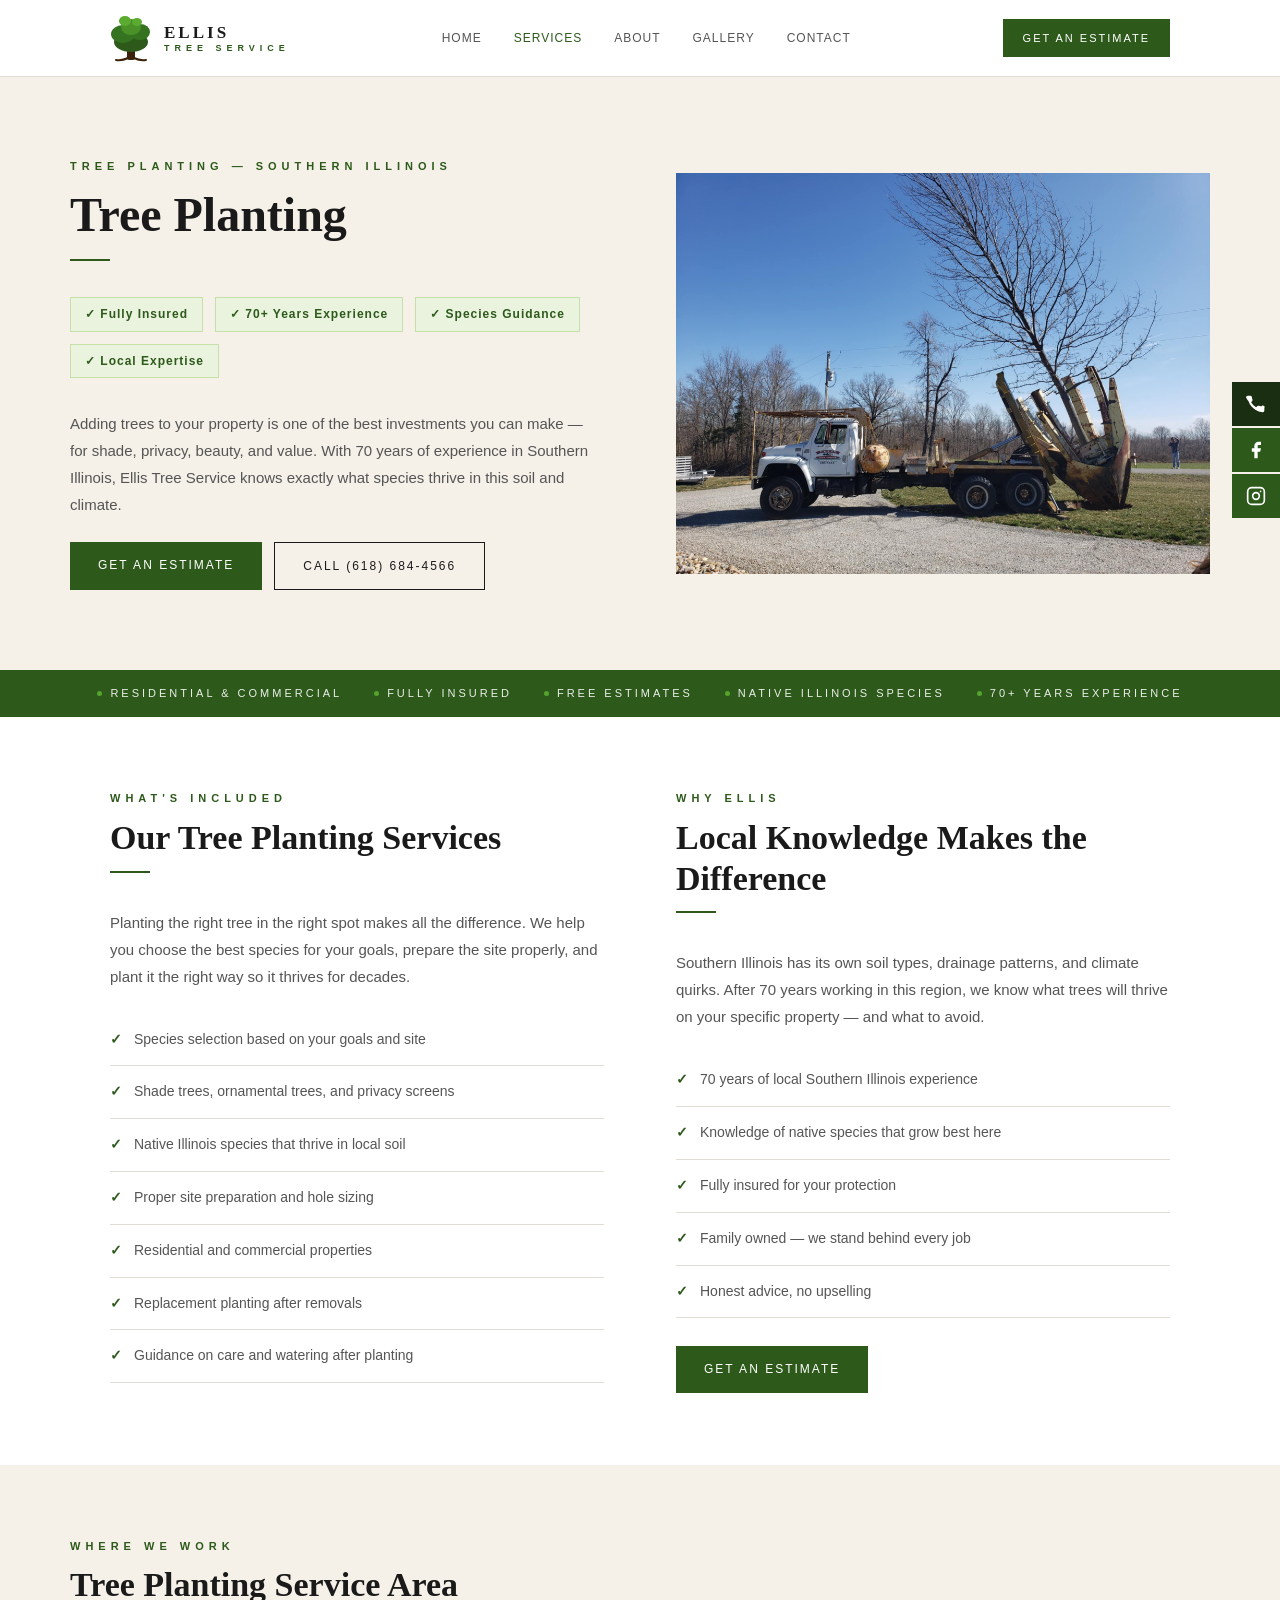
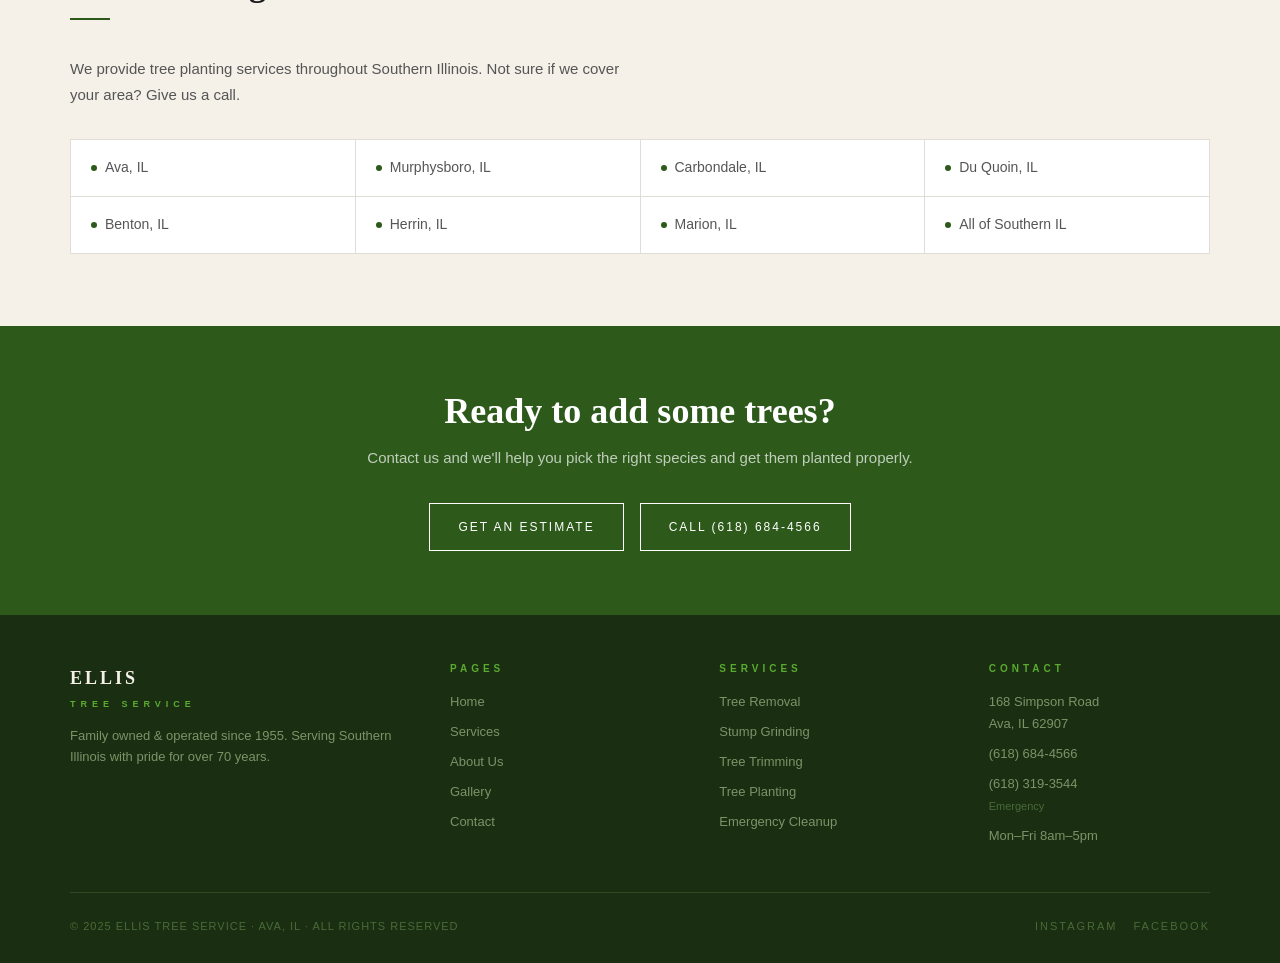
<file: tree-planting.html>
<!DOCTYPE html>
<html lang="en">
<head>
  <meta charset="UTF-8"/>
  <link rel="sitemap" type="application/xml" href="/sitemap.xml">
  <link rel="icon" type="image/x-icon" href="favicon.ico">
  <meta name="viewport" content="width=device-width, initial-scale=1.0"/>
  <meta name="description" content="Professional tree planting in Southern Illinois. Ellis Tree Service helps you select and plant the right trees for your property. Fully insured. Call (618) 684-4566."/>
  <title>Tree Planting Southern Illinois | Ellis Tree Service | Ava, IL</title>
  <link rel="stylesheet" href="css/style.css"/>
  <script type="application/ld+json">
  {
    "@context": "https://schema.org",
    "@type": "Service",
    "name": "Tree Planting",
    "provider": {
      "@type": "LocalBusiness",
      "name": "Ellis Tree Service",
      "telephone": "(618) 684-4566",
      "address": {
        "@type": "PostalAddress",
        "streetAddress": "168 Simpson Road",
        "addressLocality": "Ava",
        "addressRegion": "IL",
        "postalCode": "62907"
      }
    },
    "areaServed": "Southern Illinois",
    "description": "Professional tree planting services for residential and commercial properties across Southern Illinois. Species guidance suited to Illinois soil and climate."
  }
  </script>
  <style>
    .service-hero { background: var(--cream); padding: 80px 40px; }
    .service-hero-inner { max-width: 1140px; margin: 0 auto; display: grid; grid-template-columns: 1fr 1fr; gap: 72px; align-items: center; }
    .service-hero h1 { font-size: 48px; margin-bottom: 16px; }
    .service-hero p { font-size: 15px; color: var(--gray); line-height: 1.8; margin-bottom: 24px; }
    .service-hero img { width: 100%; aspect-ratio: 4/3; object-fit: cover; }
    .badges { display: flex; gap: 12px; flex-wrap: wrap; margin-bottom: 32px; }
    .badge { background: #eaf3de; border: 1px solid #c5e0a8; padding: 6px 14px; font-size: 12px; color: var(--green-dark); letter-spacing: 1px; font-weight: 700; }
    .content-section { padding: 72px 0; }
    .content-inner { max-width: 1140px; margin: 0 auto; padding: 0 40px; display: grid; grid-template-columns: 1fr 1fr; gap: 72px; }
    .why-list { list-style: none; }
    .why-list li { padding: 14px 0; border-bottom: 1px solid var(--border); font-size: 14px; color: var(--gray); display: flex; gap: 12px; align-items: flex-start; }
    .why-list li::before { content: '✓'; color: var(--green-dark); font-weight: 700; flex-shrink: 0; }
    .area-section { background: var(--cream); padding: 72px 40px; }
    .area-inner { max-width: 1140px; margin: 0 auto; }
    .area-grid { display: grid; grid-template-columns: repeat(4,1fr); gap: 1px; background: var(--border); border: 1px solid var(--border); margin-top: 32px; }
    .area-cell { background: #fff; padding: 16px 20px; font-size: 14px; color: var(--gray); display: flex; align-items: center; gap: 8px; }
    .area-dot { width: 6px; height: 6px; background: var(--green-dark); border-radius: 50%; flex-shrink: 0; }
    @media (max-width: 900px) {
      .service-hero-inner, .content-inner { grid-template-columns: 1fr; gap: 36px; }
      .area-grid { grid-template-columns: 1fr 1fr; }
    }
  </style>
</head>
<body>

<nav class="nav">
  <div class="nav-inner">
    <a href="index.html" class="nav-logo">
      <svg viewBox="0 0 42 48" xmlns="http://www.w3.org/2000/svg">
        <path d="M18 44 Q12 47 6 46 M24 44 Q30 47 36 46" stroke="#3b2208" stroke-width="2" fill="none" stroke-linecap="round"/>
        <rect x="17" y="32" width="8" height="14" rx="2" fill="#3b2208"/>
        <ellipse cx="21" cy="28" rx="17" ry="10" fill="#2d5a1b"/>
        <ellipse cx="13" cy="20" rx="12" ry="9" fill="#357320"/>
        <ellipse cx="30" cy="18" rx="10" ry="8" fill="#357320"/>
        <ellipse cx="21" cy="13" rx="10" ry="8" fill="#4a9128"/>
        <ellipse cx="15" cy="7" rx="6" ry="5" fill="#5aab30"/>
        <ellipse cx="27" cy="8" rx="5" ry="4" fill="#5aab30"/>
      </svg>
      <div class="nav-brand">ELLIS<span>TREE SERVICE</span></div>
    </a>
    <div class="nav-links">
      <a href="index.html">Home</a>
      <a href="services.html" class="active">Services</a>
      <a href="about.html">About</a>
      <a href="gallery.html">Gallery</a>
      <a href="contact.html">Contact</a>
    </div>
    <a href="contact.html" class="nav-cta">Get an Estimate</a>
    <div class="nav-hamburger"><span></span><span></span><span></span></div>
  </div>
</nav>

<section class="service-hero">
  <div class="service-hero-inner">
    <div>
      <div class="section-label">Tree Planting — Southern Illinois</div>
      <h1>Tree Planting</h1>
      <div class="section-rule"></div>
      <div class="badges">
        <div class="badge">✓ Fully Insured</div>
        <div class="badge">✓ 70+ Years Experience</div>
        <div class="badge">✓ Species Guidance</div>
        <div class="badge">✓ Local Expertise</div>
      </div>
      <p>Adding trees to your property is one of the best investments you can make — for shade, privacy, beauty, and value. With 70 years of experience in Southern Illinois, Ellis Tree Service knows exactly what species thrive in this soil and climate.</p>
      <div style="display:flex;gap:12px;flex-wrap:wrap;">
        <a href="contact.html" class="btn btn-primary">Get an Estimate</a>
        <a href="tel:6186844566" class="btn btn-outline">Call (618) 684-4566</a>
      </div>
    </div>
    <img src="spade.JPG" alt="Ellis Tree Service tree planting in Southern Illinois Ava IL"/>
  </div>
</section>

<div class="trust-bar">
  <div class="trust-bar-inner">
    <div class="trust-item"><div class="trust-dot"></div>Residential &amp; Commercial</div>
    <div class="trust-item"><div class="trust-dot"></div>Fully Insured</div>
    <div class="trust-item"><div class="trust-dot"></div>Free Estimates</div>
    <div class="trust-item"><div class="trust-dot"></div>Native Illinois Species</div>
    <div class="trust-item"><div class="trust-dot"></div>70+ Years Experience</div>
  </div>
</div>

<section class="content-section">
  <div class="content-inner">
    <div>
      <div class="section-label">What's Included</div>
      <h2 class="section-h2">Our Tree Planting Services</h2>
      <div class="section-rule"></div>
      <p style="font-size:15px;color:var(--gray);line-height:1.8;margin-bottom:24px;">Planting the right tree in the right spot makes all the difference. We help you choose the best species for your goals, prepare the site properly, and plant it the right way so it thrives for decades.</p>
      <ul class="why-list">
        <li>Species selection based on your goals and site</li>
        <li>Shade trees, ornamental trees, and privacy screens</li>
        <li>Native Illinois species that thrive in local soil</li>
        <li>Proper site preparation and hole sizing</li>
        <li>Residential and commercial properties</li>
        <li>Replacement planting after removals</li>
        <li>Guidance on care and watering after planting</li>
      </ul>
    </div>
    <div>
      <div class="section-label">Why Ellis</div>
      <h2 class="section-h2">Local Knowledge Makes the Difference</h2>
      <div class="section-rule"></div>
      <p style="font-size:15px;color:var(--gray);line-height:1.8;margin-bottom:24px;">Southern Illinois has its own soil types, drainage patterns, and climate quirks. After 70 years working in this region, we know what trees will thrive on your specific property — and what to avoid.</p>
      <ul class="why-list">
        <li>70 years of local Southern Illinois experience</li>
        <li>Knowledge of native species that grow best here</li>
        <li>Fully insured for your protection</li>
        <li>Family owned — we stand behind every job</li>
        <li>Honest advice, no upselling</li>
      </ul>
      <a href="contact.html" class="btn btn-primary" style="margin-top:28px;">Get an Estimate</a>
    </div>
  </div>
</section>

<section class="area-section">
  <div class="area-inner">
    <div class="section-label">Where We Work</div>
    <h2 class="section-h2">Tree Planting Service Area</h2>
    <div class="section-rule"></div>
    <p style="font-size:15px;color:var(--gray);max-width:560px;">We provide tree planting services throughout Southern Illinois. Not sure if we cover your area? Give us a call.</p>
    <div class="area-grid">
      <div class="area-cell"><div class="area-dot"></div>Ava, IL</div>
      <div class="area-cell"><div class="area-dot"></div>Murphysboro, IL</div>
      <div class="area-cell"><div class="area-dot"></div>Carbondale, IL</div>
      <div class="area-cell"><div class="area-dot"></div>Du Quoin, IL</div>
      <div class="area-cell"><div class="area-dot"></div>Benton, IL</div>
      <div class="area-cell"><div class="area-dot"></div>Herrin, IL</div>
      <div class="area-cell"><div class="area-dot"></div>Marion, IL</div>
      <div class="area-cell"><div class="area-dot"></div>All of Southern IL</div>
    </div>
  </div>
</section>

<section style="background:var(--green-dark);padding:64px 40px;text-align:center;">
  <h2 style="font-size:36px;color:#fff;margin-bottom:12px;">Ready to add some trees?</h2>
  <p style="font-size:15px;color:rgba(255,255,255,0.7);margin-bottom:32px;">Contact us and we'll help you pick the right species and get them planted properly.</p>
  <div style="display:flex;gap:16px;justify-content:center;flex-wrap:wrap;">
    <a href="contact.html" class="btn btn-outline-white">Get an Estimate</a>
    <a href="tel:6186844566" class="btn btn-outline-white">Call (618) 684-4566</a>
  </div>
</section>

<footer>
  <div class="footer-inner">
    <div class="footer-top">
      <div><div class="footer-brand">ELLIS<span>TREE SERVICE</span></div><p class="footer-tagline">Family owned &amp; operated since 1955. Serving Southern Illinois with pride for over 70 years.</p></div>
      <div class="footer-col"><h4>Pages</h4><a href="index.html">Home</a><a href="services.html">Services</a><a href="about.html">About Us</a><a href="gallery.html">Gallery</a><a href="contact.html">Contact</a></div>
      <div class="footer-col"><h4>Services</h4><a href="tree-removal.html">Tree Removal</a><a href="stump-grinding.html">Stump Grinding</a><a href="tree-trimming.html">Tree Trimming</a><a href="tree-planting.html">Tree Planting</a><a href="emergency-cleanup.html">Emergency Cleanup</a></div>
      <div class="footer-col"><h4>Contact</h4><p>168 Simpson Road<br>Ava, IL 62907</p><p style="margin-top:8px;">(618) 684-4566</p><p style="margin-top:4px;">(618) 319-3544<br><span style="font-size:11px;color:#4a6a38;">Emergency</span></p><p style="margin-top:8px;">Mon–Fri 8am–5pm</p></div>
    </div>
    <div class="footer-bottom">
      <p class="footer-copy">© 2025 ELLIS TREE SERVICE · AVA, IL · ALL RIGHTS RESERVED</p>
      <div class="footer-social"><a href="http://instagram.com/ellistreeil" target="_blank">Instagram</a><a href="https://www.facebook.com/share/1ASiptUKjM/" target="_blank">Facebook</a></div>
    </div>
  </div>
</footer>

<div style="position:fixed;right:0;top:50%;transform:translateY(-50%);z-index:999;display:flex;flex-direction:column;gap:2px;">
  <a href="tel:6186844566" style="background:#1a2e12;color:#fff;padding:12px 14px;display:flex;align-items:center;justify-content:center;text-decoration:none;" title="Call Us">
    <svg width="20" height="20" viewBox="0 0 24 24" fill="white"><path d="M22 16.92v3a2 2 0 01-2.18 2 19.79 19.79 0 01-8.63-3.07A19.5 19.5 0 013.07 8.63 19.79 19.79 0 01.08 4.12 2 2 0 012 2h3a2 2 0 012 1.72c.127.96.361 1.903.7 2.81a2 2 0 01-.45 2.11L6.09 9.91a16 16 0 006 6l1.27-1.27a2 2 0 012.11-.45c.907.339 1.85.573 2.81.7A2 2 0 0122 16.92z"/></svg>
  </a>
  <a href="https://www.facebook.com/share/1ASiptUKjM/" target="_blank" style="background:#2d5a1b;color:#fff;padding:12px 14px;display:flex;align-items:center;justify-content:center;text-decoration:none;" title="Facebook">
    <svg width="20" height="20" viewBox="0 0 24 24" fill="white"><path d="M18 2h-3a5 5 0 00-5 5v3H7v4h3v8h4v-8h3l1-4h-4V7a1 1 0 011-1h3z"/></svg>
  </a>
  <a href="http://instagram.com/ellistreeil" target="_blank" style="background:#2d5a1b;color:#fff;padding:12px 14px;display:flex;align-items:center;justify-content:center;text-decoration:none;" title="Instagram">
    <svg width="20" height="20" viewBox="0 0 24 24" fill="none" stroke="white" stroke-width="2"><rect x="2" y="2" width="20" height="20" rx="5" ry="5"/><circle cx="12" cy="12" r="4"/><circle cx="17.5" cy="6.5" r="1" fill="white" stroke="none"/></svg>
  </a>
</div>

<style>.mobile-call-btn{display:none;position:fixed;bottom:0;left:0;right:0;z-index:1000;background:#2d5a1b;color:#fff;text-align:center;padding:16px;font-family:Arial,sans-serif;font-size:15px;font-weight:700;letter-spacing:2px;text-transform:uppercase;text-decoration:none;}@media(max-width:768px){.mobile-call-btn{display:block;}body{padding-bottom:56px;}}</style>
<a href="tel:6186844566" class="mobile-call-btn">📞 Call Now — (618) 684-4566</a>

<script src="js/site.js"></script>
</body>
</html>
</file>
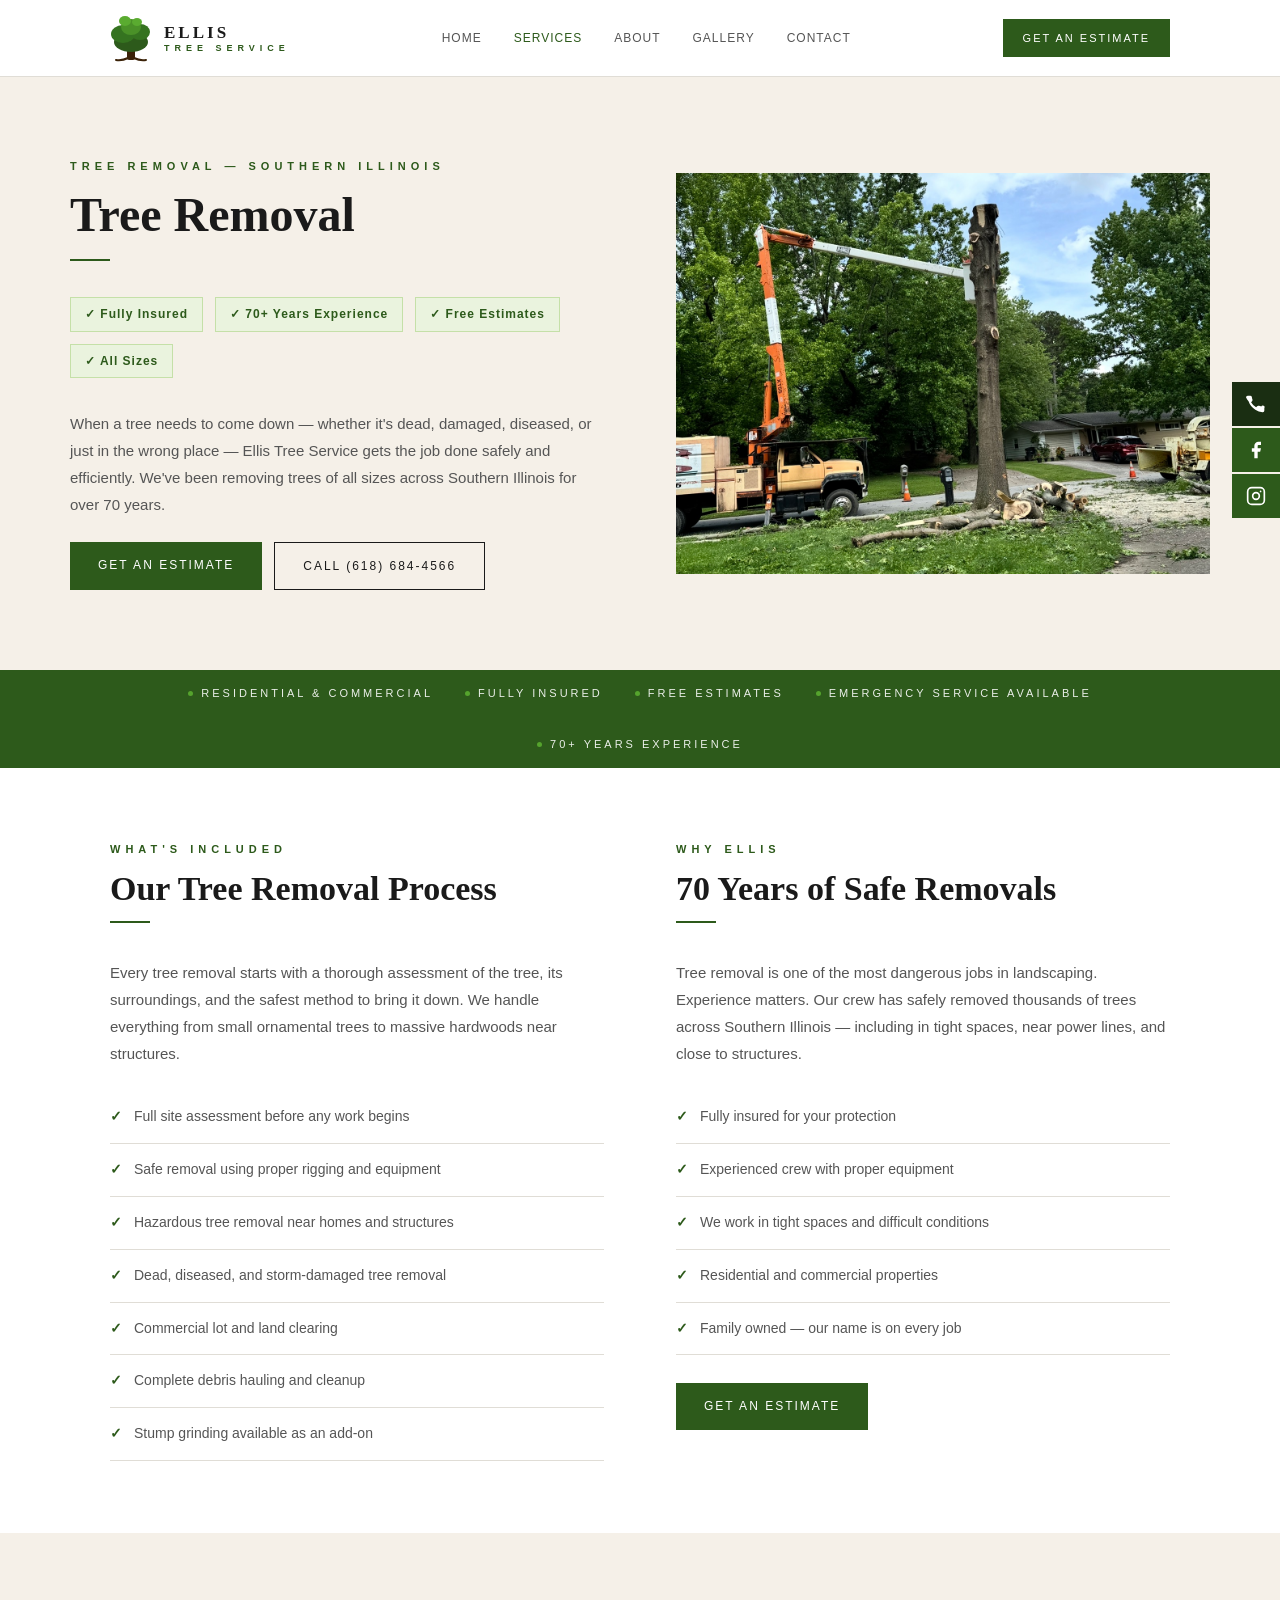
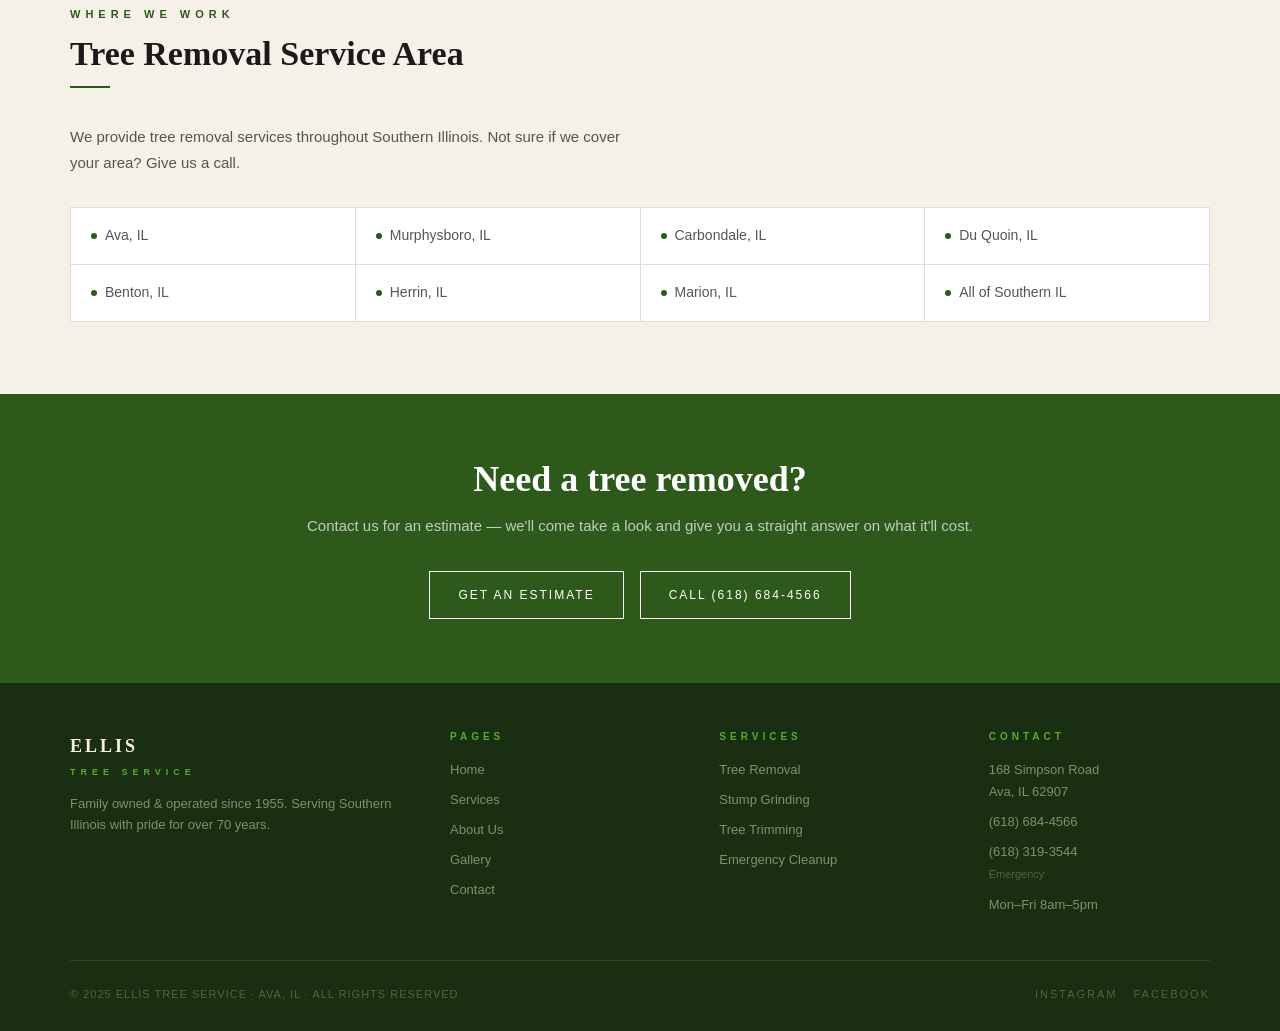
<file: tree-removal.html>
<!DOCTYPE html>
<html lang="en">
<head>
  <meta charset="UTF-8"/>
  <link rel="sitemap" type="application/xml" href="/sitemap.xml">
  <link rel="icon" type="image/x-icon" href="favicon.ico">
  <meta name="viewport" content="width=device-width, initial-scale=1.0"/>
  <meta name="description" content="Professional tree removal in Southern Illinois. Ellis Tree Service removes trees of all sizes safely and efficiently. Fully insured. Call (618) 684-4566 for a free estimate."/>
  <title>Tree Removal Southern Illinois | Ellis Tree Service | Ava, IL</title>
  <link rel="stylesheet" href="css/style.css"/>
  <script type="application/ld+json">
  {
    "@context": "https://schema.org",
    "@type": "Service",
    "name": "Tree Removal",
    "provider": {
      "@type": "LocalBusiness",
      "name": "Ellis Tree Service",
      "telephone": "(618) 684-4566",
      "address": {
        "@type": "PostalAddress",
        "streetAddress": "168 Simpson Road",
        "addressLocality": "Ava",
        "addressRegion": "IL",
        "postalCode": "62907"
      }
    },
    "areaServed": "Southern Illinois",
    "description": "Professional tree removal services for residential and commercial properties across Southern Illinois."
  }
  </script>
  <style>
    .service-hero { background: var(--cream); padding: 80px 40px; }
    .service-hero-inner { max-width: 1140px; margin: 0 auto; display: grid; grid-template-columns: 1fr 1fr; gap: 72px; align-items: center; }
    .service-hero h1 { font-size: 48px; margin-bottom: 16px; }
    .service-hero p { font-size: 15px; color: var(--gray); line-height: 1.8; margin-bottom: 24px; }
    .service-hero img { width: 100%; aspect-ratio: 4/3; object-fit: cover; }
    .badges { display: flex; gap: 12px; flex-wrap: wrap; margin-bottom: 32px; }
    .badge { background: #eaf3de; border: 1px solid #c5e0a8; padding: 6px 14px; font-size: 12px; color: var(--green-dark); letter-spacing: 1px; font-weight: 700; }
    .content-section { padding: 72px 0; }
    .content-inner { max-width: 1140px; margin: 0 auto; padding: 0 40px; display: grid; grid-template-columns: 1fr 1fr; gap: 72px; }
    .why-list { list-style: none; }
    .why-list li { padding: 14px 0; border-bottom: 1px solid var(--border); font-size: 14px; color: var(--gray); display: flex; gap: 12px; align-items: flex-start; }
    .why-list li::before { content: '✓'; color: var(--green-dark); font-weight: 700; flex-shrink: 0; }
    .area-section { background: var(--cream); padding: 72px 40px; }
    .area-inner { max-width: 1140px; margin: 0 auto; }
    .area-grid { display: grid; grid-template-columns: repeat(4,1fr); gap: 1px; background: var(--border); border: 1px solid var(--border); margin-top: 32px; }
    .area-cell { background: #fff; padding: 16px 20px; font-size: 14px; color: var(--gray); display: flex; align-items: center; gap: 8px; }
    .area-dot { width: 6px; height: 6px; background: var(--green-dark); border-radius: 50%; flex-shrink: 0; }
    @media (max-width: 900px) {
      .service-hero-inner, .content-inner { grid-template-columns: 1fr; gap: 36px; }
      .area-grid { grid-template-columns: 1fr 1fr; }
    }
  </style>
</head>
<body>

<nav class="nav">
  <div class="nav-inner">
    <a href="index.html" class="nav-logo">
      <svg viewBox="0 0 42 48" xmlns="http://www.w3.org/2000/svg">
        <path d="M18 44 Q12 47 6 46 M24 44 Q30 47 36 46" stroke="#3b2208" stroke-width="2" fill="none" stroke-linecap="round"/>
        <rect x="17" y="32" width="8" height="14" rx="2" fill="#3b2208"/>
        <ellipse cx="21" cy="28" rx="17" ry="10" fill="#2d5a1b"/>
        <ellipse cx="13" cy="20" rx="12" ry="9" fill="#357320"/>
        <ellipse cx="30" cy="18" rx="10" ry="8" fill="#357320"/>
        <ellipse cx="21" cy="13" rx="10" ry="8" fill="#4a9128"/>
        <ellipse cx="15" cy="7" rx="6" ry="5" fill="#5aab30"/>
        <ellipse cx="27" cy="8" rx="5" ry="4" fill="#5aab30"/>
      </svg>
      <div class="nav-brand">ELLIS<span>TREE SERVICE</span></div>
    </a>
    <div class="nav-links">
      <a href="index.html">Home</a>
      <a href="services.html" class="active">Services</a>
      <a href="about.html">About</a>
      <a href="gallery.html">Gallery</a>
      <a href="contact.html">Contact</a>
    </div>
    <a href="contact.html" class="nav-cta">Get an Estimate</a>
    <div class="nav-hamburger"><span></span><span></span><span></span></div>
  </div>
</nav>

<section class="service-hero">
  <div class="service-hero-inner">
    <div>
      <div class="section-label">Tree Removal — Southern Illinois</div>
      <h1>Tree Removal</h1>
      <div class="section-rule"></div>
      <div class="badges">
        <div class="badge">✓ Fully Insured</div>
        <div class="badge">✓ 70+ Years Experience</div>
        <div class="badge">✓ Free Estimates</div>
        <div class="badge">✓ All Sizes</div>
      </div>
      <p>When a tree needs to come down — whether it's dead, damaged, diseased, or just in the wrong place — Ellis Tree Service gets the job done safely and efficiently. We've been removing trees of all sizes across Southern Illinois for over 70 years.</p>
      <div style="display:flex;gap:12px;flex-wrap:wrap;">
        <a href="contact.html" class="btn btn-primary">Get an Estimate</a>
        <a href="tel:6186844566" class="btn btn-outline">Call (618) 684-4566</a>
      </div>
    </div>
    <img src="largetrunk.jpg" alt="Ellis Tree Service tree removal Southern Illinois"/>
  </div>
</section>

<div class="trust-bar">
  <div class="trust-bar-inner">
    <div class="trust-item"><div class="trust-dot"></div>Residential &amp; Commercial</div>
    <div class="trust-item"><div class="trust-dot"></div>Fully Insured</div>
    <div class="trust-item"><div class="trust-dot"></div>Free Estimates</div>
    <div class="trust-item"><div class="trust-dot"></div>Emergency Service Available</div>
    <div class="trust-item"><div class="trust-dot"></div>70+ Years Experience</div>
  </div>
</div>

<section class="content-section">
  <div class="content-inner">
    <div>
      <div class="section-label">What's Included</div>
      <h2 class="section-h2">Our Tree Removal Process</h2>
      <div class="section-rule"></div>
      <p style="font-size:15px;color:var(--gray);line-height:1.8;margin-bottom:24px;">Every tree removal starts with a thorough assessment of the tree, its surroundings, and the safest method to bring it down. We handle everything from small ornamental trees to massive hardwoods near structures.</p>
      <ul class="why-list">
        <li>Full site assessment before any work begins</li>
        <li>Safe removal using proper rigging and equipment</li>
        <li>Hazardous tree removal near homes and structures</li>
        <li>Dead, diseased, and storm-damaged tree removal</li>
        <li>Commercial lot and land clearing</li>
        <li>Complete debris hauling and cleanup</li>
        <li>Stump grinding available as an add-on</li>
      </ul>
    </div>
    <div>
      <div class="section-label">Why Ellis</div>
      <h2 class="section-h2">70 Years of Safe Removals</h2>
      <div class="section-rule"></div>
      <p style="font-size:15px;color:var(--gray);line-height:1.8;margin-bottom:24px;">Tree removal is one of the most dangerous jobs in landscaping. Experience matters. Our crew has safely removed thousands of trees across Southern Illinois — including in tight spaces, near power lines, and close to structures.</p>
      <ul class="why-list">
        <li>Fully insured for your protection</li>
        <li>Experienced crew with proper equipment</li>
        <li>We work in tight spaces and difficult conditions</li>
        <li>Residential and commercial properties</li>
        <li>Family owned — our name is on every job</li>
      </ul>
      <a href="contact.html" class="btn btn-primary" style="margin-top:28px;">Get an Estimate</a>
    </div>
  </div>
</section>

<section class="area-section">
  <div class="area-inner">
    <div class="section-label">Where We Work</div>
    <h2 class="section-h2">Tree Removal Service Area</h2>
    <div class="section-rule"></div>
    <p style="font-size:15px;color:var(--gray);max-width:560px;">We provide tree removal services throughout Southern Illinois. Not sure if we cover your area? Give us a call.</p>
    <div class="area-grid">
      <div class="area-cell"><div class="area-dot"></div>Ava, IL</div>
      <div class="area-cell"><div class="area-dot"></div>Murphysboro, IL</div>
      <div class="area-cell"><div class="area-dot"></div>Carbondale, IL</div>
      <div class="area-cell"><div class="area-dot"></div>Du Quoin, IL</div>
      <div class="area-cell"><div class="area-dot"></div>Benton, IL</div>
      <div class="area-cell"><div class="area-dot"></div>Herrin, IL</div>
      <div class="area-cell"><div class="area-dot"></div>Marion, IL</div>
      <div class="area-cell"><div class="area-dot"></div>All of Southern IL</div>
    </div>
  </div>
</section>

<section style="background:var(--green-dark);padding:64px 40px;text-align:center;">
  <h2 style="font-size:36px;color:#fff;margin-bottom:12px;">Need a tree removed?</h2>
  <p style="font-size:15px;color:rgba(255,255,255,0.7);margin-bottom:32px;">Contact us for an estimate — we'll come take a look and give you a straight answer on what it'll cost.</p>
  <div style="display:flex;gap:16px;justify-content:center;flex-wrap:wrap;">
    <a href="contact.html" class="btn btn-outline-white">Get an Estimate</a>
    <a href="tel:6186844566" class="btn btn-outline-white">Call (618) 684-4566</a>
  </div>
</section>

<footer>
  <div class="footer-inner">
    <div class="footer-top">
      <div><div class="footer-brand">ELLIS<span>TREE SERVICE</span></div><p class="footer-tagline">Family owned &amp; operated since 1955. Serving Southern Illinois with pride for over 70 years.</p></div>
      <div class="footer-col"><h4>Pages</h4><a href="index.html">Home</a><a href="services.html">Services</a><a href="about.html">About Us</a><a href="gallery.html">Gallery</a><a href="contact.html">Contact</a></div>
      <div class="footer-col"><h4>Services</h4><a href="tree-removal.html">Tree Removal</a><a href="stump-grinding.html">Stump Grinding</a><a href="tree-trimming.html">Tree Trimming</a><a href="emergency-cleanup.html">Emergency Cleanup</a></div>
      <div class="footer-col"><h4>Contact</h4><p>168 Simpson Road<br>Ava, IL 62907</p><p style="margin-top:8px;">(618) 684-4566</p><p style="margin-top:4px;">(618) 319-3544<br><span style="font-size:11px;color:#4a6a38;">Emergency</span></p><p style="margin-top:8px;">Mon–Fri 8am–5pm</p></div>
    </div>
    <div class="footer-bottom">
      <p class="footer-copy">© 2025 ELLIS TREE SERVICE · AVA, IL · ALL RIGHTS RESERVED</p>
      <div class="footer-social"><a href="http://instagram.com/ellistreeil" target="_blank">Instagram</a><a href="https://www.facebook.com/share/1ASiptUKjM/" target="_blank">Facebook</a></div>
    </div>
  </div>
</footer>

<div style="position:fixed;right:0;top:50%;transform:translateY(-50%);z-index:999;display:flex;flex-direction:column;gap:2px;">
  <a href="tel:6186844566" style="background:#1a2e12;color:#fff;padding:12px 14px;display:flex;align-items:center;justify-content:center;text-decoration:none;" title="Call Us">
    <svg width="20" height="20" viewBox="0 0 24 24" fill="white"><path d="M22 16.92v3a2 2 0 01-2.18 2 19.79 19.79 0 01-8.63-3.07A19.5 19.5 0 013.07 8.63 19.79 19.79 0 01.08 4.12 2 2 0 012 2h3a2 2 0 012 1.72c.127.96.361 1.903.7 2.81a2 2 0 01-.45 2.11L6.09 9.91a16 16 0 006 6l1.27-1.27a2 2 0 012.11-.45c.907.339 1.85.573 2.81.7A2 2 0 0122 16.92z"/></svg>
  </a>
  <a href="https://www.facebook.com/share/1ASiptUKjM/" target="_blank" style="background:#2d5a1b;color:#fff;padding:12px 14px;display:flex;align-items:center;justify-content:center;text-decoration:none;" title="Facebook">
    <svg width="20" height="20" viewBox="0 0 24 24" fill="white"><path d="M18 2h-3a5 5 0 00-5 5v3H7v4h3v8h4v-8h3l1-4h-4V7a1 1 0 011-1h3z"/></svg>
  </a>
  <a href="http://instagram.com/ellistreeil" target="_blank" style="background:#2d5a1b;color:#fff;padding:12px 14px;display:flex;align-items:center;justify-content:center;text-decoration:none;" title="Instagram">
    <svg width="20" height="20" viewBox="0 0 24 24" fill="none" stroke="white" stroke-width="2"><rect x="2" y="2" width="20" height="20" rx="5" ry="5"/><circle cx="12" cy="12" r="4"/><circle cx="17.5" cy="6.5" r="1" fill="white" stroke="none"/></svg>
  </a>
</div>

<style>.mobile-call-btn{display:none;position:fixed;bottom:0;left:0;right:0;z-index:1000;background:#2d5a1b;color:#fff;text-align:center;padding:16px;font-family:Arial,sans-serif;font-size:15px;font-weight:700;letter-spacing:2px;text-transform:uppercase;text-decoration:none;}@media(max-width:768px){.mobile-call-btn{display:block;}body{padding-bottom:56px;}}</style>
<a href="tel:6186844566" class="mobile-call-btn">📞 Call Now — (618) 684-4566</a>

<script src="js/site.js"></script>
</body>
</html>
</file>
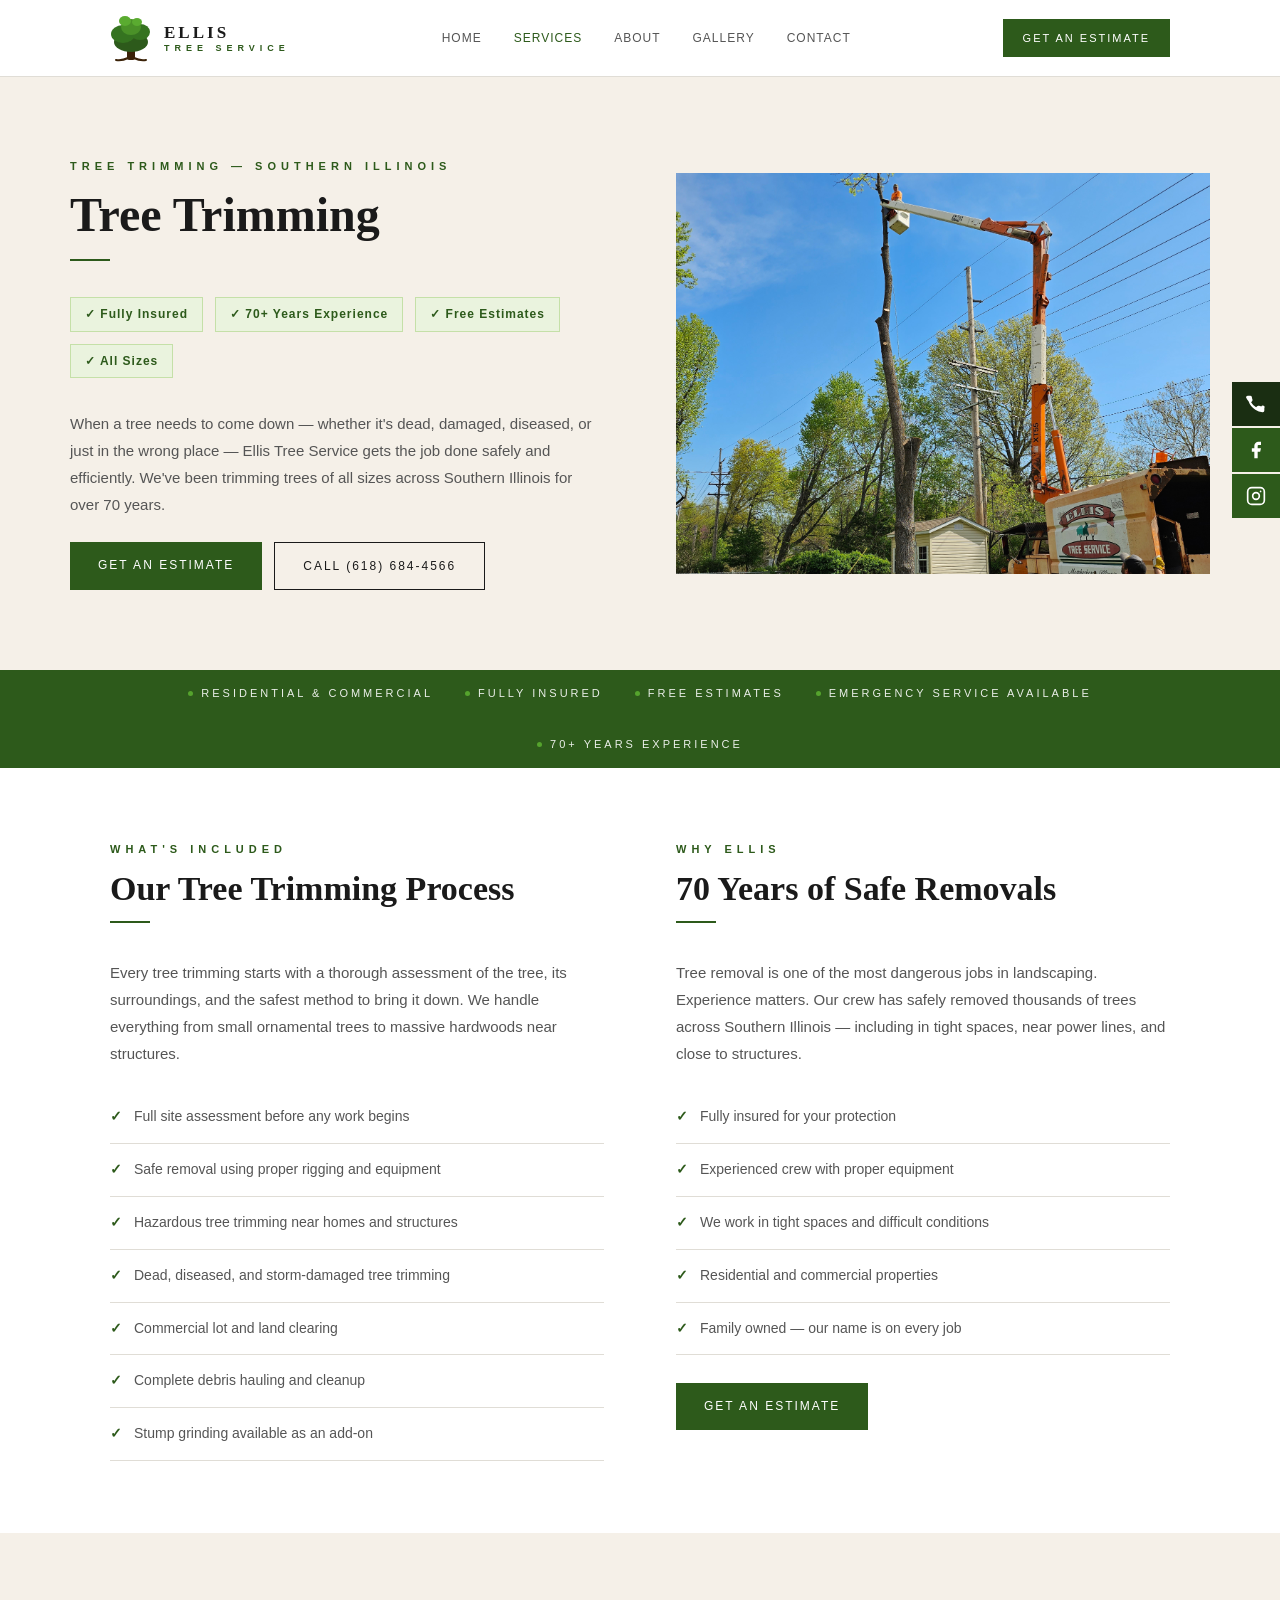
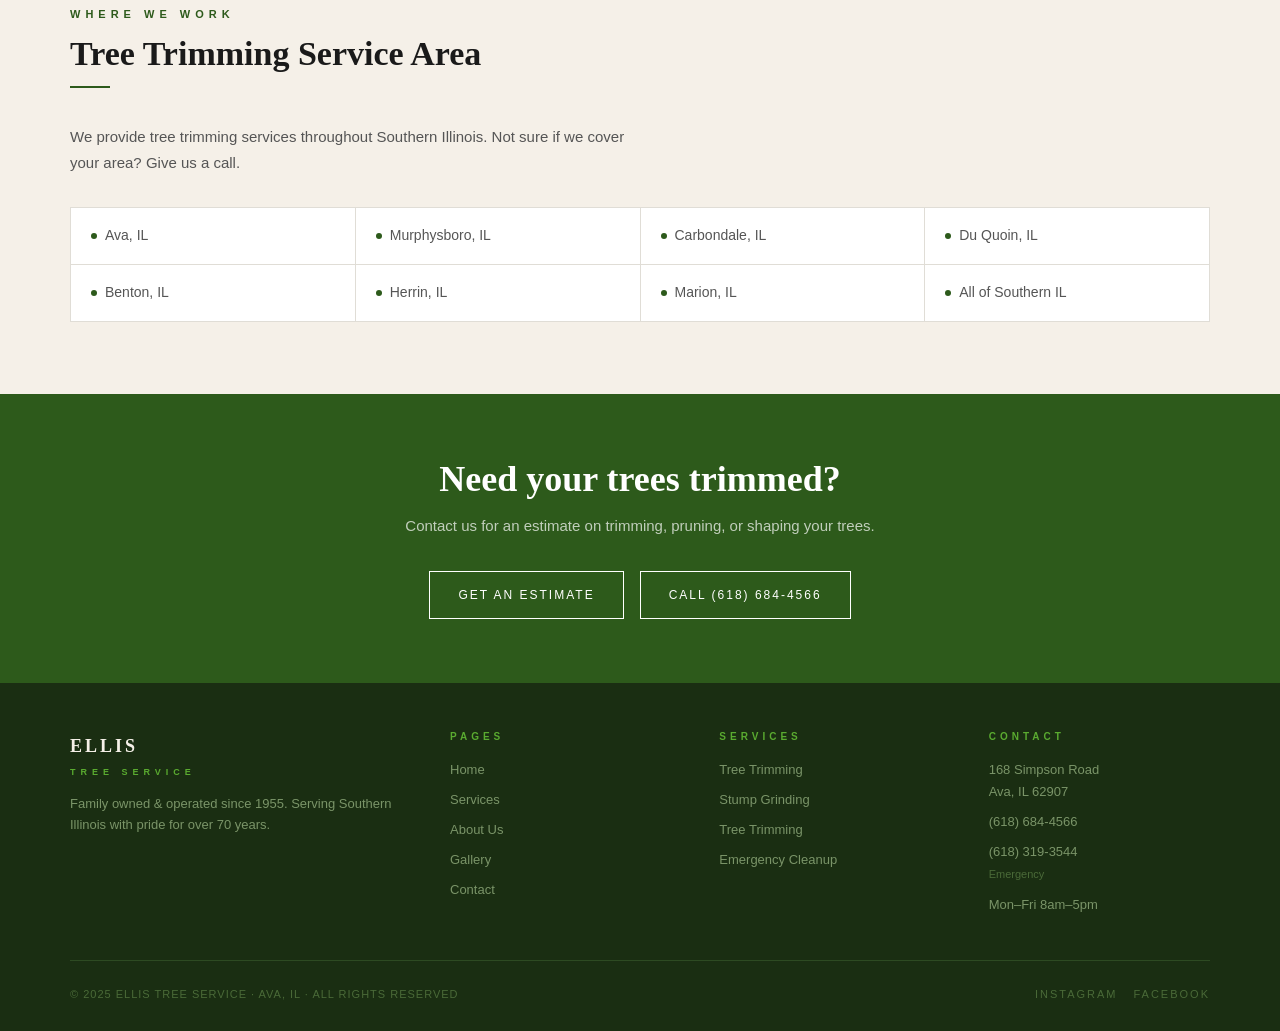
<file: tree-trimming.html>
<!DOCTYPE html>
<html lang="en">
<head>
  <meta charset="UTF-8"/>
  <link rel="sitemap" type="application/xml" href="/sitemap.xml">
  <link rel="icon" type="image/x-icon" href="favicon.ico">
  <meta name="viewport" content="width=device-width, initial-scale=1.0"/>
  <meta name="description" content="Professional tree trimming in Southern Illinois. Ellis Tree Service trims and shapes trees of all sizes safely and efficiently. Fully insured. Call (618) 684-4566 for a free estimate."/>
  <title>Tree Trimming Southern Illinois | Ellis Tree Service | Ava, IL</title>
  <link rel="stylesheet" href="css/style.css"/>
  <script type="application/ld+json">
  {
    "@context": "https://schema.org",
    "@type": "Service",
    "name": "Tree Trimming",
    "provider": {
      "@type": "LocalBusiness",
      "name": "Ellis Tree Service",
      "telephone": "(618) 684-4566",
      "address": {
        "@type": "PostalAddress",
        "streetAddress": "168 Simpson Road",
        "addressLocality": "Ava",
        "addressRegion": "IL",
        "postalCode": "62907"
      }
    },
    "areaServed": "Southern Illinois",
    "description": "Professional tree trimming services for residential and commercial properties across Southern Illinois."
  }
  </script>
  <style>
    .service-hero { background: var(--cream); padding: 80px 40px; }
    .service-hero-inner { max-width: 1140px; margin: 0 auto; display: grid; grid-template-columns: 1fr 1fr; gap: 72px; align-items: center; }
    .service-hero h1 { font-size: 48px; margin-bottom: 16px; }
    .service-hero p { font-size: 15px; color: var(--gray); line-height: 1.8; margin-bottom: 24px; }
    .service-hero img { width: 100%; aspect-ratio: 4/3; object-fit: cover; }
    .badges { display: flex; gap: 12px; flex-wrap: wrap; margin-bottom: 32px; }
    .badge { background: #eaf3de; border: 1px solid #c5e0a8; padding: 6px 14px; font-size: 12px; color: var(--green-dark); letter-spacing: 1px; font-weight: 700; }
    .content-section { padding: 72px 0; }
    .content-inner { max-width: 1140px; margin: 0 auto; padding: 0 40px; display: grid; grid-template-columns: 1fr 1fr; gap: 72px; }
    .why-list { list-style: none; }
    .why-list li { padding: 14px 0; border-bottom: 1px solid var(--border); font-size: 14px; color: var(--gray); display: flex; gap: 12px; align-items: flex-start; }
    .why-list li::before { content: '✓'; color: var(--green-dark); font-weight: 700; flex-shrink: 0; }
    .area-section { background: var(--cream); padding: 72px 40px; }
    .area-inner { max-width: 1140px; margin: 0 auto; }
    .area-grid { display: grid; grid-template-columns: repeat(4,1fr); gap: 1px; background: var(--border); border: 1px solid var(--border); margin-top: 32px; }
    .area-cell { background: #fff; padding: 16px 20px; font-size: 14px; color: var(--gray); display: flex; align-items: center; gap: 8px; }
    .area-dot { width: 6px; height: 6px; background: var(--green-dark); border-radius: 50%; flex-shrink: 0; }
    @media (max-width: 900px) {
      .service-hero-inner, .content-inner { grid-template-columns: 1fr; gap: 36px; }
      .area-grid { grid-template-columns: 1fr 1fr; }
    }
  </style>
</head>
<body>

<nav class="nav">
  <div class="nav-inner">
    <a href="index.html" class="nav-logo">
      <svg viewBox="0 0 42 48" xmlns="http://www.w3.org/2000/svg">
        <path d="M18 44 Q12 47 6 46 M24 44 Q30 47 36 46" stroke="#3b2208" stroke-width="2" fill="none" stroke-linecap="round"/>
        <rect x="17" y="32" width="8" height="14" rx="2" fill="#3b2208"/>
        <ellipse cx="21" cy="28" rx="17" ry="10" fill="#2d5a1b"/>
        <ellipse cx="13" cy="20" rx="12" ry="9" fill="#357320"/>
        <ellipse cx="30" cy="18" rx="10" ry="8" fill="#357320"/>
        <ellipse cx="21" cy="13" rx="10" ry="8" fill="#4a9128"/>
        <ellipse cx="15" cy="7" rx="6" ry="5" fill="#5aab30"/>
        <ellipse cx="27" cy="8" rx="5" ry="4" fill="#5aab30"/>
      </svg>
      <div class="nav-brand">ELLIS<span>TREE SERVICE</span></div>
    </a>
    <div class="nav-links">
      <a href="index.html">Home</a>
      <a href="services.html" class="active">Services</a>
      <a href="about.html">About</a>
      <a href="gallery.html">Gallery</a>
      <a href="contact.html">Contact</a>
    </div>
    <a href="contact.html" class="nav-cta">Get an Estimate</a>
    <div class="nav-hamburger"><span></span><span></span><span></span></div>
  </div>
</nav>

<section class="service-hero">
  <div class="service-hero-inner">
    <div>
      <div class="section-label">Tree Trimming — Southern Illinois</div>
      <h1>Tree Trimming</h1>
      <div class="section-rule"></div>
      <div class="badges">
        <div class="badge">✓ Fully Insured</div>
        <div class="badge">✓ 70+ Years Experience</div>
        <div class="badge">✓ Free Estimates</div>
        <div class="badge">✓ All Sizes</div>
      </div>
      <p>When a tree needs to come down — whether it's dead, damaged, diseased, or just in the wrong place — Ellis Tree Service gets the job done safely and efficiently. We've been trimming trees of all sizes across Southern Illinois for over 70 years.</p>
      <div style="display:flex;gap:12px;flex-wrap:wrap;">
        <a href="contact.html" class="btn btn-primary">Get an Estimate</a>
        <a href="tel:6186844566" class="btn btn-outline">Call (618) 684-4566</a>
      </div>
    </div>
    <img src="Treecutting.jpg" alt="Ellis Tree Service tree trimming Southern Illinois"/>
  </div>
</section>

<div class="trust-bar">
  <div class="trust-bar-inner">
    <div class="trust-item"><div class="trust-dot"></div>Residential &amp; Commercial</div>
    <div class="trust-item"><div class="trust-dot"></div>Fully Insured</div>
    <div class="trust-item"><div class="trust-dot"></div>Free Estimates</div>
    <div class="trust-item"><div class="trust-dot"></div>Emergency Service Available</div>
    <div class="trust-item"><div class="trust-dot"></div>70+ Years Experience</div>
  </div>
</div>

<section class="content-section">
  <div class="content-inner">
    <div>
      <div class="section-label">What's Included</div>
      <h2 class="section-h2">Our Tree Trimming Process</h2>
      <div class="section-rule"></div>
      <p style="font-size:15px;color:var(--gray);line-height:1.8;margin-bottom:24px;">Every tree trimming starts with a thorough assessment of the tree, its surroundings, and the safest method to bring it down. We handle everything from small ornamental trees to massive hardwoods near structures.</p>
      <ul class="why-list">
        <li>Full site assessment before any work begins</li>
        <li>Safe removal using proper rigging and equipment</li>
        <li>Hazardous tree trimming near homes and structures</li>
        <li>Dead, diseased, and storm-damaged tree trimming</li>
        <li>Commercial lot and land clearing</li>
        <li>Complete debris hauling and cleanup</li>
        <li>Stump grinding available as an add-on</li>
      </ul>
    </div>
    <div>
      <div class="section-label">Why Ellis</div>
      <h2 class="section-h2">70 Years of Safe Removals</h2>
      <div class="section-rule"></div>
      <p style="font-size:15px;color:var(--gray);line-height:1.8;margin-bottom:24px;">Tree removal is one of the most dangerous jobs in landscaping. Experience matters. Our crew has safely removed thousands of trees across Southern Illinois — including in tight spaces, near power lines, and close to structures.</p>
      <ul class="why-list">
        <li>Fully insured for your protection</li>
        <li>Experienced crew with proper equipment</li>
        <li>We work in tight spaces and difficult conditions</li>
        <li>Residential and commercial properties</li>
        <li>Family owned — our name is on every job</li>
      </ul>
      <a href="contact.html" class="btn btn-primary" style="margin-top:28px;">Get an Estimate</a>
    </div>
  </div>
</section>

<section class="area-section">
  <div class="area-inner">
    <div class="section-label">Where We Work</div>
    <h2 class="section-h2">Tree Trimming Service Area</h2>
    <div class="section-rule"></div>
    <p style="font-size:15px;color:var(--gray);max-width:560px;">We provide tree trimming services throughout Southern Illinois. Not sure if we cover your area? Give us a call.</p>
    <div class="area-grid">
      <div class="area-cell"><div class="area-dot"></div>Ava, IL</div>
      <div class="area-cell"><div class="area-dot"></div>Murphysboro, IL</div>
      <div class="area-cell"><div class="area-dot"></div>Carbondale, IL</div>
      <div class="area-cell"><div class="area-dot"></div>Du Quoin, IL</div>
      <div class="area-cell"><div class="area-dot"></div>Benton, IL</div>
      <div class="area-cell"><div class="area-dot"></div>Herrin, IL</div>
      <div class="area-cell"><div class="area-dot"></div>Marion, IL</div>
      <div class="area-cell"><div class="area-dot"></div>All of Southern IL</div>
    </div>
  </div>
</section>

<section style="background:var(--green-dark);padding:64px 40px;text-align:center;">
  <h2 style="font-size:36px;color:#fff;margin-bottom:12px;">Need your trees trimmed?</h2>
  <p style="font-size:15px;color:rgba(255,255,255,0.7);margin-bottom:32px;">Contact us for an estimate on trimming, pruning, or shaping your trees.</p>
  <div style="display:flex;gap:16px;justify-content:center;flex-wrap:wrap;">
    <a href="contact.html" class="btn btn-outline-white">Get an Estimate</a>
    <a href="tel:6186844566" class="btn btn-outline-white">Call (618) 684-4566</a>
  </div>
</section>

<footer>
  <div class="footer-inner">
    <div class="footer-top">
      <div><div class="footer-brand">ELLIS<span>TREE SERVICE</span></div><p class="footer-tagline">Family owned &amp; operated since 1955. Serving Southern Illinois with pride for over 70 years.</p></div>
      <div class="footer-col"><h4>Pages</h4><a href="index.html">Home</a><a href="services.html">Services</a><a href="about.html">About Us</a><a href="gallery.html">Gallery</a><a href="contact.html">Contact</a></div>
      <div class="footer-col"><h4>Services</h4><a href="tree-trimming.html">Tree Trimming</a><a href="stump-grinding.html">Stump Grinding</a><a href="tree-trimming.html">Tree Trimming</a><a href="emergency-cleanup.html">Emergency Cleanup</a></div>
      <div class="footer-col"><h4>Contact</h4><p>168 Simpson Road<br>Ava, IL 62907</p><p style="margin-top:8px;">(618) 684-4566</p><p style="margin-top:4px;">(618) 319-3544<br><span style="font-size:11px;color:#4a6a38;">Emergency</span></p><p style="margin-top:8px;">Mon–Fri 8am–5pm</p></div>
    </div>
    <div class="footer-bottom">
      <p class="footer-copy">© 2025 ELLIS TREE SERVICE · AVA, IL · ALL RIGHTS RESERVED</p>
      <div class="footer-social"><a href="http://instagram.com/ellistreeil" target="_blank">Instagram</a><a href="https://www.facebook.com/share/1ASiptUKjM/" target="_blank">Facebook</a></div>
    </div>
  </div>
</footer>

<div style="position:fixed;right:0;top:50%;transform:translateY(-50%);z-index:999;display:flex;flex-direction:column;gap:2px;">
  <a href="tel:6186844566" style="background:#1a2e12;color:#fff;padding:12px 14px;display:flex;align-items:center;justify-content:center;text-decoration:none;" title="Call Us">
    <svg width="20" height="20" viewBox="0 0 24 24" fill="white"><path d="M22 16.92v3a2 2 0 01-2.18 2 19.79 19.79 0 01-8.63-3.07A19.5 19.5 0 013.07 8.63 19.79 19.79 0 01.08 4.12 2 2 0 012 2h3a2 2 0 012 1.72c.127.96.361 1.903.7 2.81a2 2 0 01-.45 2.11L6.09 9.91a16 16 0 006 6l1.27-1.27a2 2 0 012.11-.45c.907.339 1.85.573 2.81.7A2 2 0 0122 16.92z"/></svg>
  </a>
  <a href="https://www.facebook.com/share/1ASiptUKjM/" target="_blank" style="background:#2d5a1b;color:#fff;padding:12px 14px;display:flex;align-items:center;justify-content:center;text-decoration:none;" title="Facebook">
    <svg width="20" height="20" viewBox="0 0 24 24" fill="white"><path d="M18 2h-3a5 5 0 00-5 5v3H7v4h3v8h4v-8h3l1-4h-4V7a1 1 0 011-1h3z"/></svg>
  </a>
  <a href="http://instagram.com/ellistreeil" target="_blank" style="background:#2d5a1b;color:#fff;padding:12px 14px;display:flex;align-items:center;justify-content:center;text-decoration:none;" title="Instagram">
    <svg width="20" height="20" viewBox="0 0 24 24" fill="none" stroke="white" stroke-width="2"><rect x="2" y="2" width="20" height="20" rx="5" ry="5"/><circle cx="12" cy="12" r="4"/><circle cx="17.5" cy="6.5" r="1" fill="white" stroke="none"/></svg>
  </a>
</div>

<style>.mobile-call-btn{display:none;position:fixed;bottom:0;left:0;right:0;z-index:1000;background:#2d5a1b;color:#fff;text-align:center;padding:16px;font-family:Arial,sans-serif;font-size:15px;font-weight:700;letter-spacing:2px;text-transform:uppercase;text-decoration:none;}@media(max-width:768px){.mobile-call-btn{display:block;}body{padding-bottom:56px;}}</style>
<a href="tel:6186844566" class="mobile-call-btn">📞 Call Now — (618) 684-4566</a>

<script src="js/site.js"></script>
</body>
</html>
</file>
<file: css/style.css>
/* =====================================================
   ELLIS TREE SERVICE — Main Stylesheet
   Colors:
     --green-dark:   #2d5a1b
     --green-mid:    #357320
     --green-light:  #5aab30
     --brown:        #3b2208
     --cream:        #f5f0e8
     --black:        #1a1a1a
     --gray:         #555555
     --footer-dark:  #1a2e12
===================================================== */

*, *::before, *::after { box-sizing: border-box; margin: 0; padding: 0; }

:root {
  --green-dark: #2d5a1b;
  --green-mid: #357320;
  --green-light: #5aab30;
  --brown: #3b2208;
  --cream: #f5f0e8;
  --black: #1a1a1a;
  --gray: #555;
  --gray-light: #888;
  --border: #e0ddd6;
  --footer-dark: #1a2e12;
}

html { scroll-behavior: smooth; }

body {
  font-family: Arial, Helvetica, sans-serif;
  color: var(--black);
  background: #fff;
  font-size: 16px;
  line-height: 1.7;
}

h1, h2, h3, h4 {
  font-family: Georgia, serif;
  font-weight: 700;
  line-height: 1.2;
}

a { color: inherit; text-decoration: none; }
img { max-width: 100%; display: block; }

/* ── UTILITIES ─────────────────────────────────── */
.container { max-width: 1140px; margin: 0 auto; padding: 0 40px; }
.section-label {
  font-family: Arial, sans-serif;
  font-size: 11px;
  color: var(--green-dark);
  letter-spacing: 5px;
  font-weight: 700;
  text-transform: uppercase;
  margin-bottom: 10px;
}
.section-rule { width: 40px; height: 2px; background: var(--green-dark); margin: 12px 0 36px; }
.section-h2 { font-size: 34px; color: var(--black); }
.btn {
  display: inline-block;
  font-family: Arial, sans-serif;
  font-size: 12px;
  letter-spacing: 2px;
  text-transform: uppercase;
  padding: 13px 28px;
  border: none;
  cursor: pointer;
  transition: background 0.2s, color 0.2s;
}
.btn-primary { background: var(--green-dark); color: #fff; }
.btn-primary:hover { background: var(--green-mid); }
.btn-outline { background: transparent; color: var(--black); border: 1.5px solid var(--black); }
.btn-outline:hover { background: var(--black); color: #fff; }
.btn-outline-white { background: transparent; color: #fff; border: 1.5px solid #fff; }
.btn-outline-white:hover { background: #fff; color: var(--green-dark); }

/* photo placeholder */
.photo-placeholder {
  background: #e8e4dc;
  display: flex;
  flex-direction: column;
  align-items: center;
  justify-content: center;
  gap: 10px;
  color: #a09890;
  font-family: Arial, sans-serif;
  font-size: 12px;
  letter-spacing: 2px;
  text-transform: uppercase;
}
.photo-placeholder svg { opacity: 0.4; }

/* ── NAV ───────────────────────────────────────── */
.nav {
  position: sticky;
  top: 0;
  z-index: 100;
  background: #fff;
  border-bottom: 1px solid var(--border);
}
.nav-inner {
  display: flex;
  align-items: center;
  justify-content: space-between;
  padding: 14px 40px;
  max-width: 1140px;
  margin: 0 auto;
}
.nav-logo { display: flex; align-items: center; gap: 12px; }
.nav-logo svg { width: 42px; height: 48px; }
.nav-brand { font-family: Georgia, serif; font-size: 17px; font-weight: 700; letter-spacing: 3px; line-height: 1; }
.nav-brand span { display: block; font-family: Arial, sans-serif; font-size: 9px; color: var(--green-dark); letter-spacing: 5px; font-weight: 700; margin-top: 3px; }
.nav-links { display: flex; gap: 32px; }
.nav-links a { font-size: 12px; color: var(--gray); letter-spacing: 1px; text-transform: uppercase; transition: color 0.2s; }
.nav-links a:hover, .nav-links a.active { color: var(--green-dark); }
.nav-cta {
  font-family: Arial, sans-serif;
  font-size: 11px;
  letter-spacing: 2px;
  text-transform: uppercase;
  background: var(--green-dark);
  color: #fff;
  padding: 10px 20px;
  border: none;
  cursor: pointer;
  transition: background 0.2s;
}
.nav-cta:hover { background: var(--green-mid); }
.nav-hamburger { display: none; cursor: pointer; flex-direction: column; gap: 5px; }
.nav-hamburger span { display: block; width: 24px; height: 2px; background: var(--black); transition: all 0.3s; }

/* ── TRUST BAR ─────────────────────────────────── */
.trust-bar {
  background: var(--green-dark);
  padding: 14px 40px;
}
.trust-bar-inner {
  max-width: 1140px;
  margin: 0 auto;
  display: flex;
  gap: 32px;
  align-items: center;
  justify-content: center;
  flex-wrap: wrap;
}
.trust-item {
  font-size: 11px;
  color: #fff;
  letter-spacing: 3px;
  text-transform: uppercase;
  display: flex;
  align-items: center;
  gap: 8px;
  opacity: 0.9;
}
.trust-dot { width: 5px; height: 5px; background: var(--green-light); border-radius: 50%; flex-shrink: 0; }

/* ── FOOTER ────────────────────────────────────── */
footer {
  background: var(--footer-dark);
  padding: 48px 40px 28px;
}
.footer-inner {
  max-width: 1140px;
  margin: 0 auto;
}
.footer-top {
  display: grid;
  grid-template-columns: 1.5fr 1fr 1fr 1fr;
  gap: 48px;
  padding-bottom: 36px;
  border-bottom: 1px solid #2d4a22;
}
.footer-brand { font-family: Georgia, serif; font-size: 18px; font-weight: 700; color: #f5f0e8; letter-spacing: 3px; }
.footer-brand span { display: block; font-family: Arial, sans-serif; font-size: 9px; color: var(--green-light); letter-spacing: 5px; margin-top: 3px; margin-bottom: 14px; }
.footer-tagline { font-size: 13px; color: #7a9468; line-height: 1.6; }
.footer-col h4 { font-family: Arial, sans-serif; font-size: 10px; color: var(--green-light); letter-spacing: 4px; text-transform: uppercase; margin-bottom: 16px; font-weight: 700; }
.footer-col a, .footer-col p { display: block; font-size: 13px; color: #7a9468; margin-bottom: 8px; transition: color 0.2s; }
.footer-col a:hover { color: #f5f0e8; }
.footer-bottom {
  display: flex;
  justify-content: space-between;
  align-items: center;
  padding-top: 24px;
  flex-wrap: wrap;
  gap: 12px;
}
.footer-copy { font-size: 11px; color: #4a6a38; letter-spacing: 1px; }
.footer-social { display: flex; gap: 16px; }
.footer-social a { font-size: 11px; color: #4a6a38; letter-spacing: 2px; text-transform: uppercase; transition: color 0.2s; }
.footer-social a:hover { color: var(--green-light); }

/* ── PAGE HERO (inner pages) ───────────────────── */
.page-hero {
  background: var(--cream);
  padding: 64px 40px;
  border-bottom: 1px solid var(--border);
}
.page-hero-inner { max-width: 1140px; margin: 0 auto; }
.page-hero h1 { font-size: 48px; color: var(--black); margin-bottom: 12px; }
.page-hero p { font-size: 15px; color: var(--gray); max-width: 560px; }

/* ── MOBILE ────────────────────────────────────── */
@media (max-width: 768px) {
  .nav-links, .nav-cta { display: none; }
  .nav-hamburger { display: flex; }
  .nav-links.open {
    display: flex;
    flex-direction: column;
    position: absolute;
    top: 70px;
    left: 0; right: 0;
    background: #fff;
    padding: 20px 40px;
    border-bottom: 1px solid var(--border);
    gap: 16px;
  }
  .container { padding: 0 20px; }
  .footer-top { grid-template-columns: 1fr 1fr; gap: 32px; }
  .trust-bar { padding: 14px 20px; }
  .trust-bar-inner { gap: 16px; justify-content: flex-start; }
}
</file>
